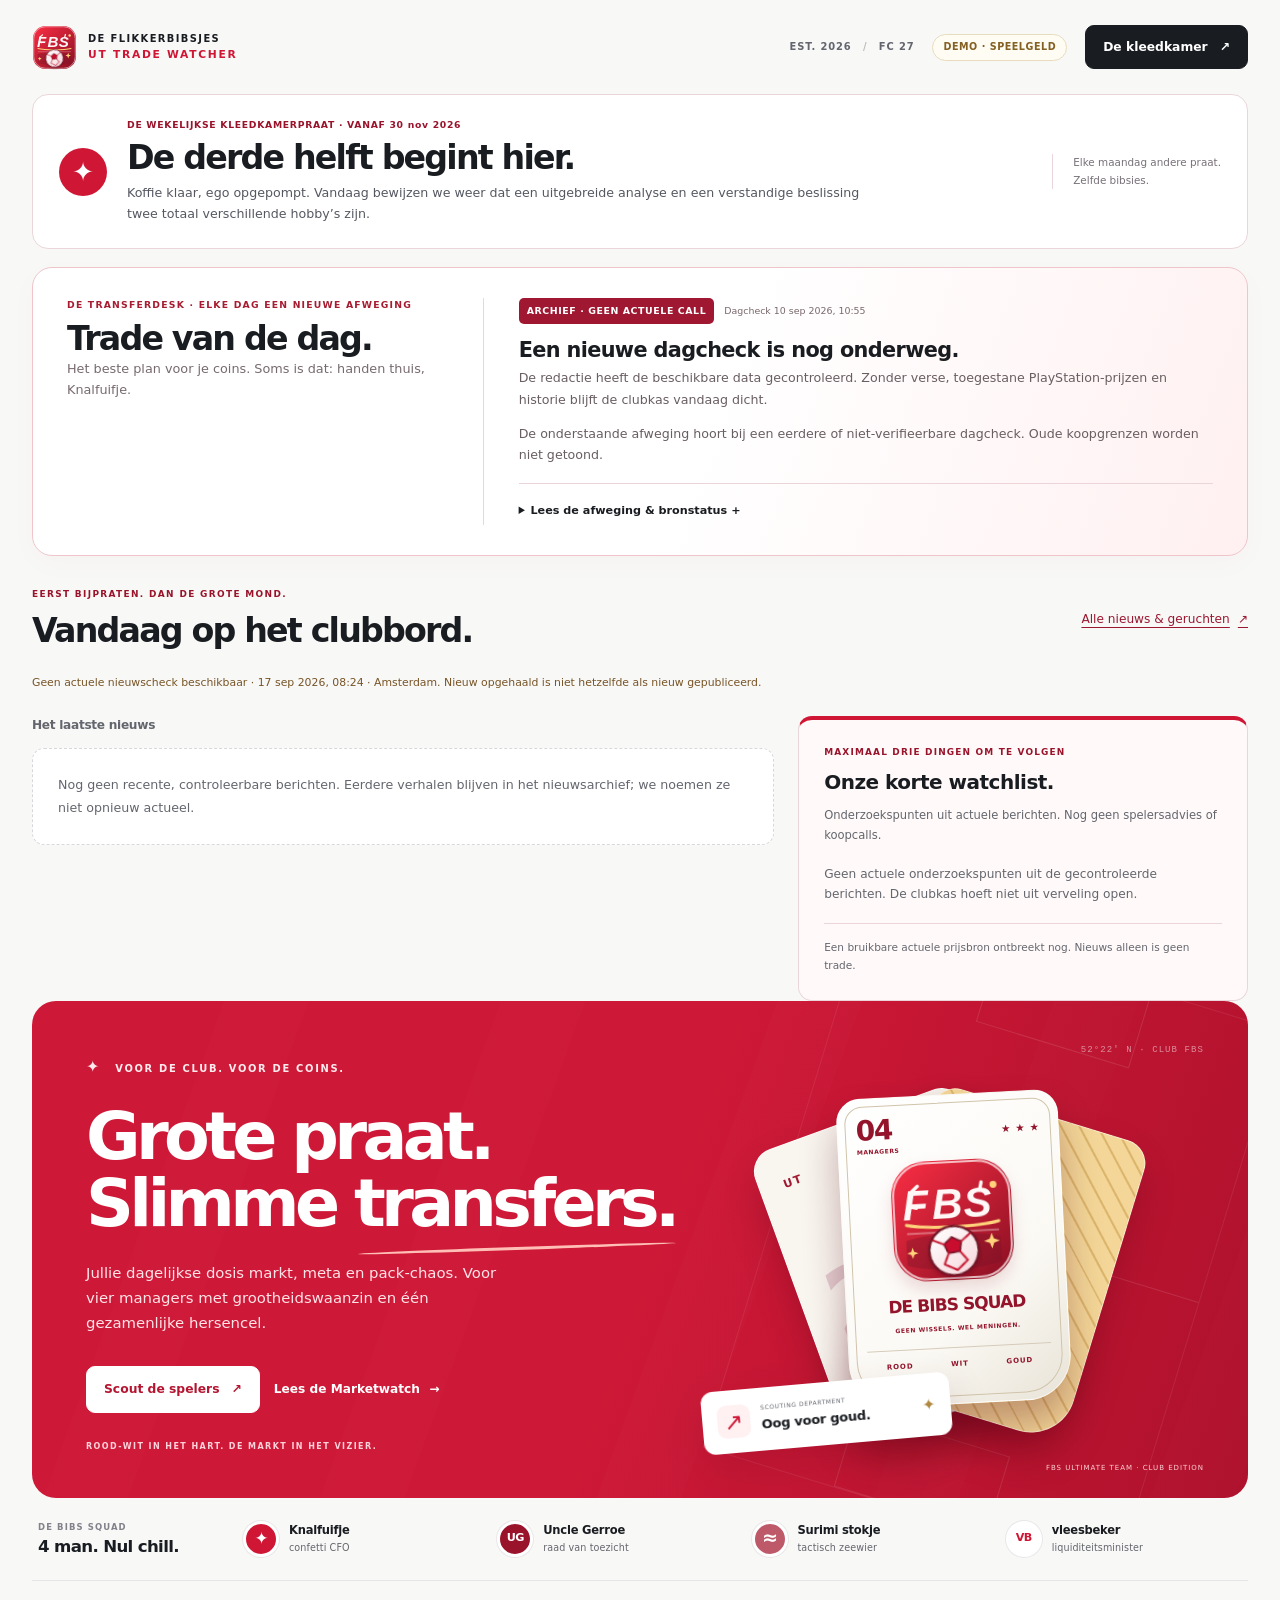
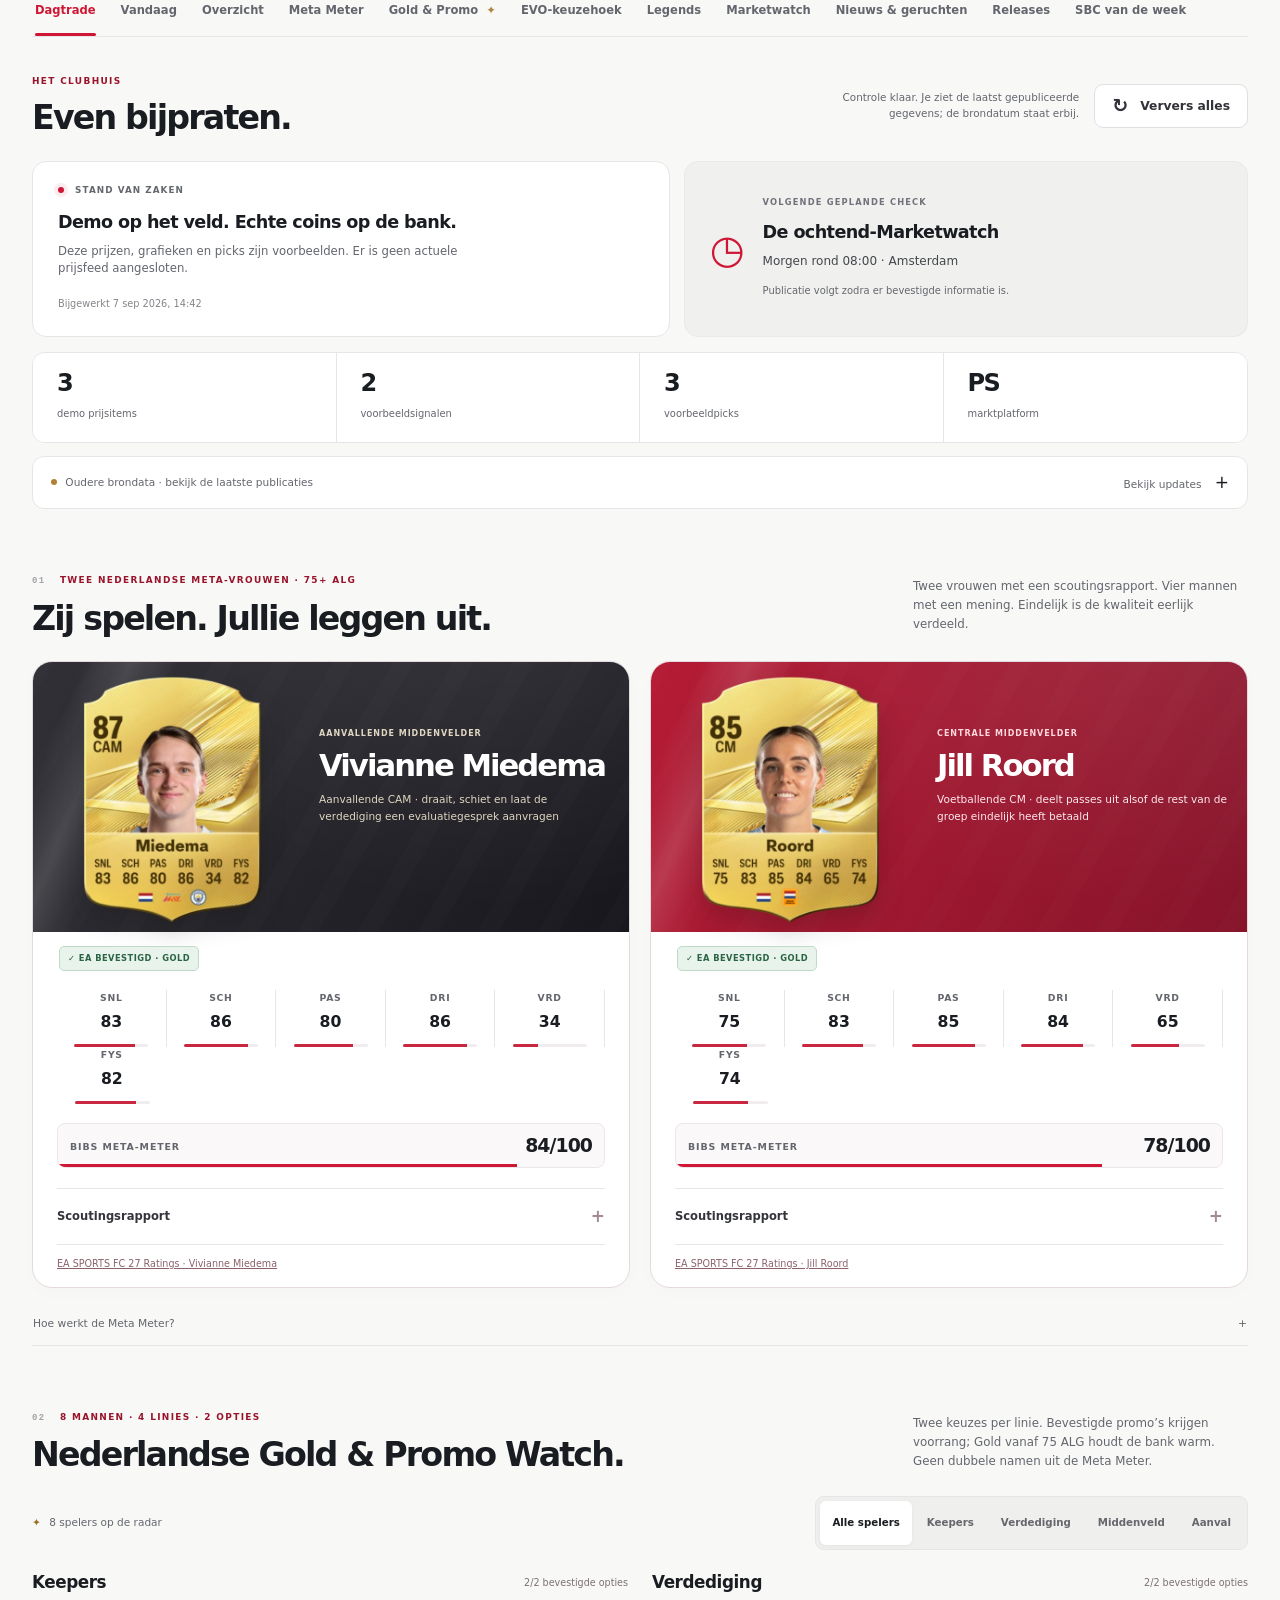
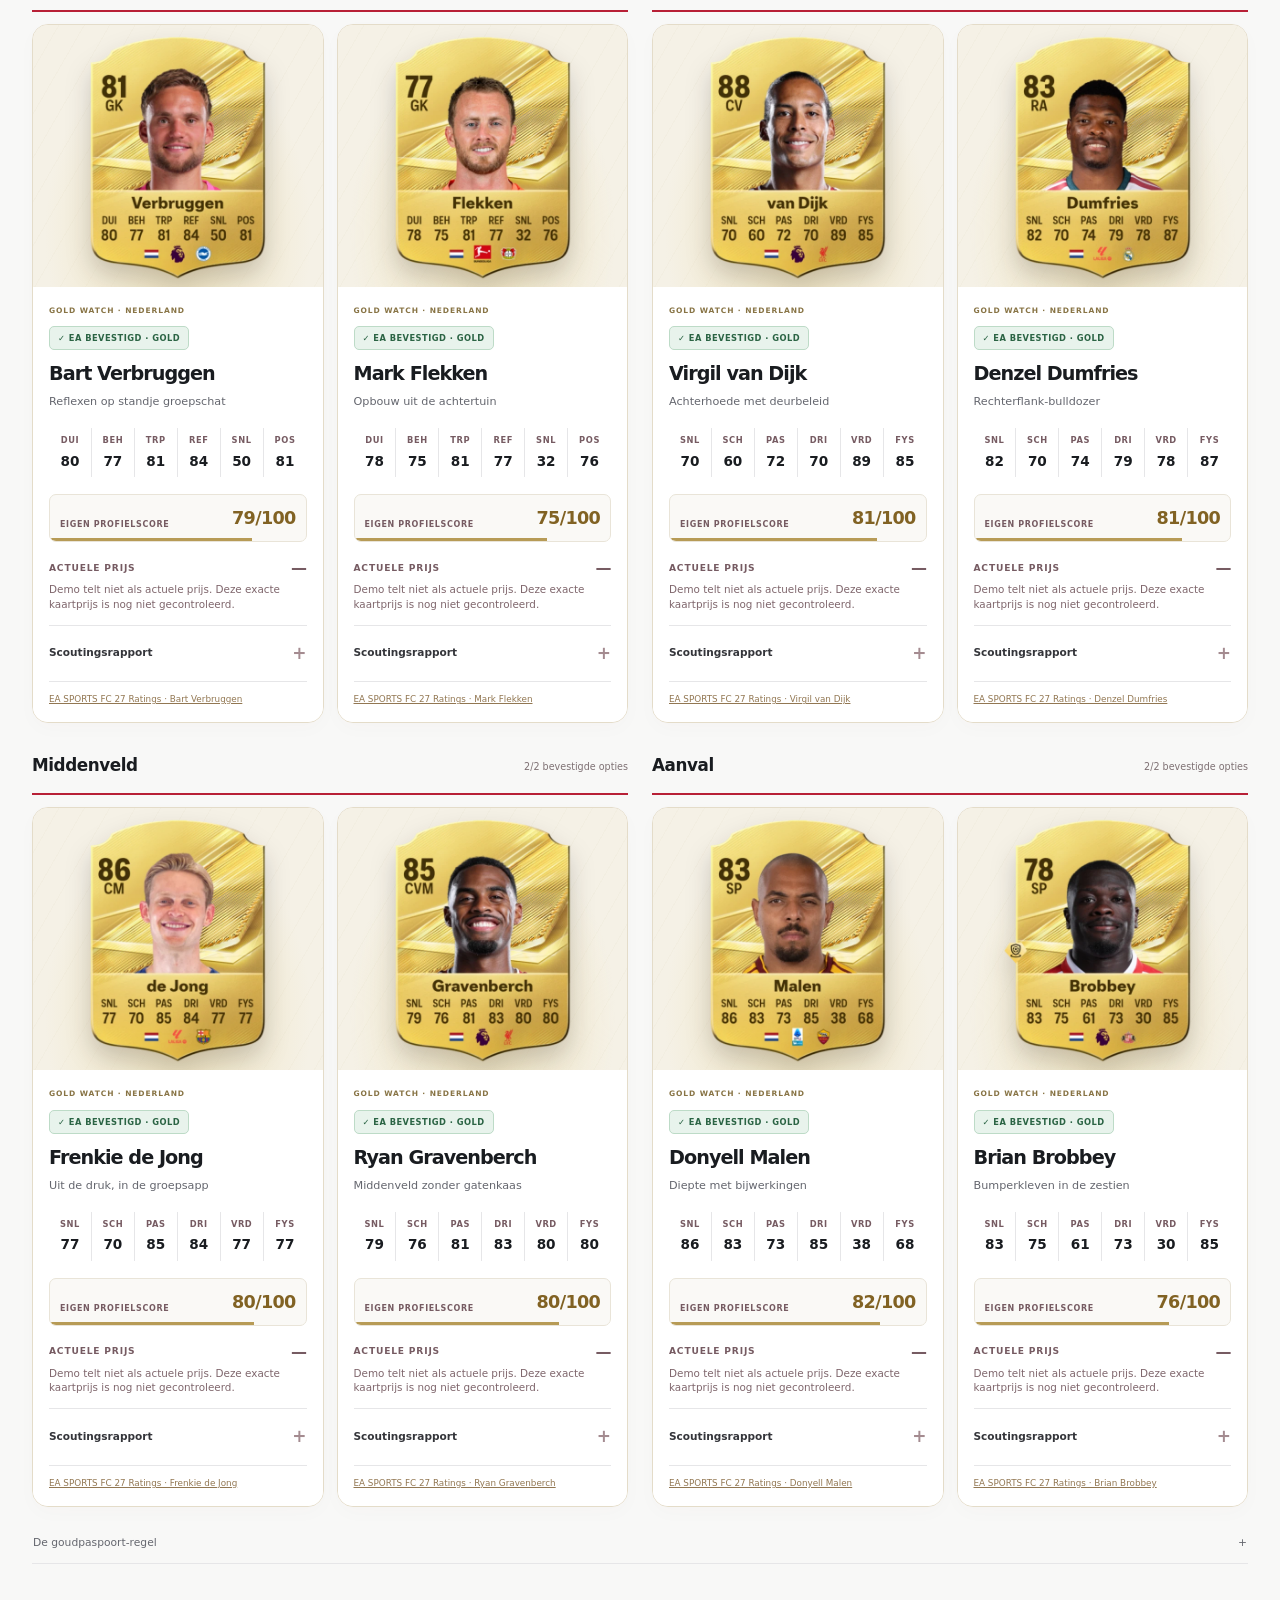
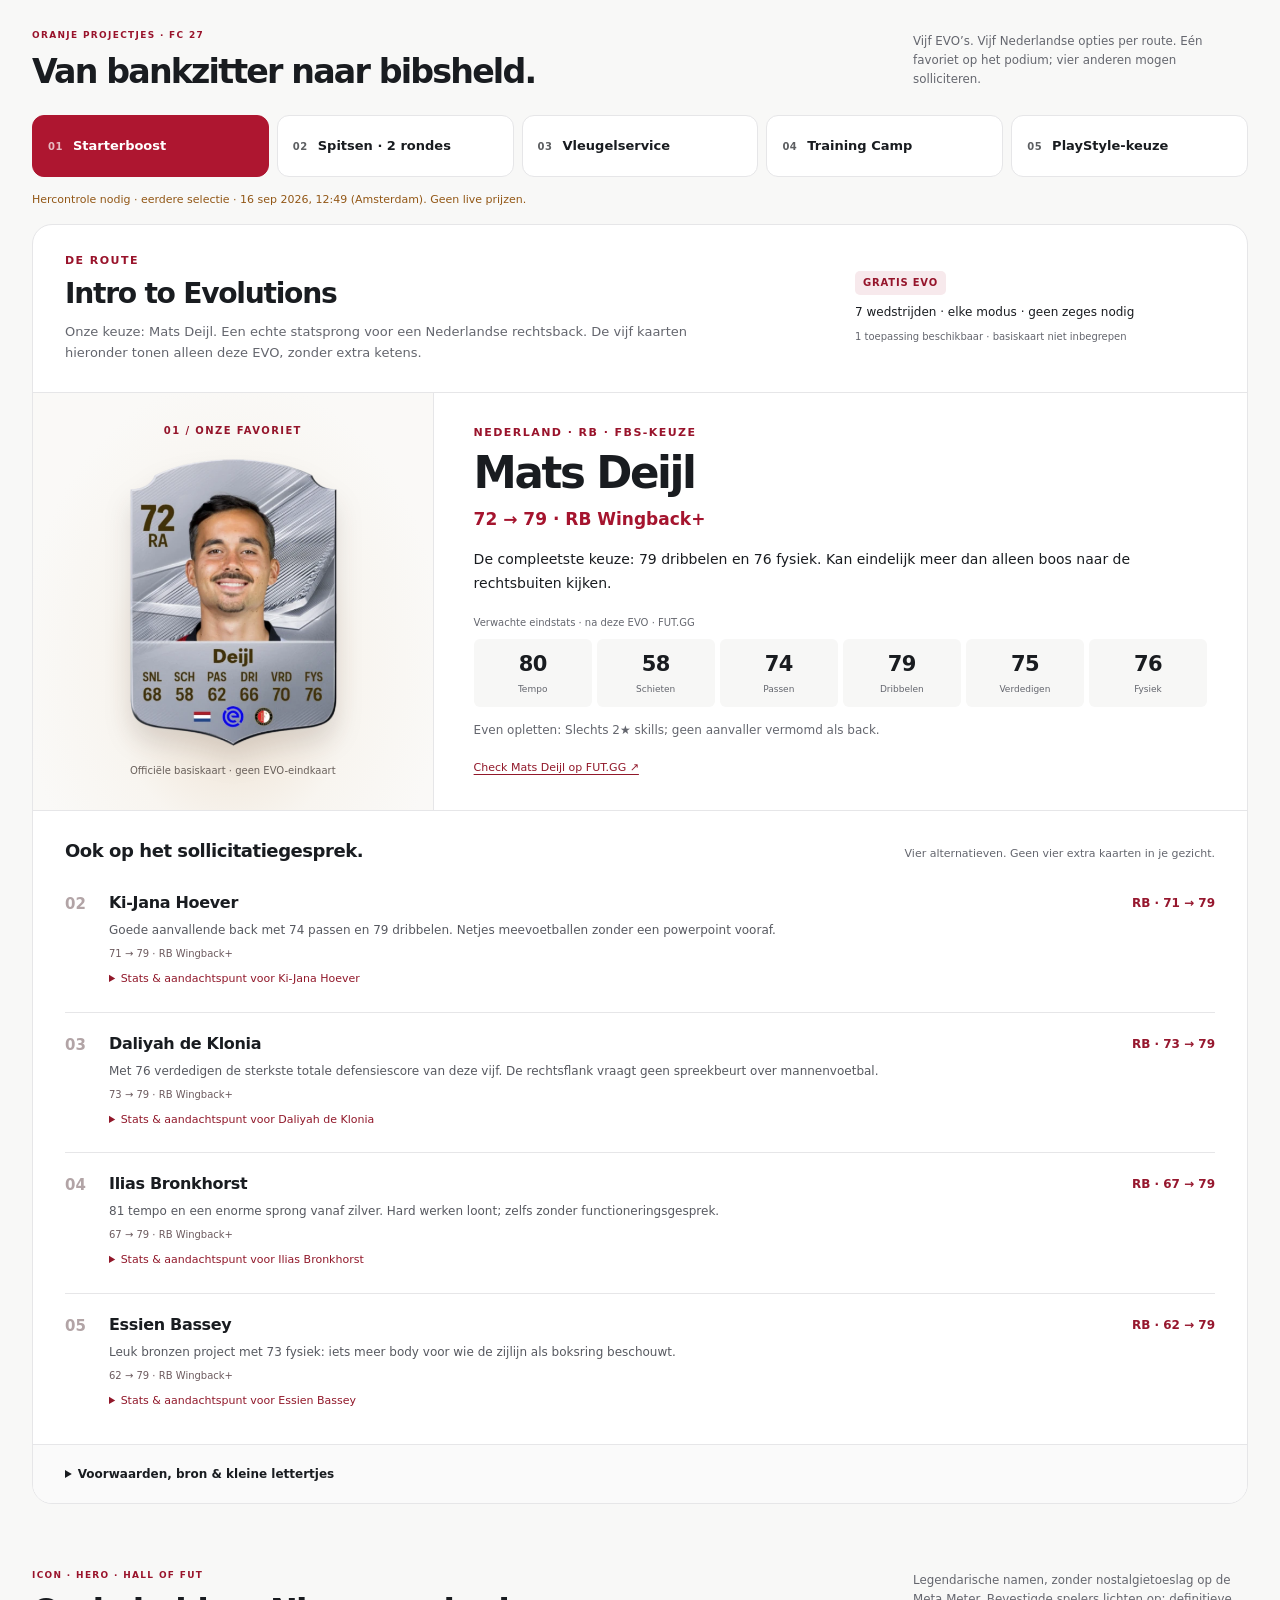
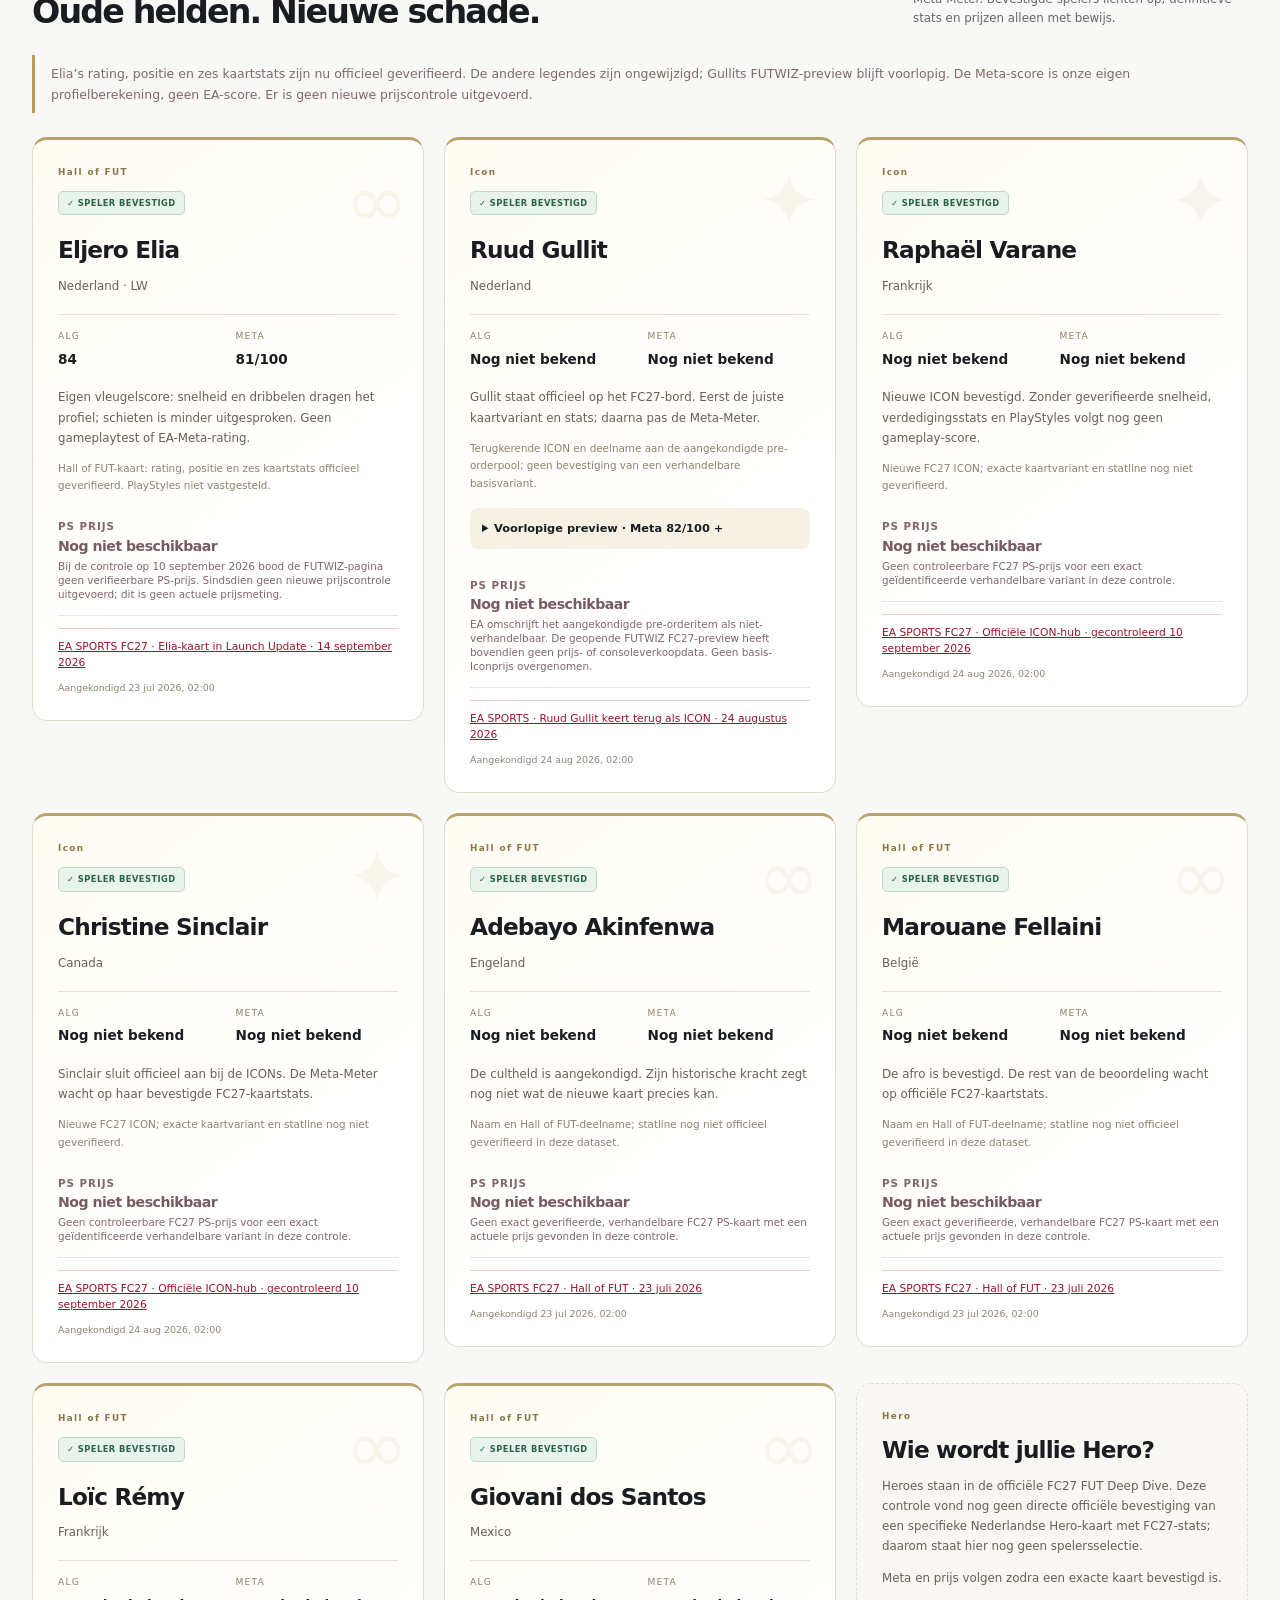
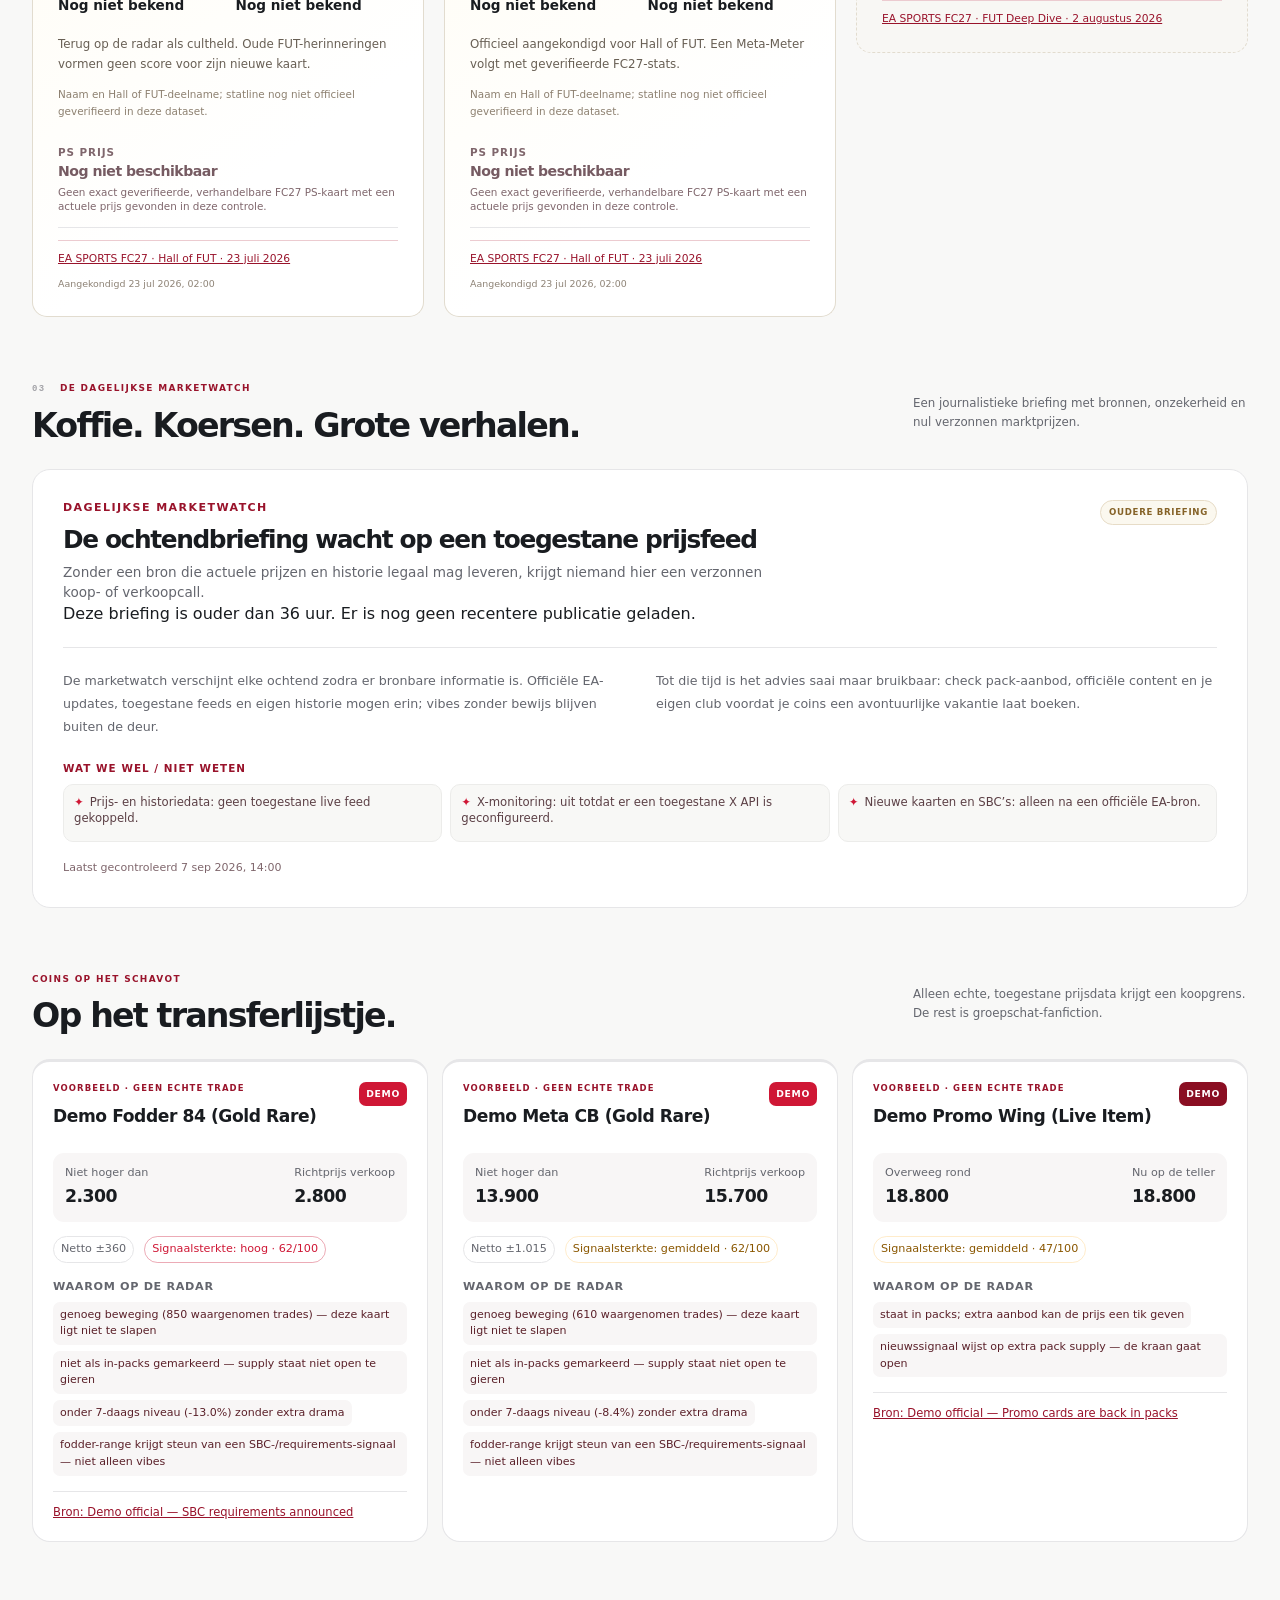
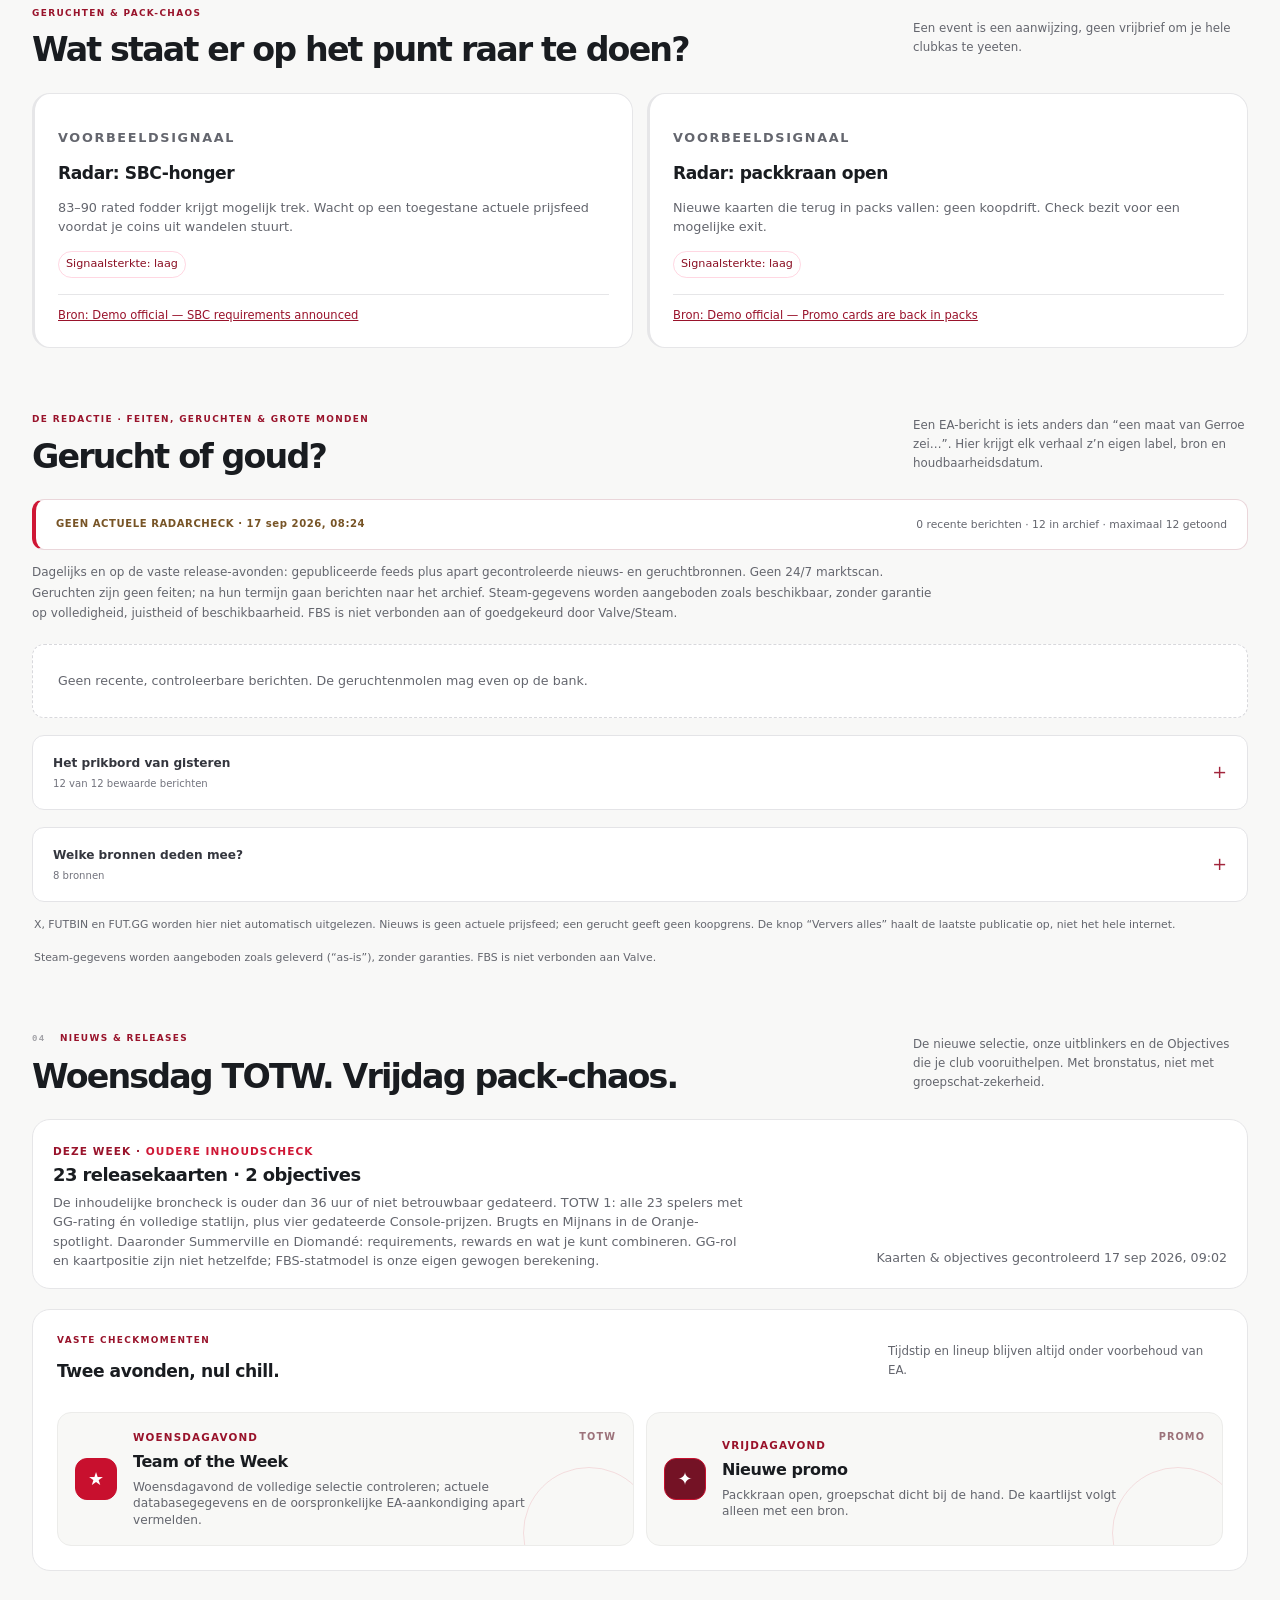
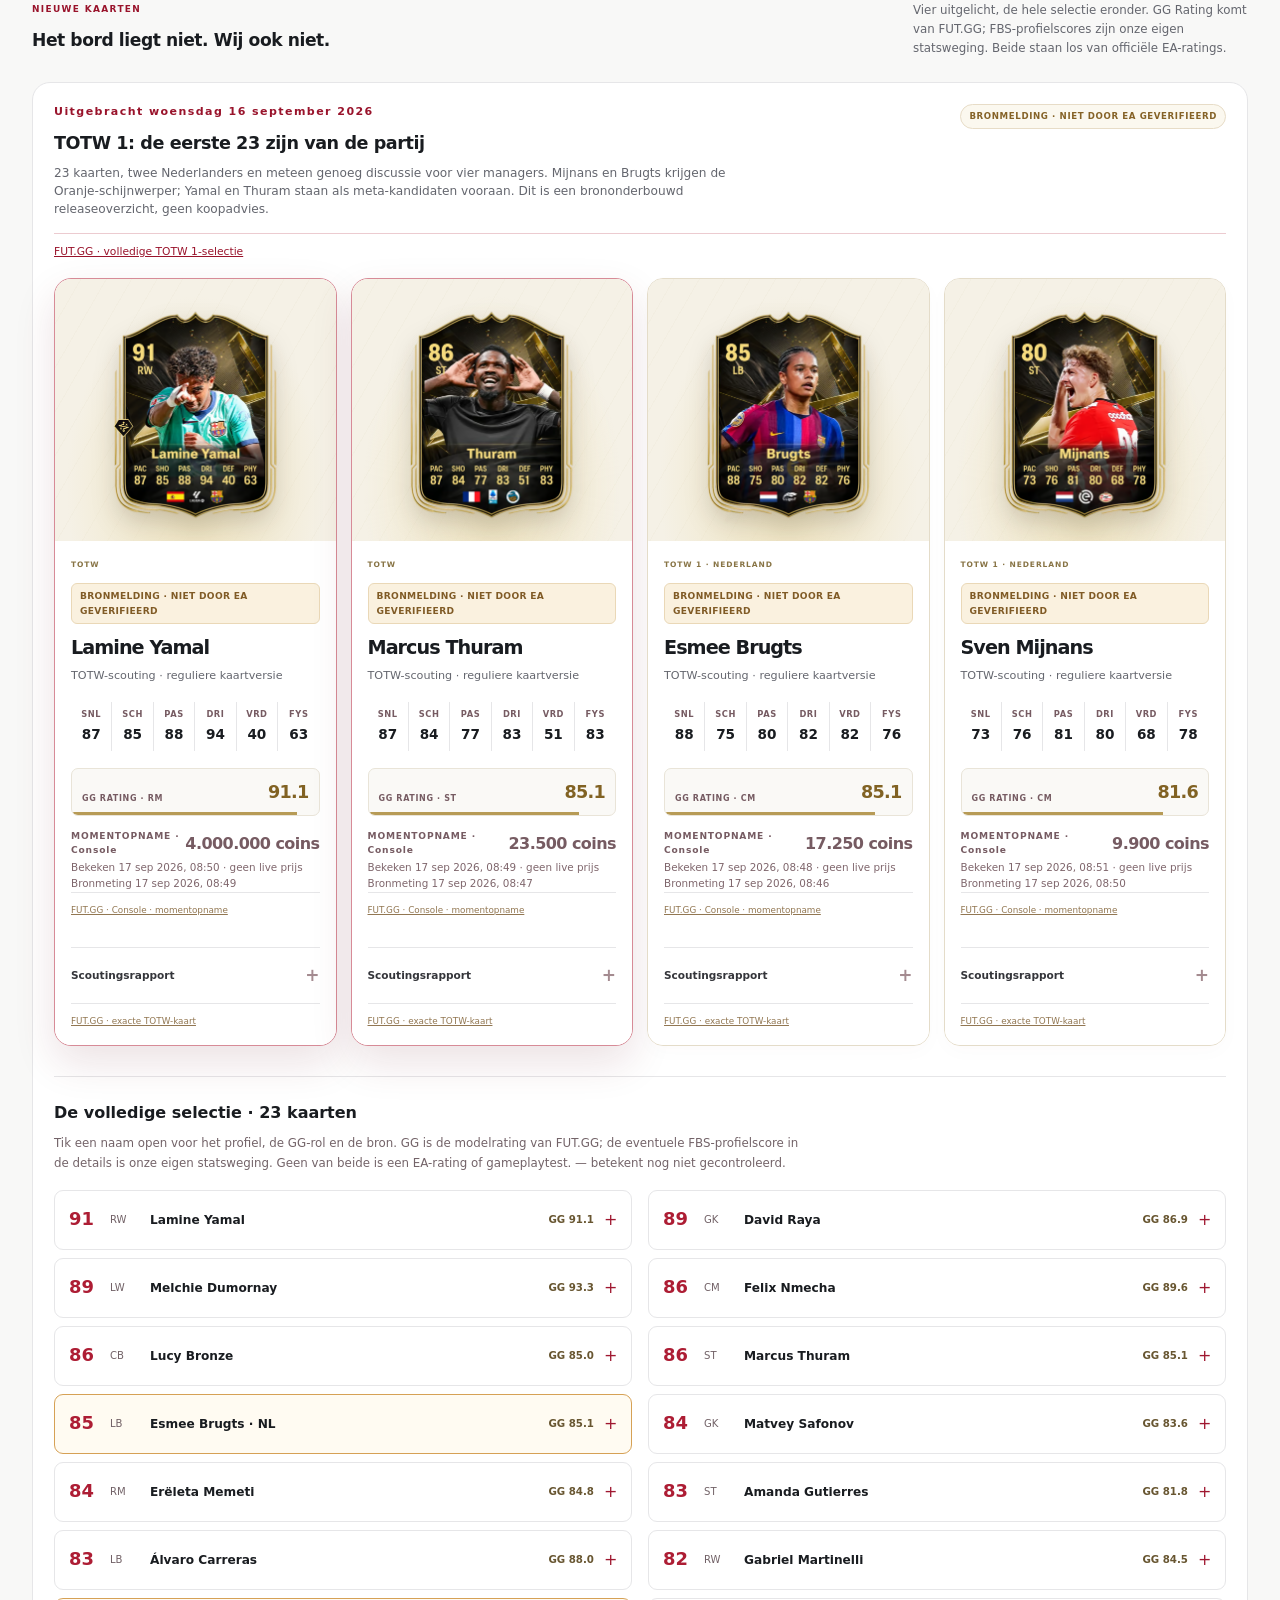
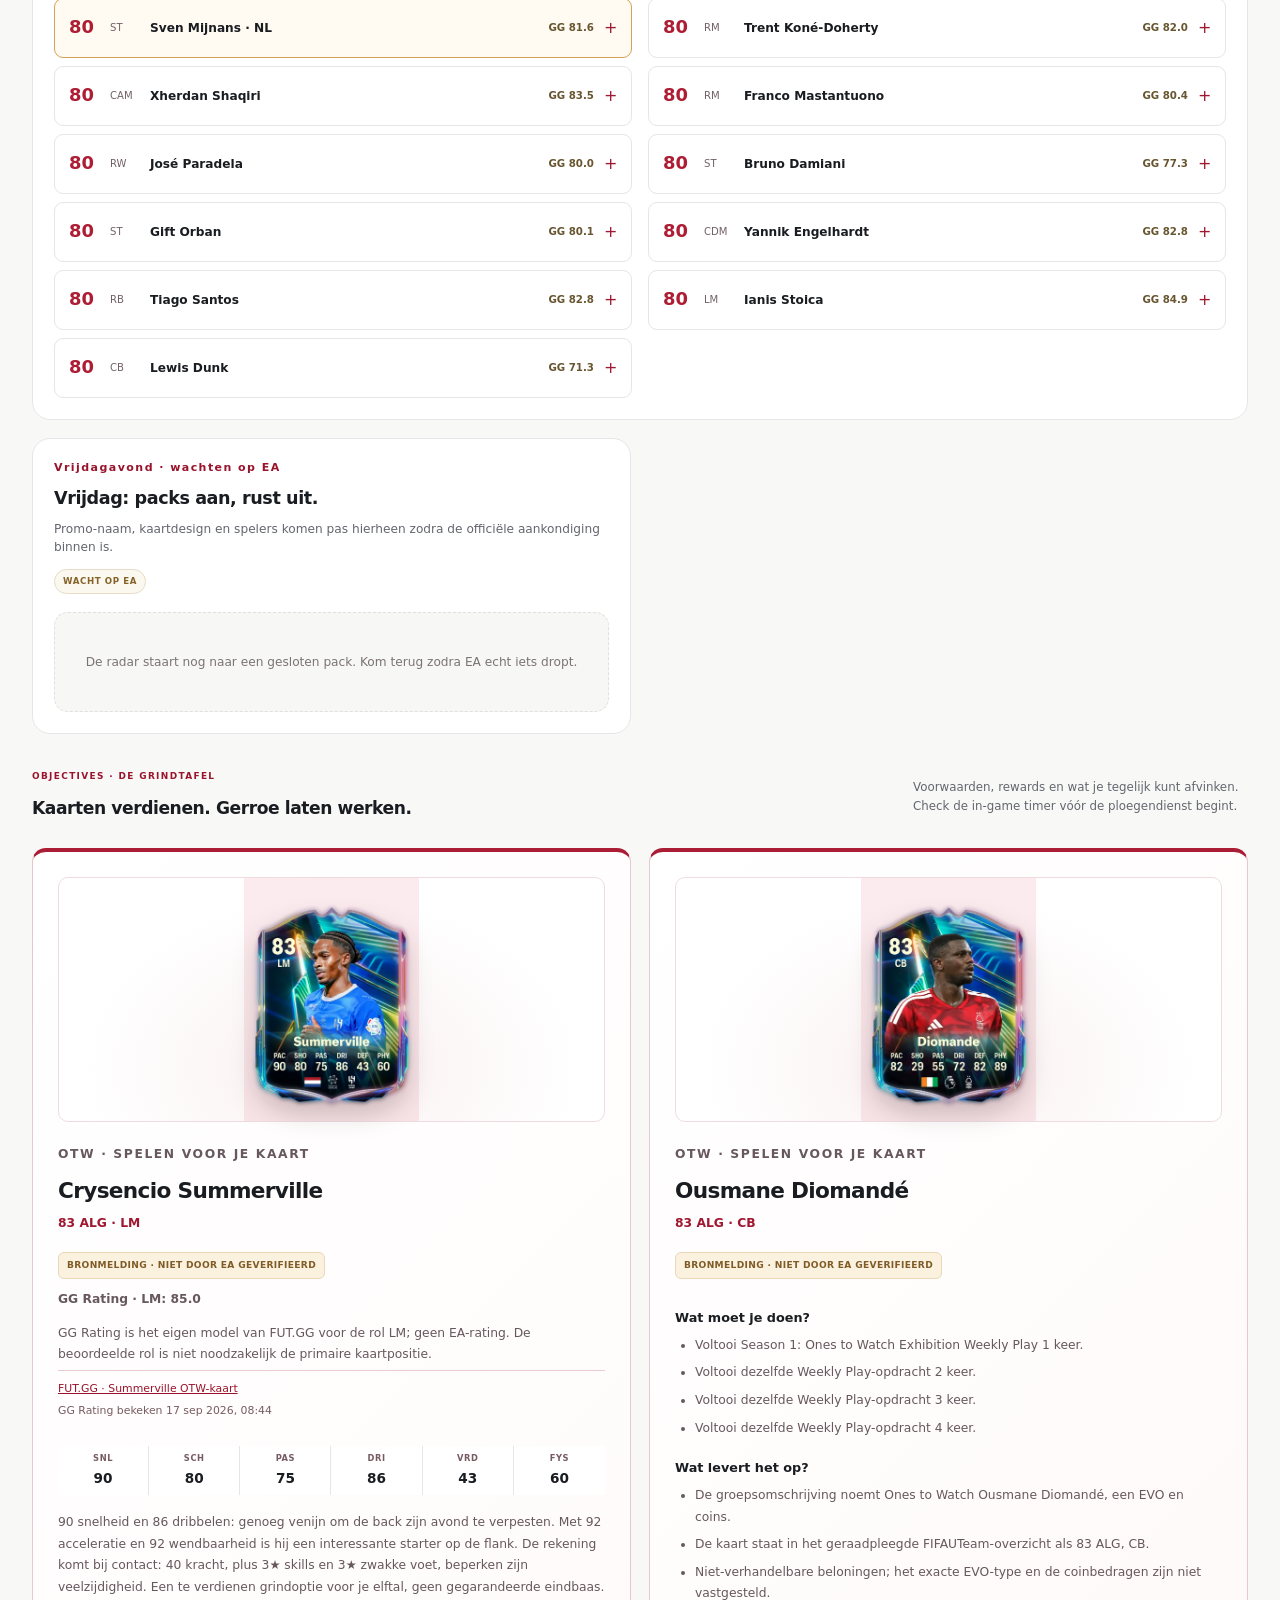
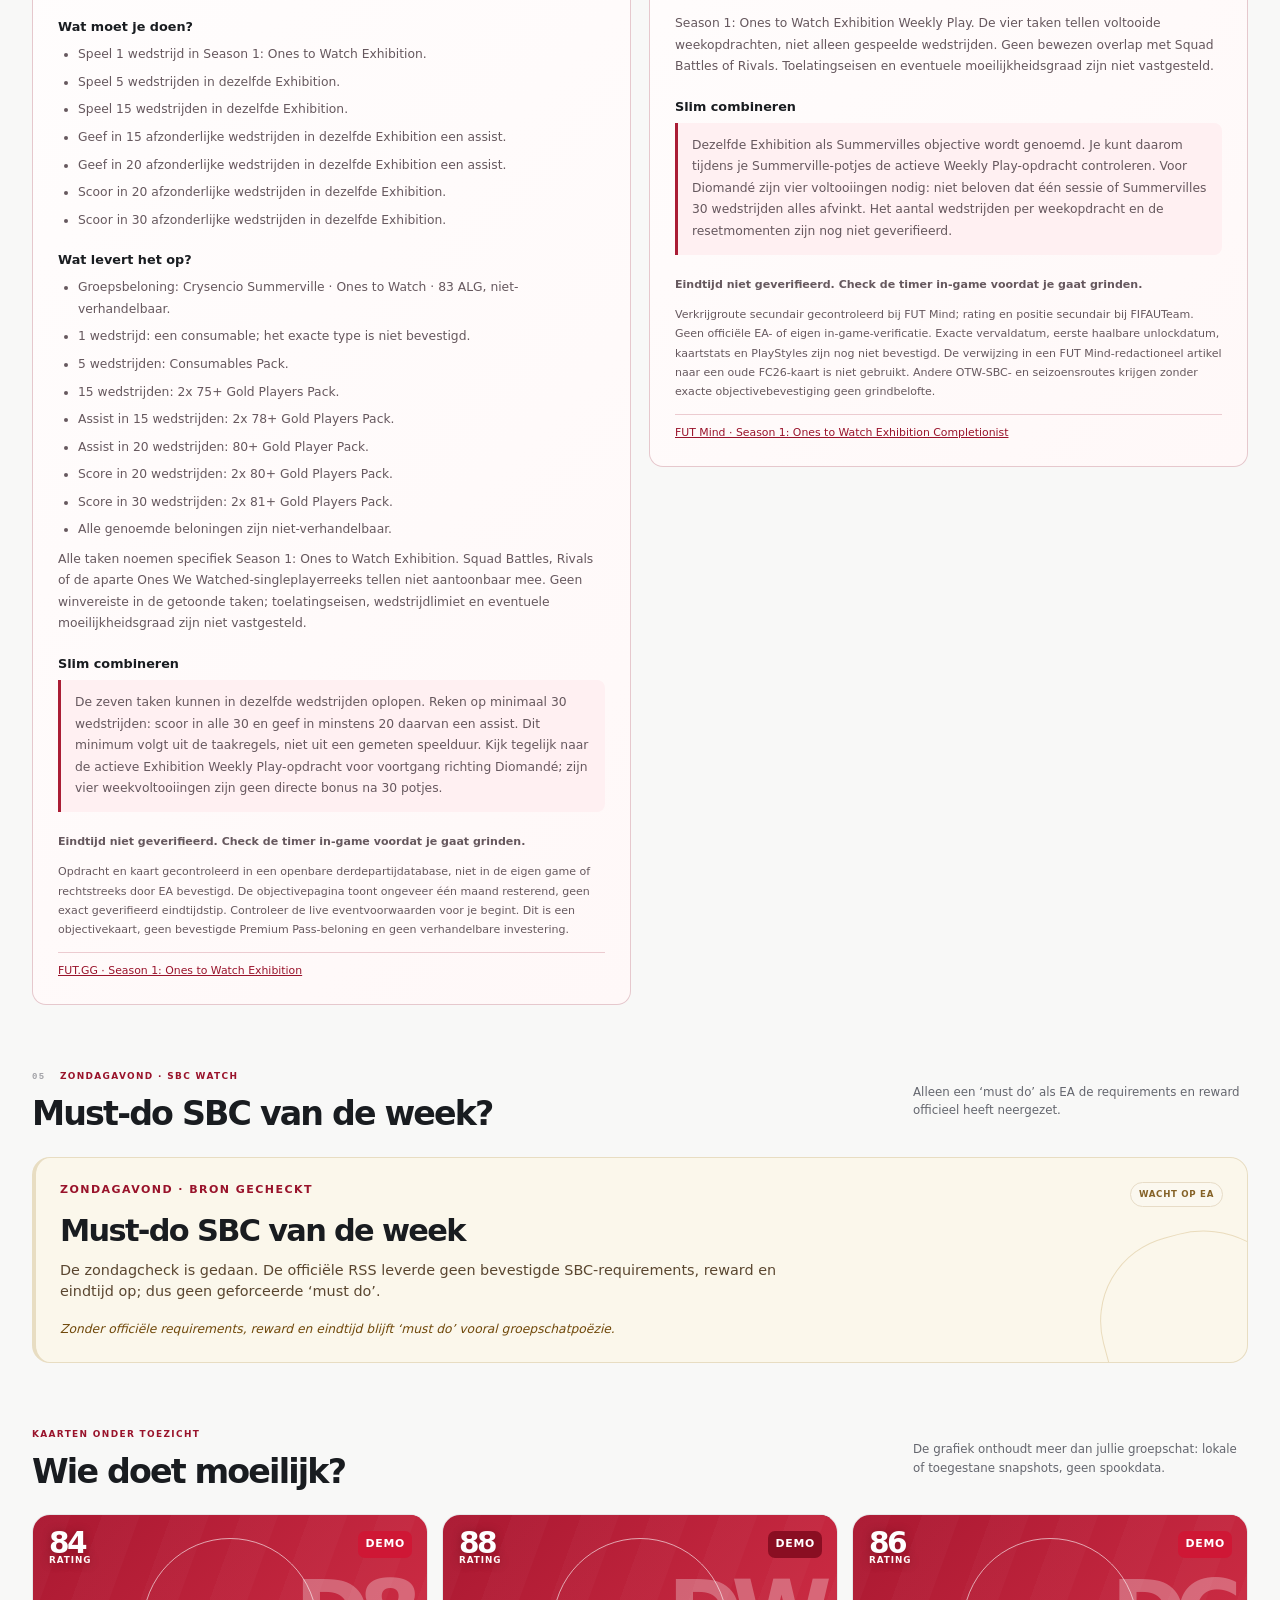
<file: index.html>
<!doctype html>
<html lang="nl">
  <head>
    <meta charset="utf-8">
    <meta name="viewport" content="width=device-width, initial-scale=1">
    <meta name="description" content="de flikkerbibsjes UT Trade watcher: een transparante, dagelijkse UT-watchlist voor prijs- en event-signalen.">
    <meta name="theme-color" content="#8f101b">
    <title>de flikkerbibsjes UT Trade watcher</title>
    <link rel="icon" href="favicon.svg" type="image/svg+xml">
    <link rel="stylesheet" href="styles.css">
    <link rel="stylesheet" href="dashboard.css?v=release-card-art-1">
    <link rel="stylesheet" href="radar.css?v=bibs-briefing-1">
    <link rel="stylesheet" href="evolutions.css?v=evo-lab-1">
  </head>
  <body data-page="dashboard">
    <a class="skip-link" href="#club-dashboard">Direct naar het dashboard</a>
    <main class="shell">
      <header class="topbar">
        <a class="brand" href="./" aria-label="de flikkerbibsjes UT Trade watcher startpagina">
          <img class="brand-logo" src="logo.svg" width="42" height="42" alt="">
          <span class="brand-copy"><span>DE FLIKKERBIBSJES</span><strong>UT TRADE WATCHER</strong></span>
        </a>
        <div class="topbar-actions">
          <span class="club-edition">EST. 2026 <span aria-hidden="true">/</span> FC 27</span>
          <span id="mode-badge" class="badge">Laden…</span>
          <a class="button button-discord" href="discord.html">De kleedkamer <span aria-hidden="true">↗</span></a>
        </div>
      </header>

      <aside class="bibs-welcome" aria-labelledby="bibs-welcome-title">
        <span class="bibs-welcome-mark" aria-hidden="true">✦</span>
        <div><p id="bibs-welcome-label" class="kicker">DE WEKELIJKSE KLEEDKAMERPRAAT</p><h2 id="bibs-welcome-title">Welkom terug, bibsies.</h2><p id="bibs-welcome-copy">Vier managers, één kleedkamer en meer praatjes dan prijzen. Schuif aan.</p></div>
        <span class="bibs-welcome-note">Elke maandag andere praat.<br>Zelfde bibsies.</span>
      </aside>

      <section id="trade-of-day" class="daily-trade section" aria-labelledby="daily-trade-title">
        <div class="daily-trade-heading"><p class="kicker">DE TRANSFERDESK · ELKE DAG EEN NIEUWE AFWEGING</p><h2 id="daily-trade-title">Trade van de dag.</h2><p>Het beste plan voor je coins. Soms is dat: handen thuis, Knalfuifje.</p></div>
        <div id="daily-trade-card" aria-live="polite"><p>De transferdesk haalt de laatste dagcheck op…</p></div>
      </section>

      <section id="today-briefing" class="section today-briefing" aria-labelledby="today-briefing-title">
        <div class="section-head"><div><p class="kicker">EERST BIJPRATEN. DAN DE GROTE MOND.</p><h2 id="today-briefing-title">Vandaag op het clubbord.</h2></div><a class="briefing-more" href="#rumour-radar">Alle nieuws &amp; geruchten <span aria-hidden="true">↗</span></a></div>
        <p id="briefing-status" class="briefing-status" role="status">De laatste gepubliceerde nieuwscheck wordt opgehaald…</p>
        <div class="briefing-columns">
          <div><h3 class="briefing-column-title">Het laatste nieuws</h3><div id="briefing-news" class="briefing-news"><p class="radar-empty">De redactie haalt de berichten op.</p></div></div>
          <aside class="briefing-watch" aria-labelledby="briefing-watch-title"><p class="kicker">MAXIMAAL DRIE DINGEN OM TE VOLGEN</p><h3 id="briefing-watch-title">Onze korte watchlist.</h3><p class="briefing-watch-intro">Onderzoekspunten uit actuele berichten. Nog geen spelersadvies of koopcalls.</p><ol id="briefing-watchlist" class="briefing-watchlist"><li>We wachten op controleerbare berichten.</li></ol><p class="briefing-watch-note">Een bruikbare actuele prijsbron ontbreekt nog. Nieuws alleen is geen trade.</p></aside>
        </div>
      </section>

      <section class="hero" aria-labelledby="page-title">
        <div class="hero-copy">
          <p class="kicker hero-kicker"><span aria-hidden="true">✦</span> VOOR DE CLUB. VOOR DE COINS.</p>
          <h1 id="page-title">Grote praat.<br>Slimme <em>transfers.</em></h1>
          <p class="hero-text">Jullie dagelijkse dosis markt, meta en pack-chaos. Voor vier managers met grootheidswaanzin en één gezamenlijke hersencel.</p>
          <div class="hero-actions">
            <a class="button hero-primary" href="#meta-watch">Scout de spelers <span aria-hidden="true">↗</span></a>
            <a class="hero-link" href="#marketwatch">Lees de Marketwatch <span aria-hidden="true">→</span></a>
          </div>
          <p class="hero-footnote">ROOD-WIT IN HET HART. DE MARKT IN HET VIZIER.</p>
        </div>
        <div class="hero-art" aria-hidden="true">
          <div class="pitch-lines"><i></i><b></b></div>
          <span class="hero-coordinate">52°22′ N · CLUB FBS</span>
          <div class="card-deck">
            <div class="collectible collectible-back"><span>UT</span><b>27</b></div>
            <div class="collectible collectible-middle"><span>CLUB LEGENDS</span><b>✦</b></div>
            <div class="collectible collectible-front">
              <div class="collectible-top"><span>04<small>MANAGERS</small></span><span>★ ★ ★</span></div>
              <img src="logo.svg" alt="" width="156" height="156">
              <strong>DE BIBS SQUAD</strong><span class="collectible-sub">GEEN WISSELS. WEL MENINGEN.</span>
              <div class="collectible-bottom"><span>ROOD</span><span>WIT</span><span>GOUD</span></div>
            </div>
          </div>
          <div class="floating-ticket"><span class="ticket-icon">↗</span><div><small>SCOUTING DEPARTMENT</small><strong>Oog voor goud.</strong></div><span>✦</span></div>
          <span class="hero-art-caption">FBS ULTIMATE TEAM · CLUB EDITION</span>
        </div>
      </section>

      <section class="crew-section" aria-labelledby="crew-title">
        <div class="crew-heading">
          <p class="kicker">DE BIBS SQUAD</p>
          <h2 id="crew-title">4 man. Nul chill.</h2>
        </div>
        <ul class="crew-list" role="list">
          <li class="crew-member"><span class="crew-avatar crew-avatar--spark" aria-hidden="true">✦</span><span><strong>Knalfuifje</strong><small>confetti CFO</small></span></li>
          <li class="crew-member"><span class="crew-avatar" aria-hidden="true">UG</span><span><strong>Uncle Gerroe</strong><small>raad van toezicht</small></span></li>
          <li class="crew-member"><span class="crew-avatar crew-avatar--wave" aria-hidden="true">≈</span><span><strong>Surimi stokje</strong><small>tactisch zeewier</small></span></li>
          <li class="crew-member"><span class="crew-avatar crew-avatar--cup" aria-hidden="true">VB</span><span><strong>vleesbeker</strong><small>liquiditeitsminister</small></span></li>
        </ul>
      </section>

      <nav class="section-nav" aria-label="Dashboardonderdelen">
        <a class="is-active" href="#trade-of-day" aria-current="location">Dagtrade</a>
        <a href="#today-briefing">Vandaag</a>
        <a href="#club-dashboard">Overzicht</a>
        <a href="#meta-watch">Meta Meter</a>
        <a href="#dutch-gold">Gold &amp; Promo <span aria-hidden="true">✦</span></a>
        <a href="#evo-lab">EVO-keuzehoek</a>
        <a href="#legends-watch">Legends</a>
        <a href="#marketwatch">Marketwatch</a>
        <a href="#rumour-radar">Nieuws &amp; geruchten</a>
        <a href="#release-radar">Releases</a>
        <a href="#sbc-week">SBC van de week</a>
      </nav>

      <section id="club-dashboard" class="section update-hub" aria-labelledby="dashboard-title">
        <div class="section-head">
          <div><p class="kicker">HET CLUBHUIS</p><h2 id="dashboard-title">Even bijpraten.</h2></div>
          <div class="refresh-controls"><span id="refresh-feedback" role="status">Automatisch elke 5 min.</span><button id="refresh-button" class="button button-secondary" type="button">Ververs alles</button></div>
        </div>
        <div class="update-overview">
          <aside class="status-card" aria-label="Marktstatus">
            <p class="panel-label"><span class="pulse" aria-hidden="true"></span> STAND VAN ZAKEN</p>
            <h3 id="status-title">De radar warmt op</h3>
            <p id="status-detail">De laatste gepubliceerde gegevens worden opgehaald.</p>
            <span id="updated-at" class="updated-at">Data laden…</span>
          </aside>
          <aside class="next-check-card" aria-label="Volgende geplande broncheck">
            <span class="next-check-icon" aria-hidden="true">◷</span>
            <div><p class="kicker">VOLGENDE GEPLANDE CHECK</p><h3 id="next-check">Marketwatch</h3><p id="next-check-time">Dagelijks rond 08:00 · Amsterdam</p><small>Publicatie volgt zodra er bevestigde informatie is.</small></div>
          </aside>
        </div>
        <section id="metrics" class="metrics" aria-label="Overzicht"></section>
        <details class="updates-details">
          <summary><span><span class="status-dot" aria-hidden="true"></span> <span id="update-summary">Bronstatus laden…</span></span><span>Bekijk updates <b aria-hidden="true">+</b></span></summary>
          <div id="updates-grid" class="updates-grid"></div>
          <p class="updates-explanation">Verversen haalt de laatste publicatie op. Nieuws en prijsgegevens kunnen ouder zijn; hieronder zie je de brondata per onderdeel.</p>
        </details>
      </section>

      <section id="meta-watch" class="section meta-watch-section" aria-labelledby="meta-watch-title">
        <div class="section-head">
          <div><p class="kicker"><span class="section-number">01</span> TWEE NEDERLANDSE META-VROUWEN · 75+ ALG</p><h2 id="meta-watch-title">Zij spelen. Jullie leggen uit.</h2></div>
          <p>Twee vrouwen met een scoutingsrapport. Vier mannen met een mening. Eindelijk is de kwaliteit eerlijk verdeeld.</p>
        </div>
        <div id="meta-watch-grid" class="football-card-grid" aria-live="polite"></div>
        <details class="method-disclosure"><summary>Hoe werkt de Meta Meter? <span aria-hidden="true">+</span></summary><aside id="meta-watch-method" class="meta-method" hidden></aside></details>
      </section>

      <section id="dutch-gold" class="section dutch-gold-section" aria-labelledby="dutch-gold-title">
        <div class="section-head">
          <div><p class="kicker"><span class="section-number">02</span> 8 MANNEN · 4 LINIES · 2 OPTIES</p><h2 id="dutch-gold-title">Nederlandse Gold &amp; Promo Watch.</h2></div>
          <p>Twee keuzes per linie. Bevestigde promo’s krijgen voorrang; Gold vanaf 75 ALG houdt de bank warm. Geen dubbele namen uit de Meta Meter.</p>
        </div>
        <div class="gold-toolbar"><p><span class="gold-star" aria-hidden="true">✦</span> <span id="gold-count">De scouts zijn onderweg…</span></p><div class="filter-group" role="group" aria-label="Filter Gold en Promo Watch op linie"><button type="button" class="filter-button is-active" data-position="all" aria-pressed="true">Alle spelers</button><button type="button" class="filter-button" data-position="goalkeeper" aria-pressed="false">Keepers</button><button type="button" class="filter-button" data-position="defense" aria-pressed="false">Verdediging</button><button type="button" class="filter-button" data-position="midfield" aria-pressed="false">Middenveld</button><button type="button" class="filter-button" data-position="attack" aria-pressed="false">Aanval</button></div></div>
        <div id="dutch-gold-grid" class="dutch-gold-grid" aria-live="polite"></div>
        <p id="gold-filter-empty" class="empty" hidden>Geen spelers op deze positie in de huidige Gold Watch. De scout is nog niet klaar met z’n broodje.</p>
        <details class="method-disclosure"><summary>De goudpaspoort-regel <span aria-hidden="true">+</span></summary><aside id="dutch-gold-rule" class="release-rule" hidden></aside></details>
      </section>

      <section id="evo-lab" class="section evo-section" aria-labelledby="evo-title">
        <div class="section-head"><div><p class="kicker">ORANJE PROJECTJES · FC 27</p><h2 id="evo-title">Van bankzitter naar bibsheld.</h2></div><p>Vijf EVO’s. Vijf Nederlandse opties per route. Eén favoriet op het podium; vier anderen mogen solliciteren.</p></div>
        <div id="evo-controls" class="evo-controls" role="group" aria-label="Kies een EVO"></div>
        <p id="evo-status" class="evo-status" role="status">De EVO-scout haalt zijn shortlist op…</p>
        <div id="evo-panel" class="evo-panel" aria-label="Geselecteerde EVO"><p class="evo-loading">Even de trainingshesjes zoeken. De vijf routes worden geladen.</p></div>
        <noscript><p>Schakel JavaScript in voor de vijf EVO-shortlists, kaartvoorbeelden en bronlinks.</p></noscript>
      </section>

      <section id="legends-watch" class="section legends-section" aria-labelledby="legends-title">
        <div class="section-head"><div><p class="kicker">ICON · HERO · HALL OF FUT</p><h2 id="legends-title">Oude helden. Nieuwe schade.</h2></div><p>Legendarische namen, zonder nostalgietoeslag op de Meta Meter. Bevestigde spelers lichten op; definitieve stats en prijzen alleen met bewijs.</p></div>
        <p id="legends-notice" class="legend-notice"></p>
        <div id="legends-grid" class="legends-grid" aria-live="polite"></div>
      </section>

      <section id="marketwatch" class="section marketwatch-section" aria-labelledby="marketwatch-title">
        <div class="section-head">
          <div>
            <p class="kicker"><span class="section-number">03</span> DE DAGELIJKSE MARKETWATCH</p>
            <h2 id="marketwatch-title">Koffie. Koersen. Grote verhalen.</h2>
          </div>
          <p>Een journalistieke briefing met bronnen, onzekerheid en nul verzonnen marktprijzen.</p>
        </div>
        <div id="marketwatch-card" class="marketwatch-card" aria-live="polite"></div>
      </section>

      <section id="picks" class="section" aria-labelledby="picks-title">
        <div class="section-head">
          <div>
            <p class="kicker">COINS OP HET SCHAVOT</p>
            <h2 id="picks-title">Op het transferlijstje.</h2>
          </div>
          <p>Alleen echte, toegestane prijsdata krijgt een koopgrens. De rest is groepschat-fanfiction.</p>
        </div>
        <div id="picks-grid" class="pick-grid"></div>
      </section>

      <section class="section" aria-labelledby="watch-title">
        <div class="section-head">
          <div>
            <p class="kicker">GERUCHTEN &amp; PACK-CHAOS</p>
            <h2 id="watch-title">Wat staat er op het punt raar te doen?</h2>
          </div>
          <p>Een event is een aanwijzing, geen vrijbrief om je hele clubkas te yeeten.</p>
        </div>
        <div id="watch-grid" class="watch-grid"></div>
      </section>

      <section id="rumour-radar" class="section rumour-radar" aria-labelledby="rumour-radar-title">
        <div class="section-head">
          <div><p class="kicker">DE REDACTIE · FEITEN, GERUCHTEN &amp; GROTE MONDEN</p><h2 id="rumour-radar-title">Gerucht of goud?</h2></div>
          <p>Een EA-bericht is iets anders dan “een maat van Gerroe zei…”. Hier krijgt elk verhaal z’n eigen label, bron en houdbaarheidsdatum.</p>
        </div>
        <div class="radar-overview"><p id="radar-status" class="radar-status" role="status">De laatste gepubliceerde radar ophalen…</p><p id="radar-count" class="radar-count"></p></div>
        <p id="radar-notice" class="radar-notice">Geplande controles van toegestane bronnen; geen continue of volledige internetmonitor.</p>
        <div id="radar-grid" class="radar-grid"><p class="radar-empty">De bronnen liggen op de redactietafel. Nog geen actueel signaal geladen.</p></div>
        <details id="radar-archive" class="radar-archive" hidden>
          <summary><span>Het prikbord van gisteren<small id="radar-archive-count">Archief · geen actuele signalen</small></span></summary>
          <div id="radar-archive-grid" class="radar-grid"></div>
        </details>
        <details class="radar-sources">
          <summary><span>Welke bronnen deden mee?<small id="radar-source-count">Bronstatus laden…</small></span></summary>
          <p id="radar-editorial-note" class="radar-editorial-note">De hercontrolegrens is onze controletermijn, niet een deadline van EA.</p>
          <div id="radar-sources-grid" class="radar-source-grid"></div>
        </details>
        <p class="radar-limit-note">X, FUTBIN en FUT.GG worden hier niet automatisch uitgelezen. Nieuws is geen actuele prijsfeed; een gerucht geeft geen koopgrens. De knop “Ververs alles” haalt de laatste publicatie op, niet het hele internet.</p>
        <p class="radar-limit-note">Steam-gegevens worden aangeboden zoals geleverd (“as-is”), zonder garanties. FBS is niet verbonden aan Valve.</p>
      </section>

      <section id="release-radar" class="section release-radar-section" aria-labelledby="release-radar-title">
        <div class="section-head">
          <div>
            <p class="kicker"><span class="section-number">04</span> NIEUWS &amp; RELEASES</p>
            <h2 id="release-radar-title">Woensdag TOTW. Vrijdag pack-chaos.</h2>
          </div>
          <p>De nieuwe selectie, onze uitblinkers en de Objectives die je club vooruithelpen. Met bronstatus, niet met groepschat-zekerheid.</p>
        </div>
        <aside class="release-status" aria-live="polite">
          <div>
            <p class="panel-label">DEZE WEEK · <span id="news-mode">PLANNER · BRONNEN NODIG</span></p>
            <strong id="news-status-title">De radar staat aan</strong>
            <p id="news-status-detail">Kaarten, Objectives en hun bronstatus worden geladen.</p>
          </div>
          <span id="news-updated" class="updated-at">Release-radar laden…</span>
        </aside>
        <div class="release-calendar" aria-labelledby="calendar-title">
          <div class="section-head">
            <div>
              <p class="kicker">VASTE CHECKMOMENTEN</p>
              <h3 id="calendar-title">Twee avonden, nul chill.</h3>
            </div>
            <p>Tijdstip en lineup blijven altijd onder voorbehoud van EA.</p>
          </div>
          <div id="release-schedule" class="release-schedule" aria-live="polite"></div>
        </div>
        <div class="section-head release-board-heading">
          <div>
            <p class="kicker">NIEUWE KAARTEN</p>
            <h3 id="release-board-title">Het bord liegt niet. Wij ook niet.</h3>
          </div>
          <p>Vier uitgelicht, de hele selectie eronder. GG Rating komt van FUT.GG; FBS-profielscores zijn onze eigen statsweging. Beide staan los van officiële EA-ratings.</p>
        </div>
        <div id="release-board" class="release-board" aria-live="polite"></div>
        <div class="section-head objectives-heading">
          <div>
            <p class="kicker">OBJECTIVES · DE GRINDTAFEL</p>
            <h3 id="objectives-title">Kaarten verdienen. Gerroe laten werken.</h3>
          </div>
          <p>Voorwaarden, rewards en wat je tegelijk kunt afvinken. Check de in-game timer vóór de ploegendienst begint.</p>
        </div>
        <div id="objectives-board" class="objectives-board" aria-labelledby="objectives-title" aria-live="polite"></div>
      </section>

      <section id="sbc-week" class="section sbc-week-section" aria-labelledby="sbc-week-title">
        <div class="section-head">
          <div>
            <p class="kicker"><span class="section-number">05</span> ZONDAGAVOND · SBC WATCH</p>
            <h2 id="sbc-week-title">Must-do SBC van de week?</h2>
          </div>
          <p>Alleen een ‘must do’ als EA de requirements en reward officieel heeft neergezet.</p>
        </div>
        <div id="sbc-week-card" class="sbc-week-card" aria-live="polite"></div>
      </section>

      <section class="section" aria-labelledby="cards-title">
        <div class="section-head">
          <div>
            <p class="kicker">KAARTEN ONDER TOEZICHT</p>
            <h2 id="cards-title">Wie doet moeilijk?</h2>
          </div>
          <p>De grafiek onthoudt meer dan jullie groepschat: lokale of toegestane snapshots, geen spookdata.</p>
        </div>
        <div id="cards-grid" class="cards-grid"></div>
      </section>

      <section id="warnings-section" class="warnings" aria-labelledby="warnings-title" hidden>
        <p class="kicker">REALITEITSCHECK</p>
        <h2 id="warnings-title">Voor je al gaat juichen</h2>
        <ul id="warnings-list"></ul>
      </section>

      <section class="how-it-works" aria-labelledby="method-title">
        <div>
          <p class="kicker">DE SAUS</p>
          <h2 id="method-title">Geen toverspiegel.</h2>
        </div>
        <ol>
          <li><span>01</span><p><strong>Meet</strong> prijs, 24u/7d-trend en liquiditeit. Geen kristallen bol.</p></li>
          <li><span>02</span><p><strong>Check</strong> pack supply, SBC’s en officiële events. De chaos heeft context nodig.</p></li>
          <li><span>03</span><p><strong>Reken</strong> tax, marge en risico. Eerst cijfers, dan bravoure.</p></li>
        </ol>
      </section>

      <aside class="club-banner"><div><p class="kicker">DE DERDE HELFT</p><h2>Analyse klaar?<br>Nu de onzin nog.</h2><p>Knalfuifje, Uncle Gerroe, Surimi stokje en vleesbeker.<br>De echte nabespreking is in de kleedkamer.</p></div><a href="discord.html" class="button">Naar de Discord <span aria-hidden="true">↗</span></a></aside>
      <footer>
        <a href="./" class="footer-brand"><img src="logo.svg" width="32" height="32" alt="FBS"><span>UT TRADE WATCHER<br><small>Een kleine club. Een veel te grote mond.</small></span></a>
        <p>Eigen analyses, bronlinks en duidelijk gemarkeerde demo’s.<br>Geen garantie op winst. Wel op een nabespreking.</p>
        <button type="button" id="motion-toggle" class="motion-toggle" aria-pressed="false">Animaties pauzeren</button>
      </footer>
    </main>
    <noscript><p class="shell">Schakel JavaScript in om de spelerskaarten en gepubliceerde updates te bekijken.</p></noscript>
    <script src="refresh.js?v=evo-lab-1" defer></script>
    <script src="card-art.js?v=release-card-art-1" defer></script>
    <script src="app.js?v=bibs-briefing-1" defer></script>
    <script src="watch.js?v=daily-squad-1" defer></script>
    <script src="radar.js?v=release-objectives-1" defer></script>
    <script src="news.js?v=release-card-art-1" defer></script>
    <script src="evolutions.js?v=evo-lab-1" defer></script>
    <script src="motion.js?v=evo-lab-1" defer></script>
  </body>
</html>
</file>
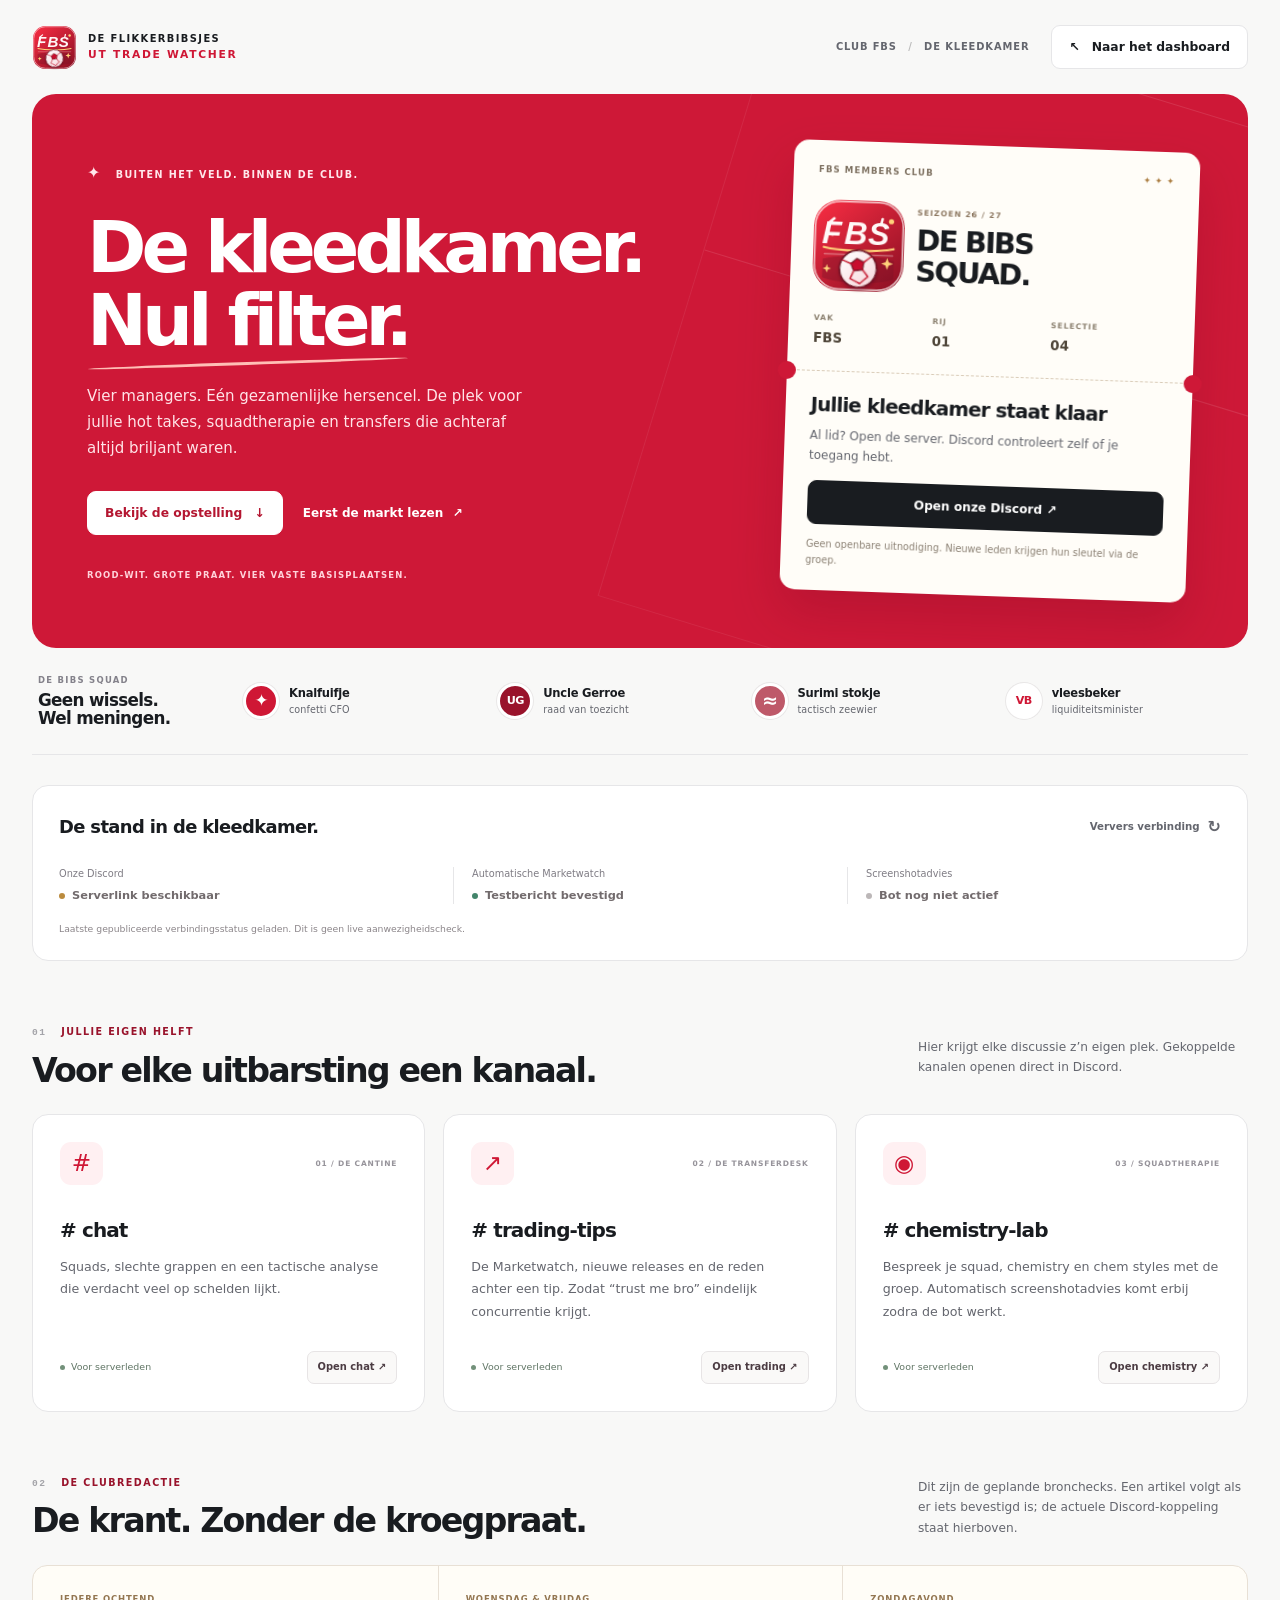
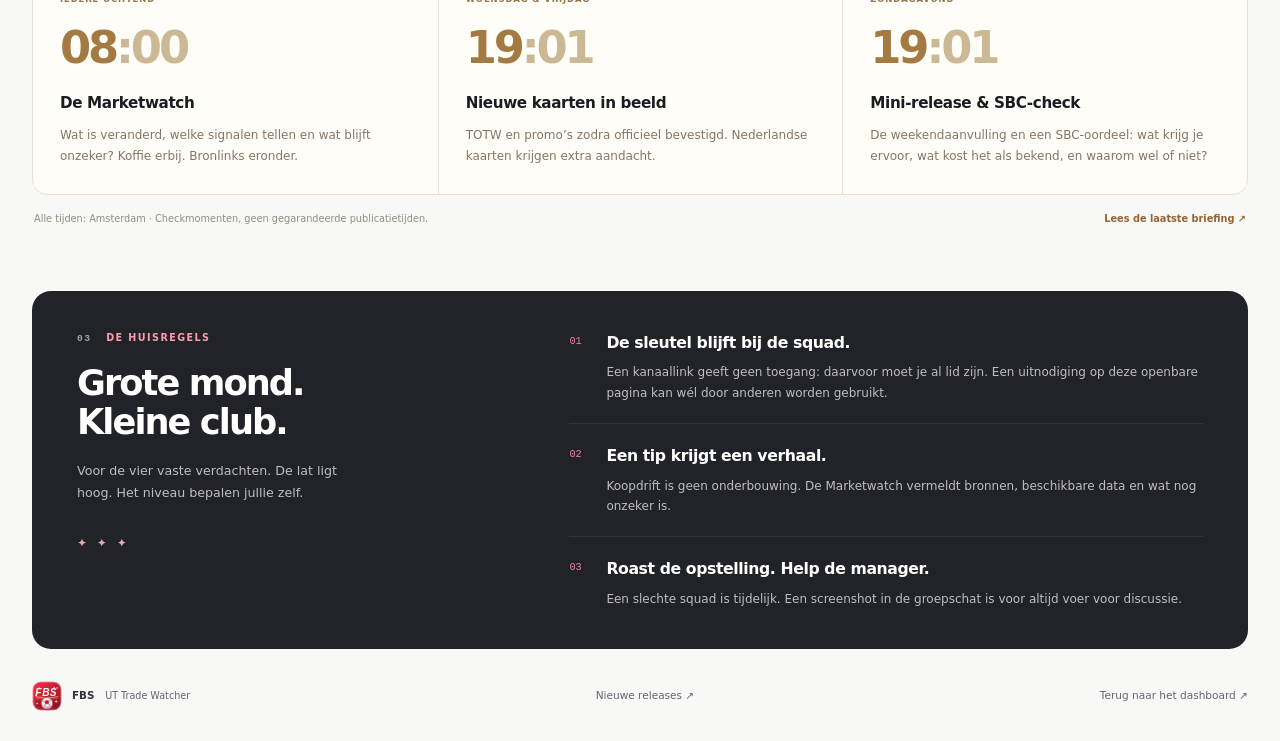
<file: discord.html>
<!doctype html>
<html lang="nl">
  <head>
    <meta charset="utf-8">
    <meta name="viewport" content="width=device-width, initial-scale=1">
    <meta name="description" content="De private Discord-hub van de flikkerbibsjes UT Trade watcher.">
    <meta name="theme-color" content="#cf1735">
    <title>De kleedkamer · FBS UT Trade Watcher</title>
    <link rel="icon" href="favicon.svg" type="image/svg+xml">
    <link rel="stylesheet" href="styles.css">
    <link rel="stylesheet" href="dashboard.css">
    <link rel="stylesheet" href="discord-page.css?v=club-connect-2">
  </head>
  <body data-page="discord">
    <a class="skip-link" href="#discord-title">Direct naar de kleedkamer</a>
    <main class="shell">
      <header class="topbar">
        <a class="brand" href="./" aria-label="de flikkerbibsjes UT Trade watcher startpagina">
          <img class="brand-logo" src="logo.svg" width="42" height="42" alt="">
          <span class="brand-copy"><span>DE FLIKKERBIBSJES</span><strong>UT TRADE WATCHER</strong></span>
        </a>
        <div class="topbar-actions">
          <span class="club-edition">CLUB FBS <span aria-hidden="true">/</span> DE KLEEDKAMER</span>
          <a class="button button-secondary" href="./"><span aria-hidden="true">↖</span> Naar het dashboard</a>
        </div>
      </header>

      <section class="discord-hero" aria-labelledby="discord-title">
        <div class="locker-pitch" aria-hidden="true"><span></span></div>
        <div class="discord-hero-copy">
          <p class="kicker"><span aria-hidden="true">✦</span> BUITEN HET VELD. BINNEN DE CLUB.</p>
          <h1 id="discord-title">De kleedkamer.<br><em>Nul filter.</em></h1>
          <p class="discord-copy">Vier managers. Eén gezamenlijke hersencel. De plek voor jullie hot takes, squadtherapie en transfers die achteraf altijd briljant waren.</p>
          <div class="locker-actions">
            <a class="button locker-primary" href="#channels">Bekijk de opstelling <span aria-hidden="true">↓</span></a>
            <a class="locker-text-link" href="./#marketwatch">Eerst de markt lezen <span aria-hidden="true">↗</span></a>
          </div>
          <p class="locker-footnote">ROOD-WIT. GROTE PRAAT. VIER VASTE BASISPLAATSEN.</p>
        </div>
        <aside class="join-panel" aria-live="polite">
          <div class="membership-top"><p class="panel-label">FBS MEMBERS CLUB</p><span aria-hidden="true">✦ ✦ ✦</span></div>
          <div class="membership-identity"><img class="discord-hero-logo" src="logo.svg" width="112" height="112" alt="Speels FBS-monogram met voetbal"><div><span>SEIZOEN 26 / 27</span><b>DE BIBS<br>SQUAD.</b></div></div>
          <div class="membership-seat"><span>VAK <b>FBS</b></span><span>RIJ <b>01</b></span><span>SELECTIE <b>04</b></span></div>
          <div class="membership-invite">
            <strong id="join-title">De kleedkamer wordt verbonden</strong>
            <p id="join-detail">De laatste verbindingsstatus wordt opgehaald.</p>
            <a id="join-discord" class="button button-discord" target="_blank" rel="noopener noreferrer" aria-disabled="true">Open onze Discord <span aria-hidden="true">↗</span></a>
            <a id="join-invite" class="membership-invite-link" target="_blank" rel="noopener noreferrer" hidden>Nog geen lid? Gebruik de uitnodiging ↗</a>
            <span id="join-status" class="join-status">Uitnodigingen delen we binnen de groep.</span>
          </div>
        </aside>
      </section>

      <section class="crew-section" aria-labelledby="discord-crew-title">
        <div class="crew-heading">
          <p class="kicker">DE BIBS SQUAD</p>
          <h2 id="discord-crew-title">Geen wissels.<br> Wel meningen.</h2>
        </div>
        <ul class="crew-list" role="list">
          <li class="crew-member"><span class="crew-avatar crew-avatar--spark" aria-hidden="true">✦</span><span><strong>Knalfuifje</strong><small>confetti CFO</small></span></li>
          <li class="crew-member"><span class="crew-avatar" aria-hidden="true">UG</span><span><strong>Uncle Gerroe</strong><small>raad van toezicht</small></span></li>
          <li class="crew-member"><span class="crew-avatar crew-avatar--wave" aria-hidden="true">≈</span><span><strong>Surimi stokje</strong><small>tactisch zeewier</small></span></li>
          <li class="crew-member"><span class="crew-avatar crew-avatar--cup" aria-hidden="true">VB</span><span><strong>vleesbeker</strong><small>liquiditeitsminister</small></span></li>
        </ul>
      </section>

      <section class="connection-panel" aria-labelledby="connection-title">
        <div class="connection-panel-heading"><h2 id="connection-title">De stand in de kleedkamer.</h2><button id="connection-refresh" type="button">Ververs verbinding <span aria-hidden="true">↻</span></button></div>
        <dl class="connection-states">
          <div><dt>Onze Discord</dt><dd id="server-connection" data-state="pending">Link nog niet gekoppeld</dd></div>
          <div><dt>Automatische Marketwatch</dt><dd id="trading-connection" data-state="pending">Nog niet gekoppeld</dd></div>
          <div><dt>Screenshotadvies</dt><dd id="chemistry-connection" data-state="pending">Bot nog niet actief</dd></div>
        </dl>
        <p id="connection-feedback" class="connection-feedback" role="status">Verbinding controleren…</p>
      </section>

      <section id="channels" class="section" aria-labelledby="channels-title">
        <div class="section-head">
          <div>
            <p class="kicker"><span class="section-number">01</span> JULLIE EIGEN HELFT</p>
            <h2 id="channels-title">Voor elke uitbarsting een kanaal.</h2>
          </div>
          <p id="channels-detail">Hier krijgt elke discussie z’n eigen plek. Gekoppelde kanalen openen direct in Discord.</p>
        </div>
        <div class="channel-grid">
          <article class="channel-card">
            <div class="channel-card-top"><div class="channel-icon" aria-hidden="true">#</div><span>01 / DE CANTINE</span></div>
            <h3># chat</h3>
            <p>Squads, slechte grappen en een tactische analyse die verdacht veel op schelden lijkt.</p>
            <div class="channel-card-bottom"><span id="chat-status" class="channel-status channel-status--pending">Kanaallink volgt</span><a id="chat-link" class="channel-open" target="_blank" rel="noopener noreferrer" hidden>Open chat <span aria-hidden="true">↗</span></a></div>
          </article>
          <article class="channel-card">
            <div class="channel-card-top"><div class="channel-icon" aria-hidden="true">↗</div><span>02 / DE TRANSFERDESK</span></div>
            <h3># trading-tips</h3>
            <p>De Marketwatch, nieuwe releases en de reden achter een tip. Zodat “trust me bro” eindelijk concurrentie krijgt.</p>
            <div class="channel-card-bottom"><span id="trading-status" class="channel-status channel-status--pending">Kanaallink volgt</span><a id="trading-link" class="channel-open" target="_blank" rel="noopener noreferrer" hidden>Open trading <span aria-hidden="true">↗</span></a></div>
          </article>
          <article class="channel-card">
            <div class="channel-card-top"><div class="channel-icon" aria-hidden="true">◉</div><span>03 / SQUADTHERAPIE</span></div>
            <h3># chemistry-lab</h3>
            <p id="chemistry-description">Bespreek je squad, chemistry en chem styles met de groep. Automatisch screenshotadvies komt erbij zodra de bot werkt.</p>
            <div class="channel-card-bottom"><span id="chemistry-status" class="channel-status channel-status--pending">Kanaallink volgt</span><a id="chemistry-link" class="channel-open" target="_blank" rel="noopener noreferrer" hidden>Open chemistry <span aria-hidden="true">↗</span></a></div>
          </article>
        </div>
      </section>

      <section class="locker-journal section" aria-labelledby="journal-title">
        <div class="section-head"><div><p class="kicker"><span class="section-number">02</span> DE CLUBREDACTIE</p><h2 id="journal-title">De krant. Zonder de kroegpraat.</h2></div><p>Dit zijn de geplande bronchecks. Een artikel volgt als er iets bevestigd is; de actuele Discord-koppeling staat hierboven.</p></div>
        <div class="journal-schedule">
          <article><p class="journal-day">IEDERE OCHTEND</p><strong class="journal-time">08<span>:00</span></strong><h3>De Marketwatch</h3><p>Wat is veranderd, welke signalen tellen en wat blijft onzeker? Koffie erbij. Bronlinks eronder.</p></article>
          <article><p class="journal-day">WOENSDAG &amp; VRIJDAG</p><strong class="journal-time">19<span>:01</span></strong><h3>Nieuwe kaarten in beeld</h3><p>TOTW en promo’s zodra officieel bevestigd. Nederlandse kaarten krijgen extra aandacht.</p></article>
          <article><p class="journal-day">ZONDAGAVOND</p><strong class="journal-time">19<span>:01</span></strong><h3>Mini-release &amp; SBC-check</h3><p>De weekendaanvulling en een SBC-oordeel: wat krijg je ervoor, wat kost het als bekend, en waarom wel of niet?</p></article>
        </div>
        <div class="journal-note"><span>Alle tijden: Amsterdam · Checkmomenten, geen gegarandeerde publicatietijden.</span><a href="./#marketwatch">Lees de laatste briefing <span aria-hidden="true">↗</span></a></div>
      </section>

      <section class="locker-house-rules section" aria-labelledby="privacy-title">
        <div class="locker-rule-intro">
          <p class="kicker"><span class="section-number">03</span> DE HUISREGELS</p>
          <h2 id="privacy-title">Grote mond.<br>Kleine club.</h2>
          <p>Voor de vier vaste verdachten. De lat ligt hoog. Het niveau bepalen jullie zelf.</p>
          <span class="locker-rule-stars" aria-hidden="true">✦ ✦ ✦</span>
        </div>
        <ol class="locker-rules">
          <li><span aria-hidden="true">01</span><div><h3>De sleutel blijft bij de squad.</h3><p>Een kanaallink geeft geen toegang: daarvoor moet je al lid zijn. Een uitnodiging op deze openbare pagina kan wél door anderen worden gebruikt.</p></div></li>
          <li><span aria-hidden="true">02</span><div><h3>Een tip krijgt een verhaal.</h3><p>Koopdrift is geen onderbouwing. De Marketwatch vermeldt bronnen, beschikbare data en wat nog onzeker is.</p></div></li>
          <li><span aria-hidden="true">03</span><div><h3>Roast de opstelling. Help de manager.</h3><p>Een slechte squad is tijdelijk. Een screenshot in de groepschat is voor altijd voer voor discussie.</p></div></li>
        </ol>
      </section>

      <footer>
        <a class="locker-footer-brand" href="./"><img src="logo.svg" width="30" height="30" alt=""><span>FBS <small>UT Trade Watcher</small></span></a>
        <a class="locker-back-link" href="./#release-radar">Nieuwe releases <span aria-hidden="true">↗</span></a>
        <a class="locker-back-link" href="./">Terug naar het dashboard <span aria-hidden="true">↗</span></a>
      </footer>
    </main>
    <script src="discord.js?v=club-connect-1" defer></script>
  </body>
</html>
</file>
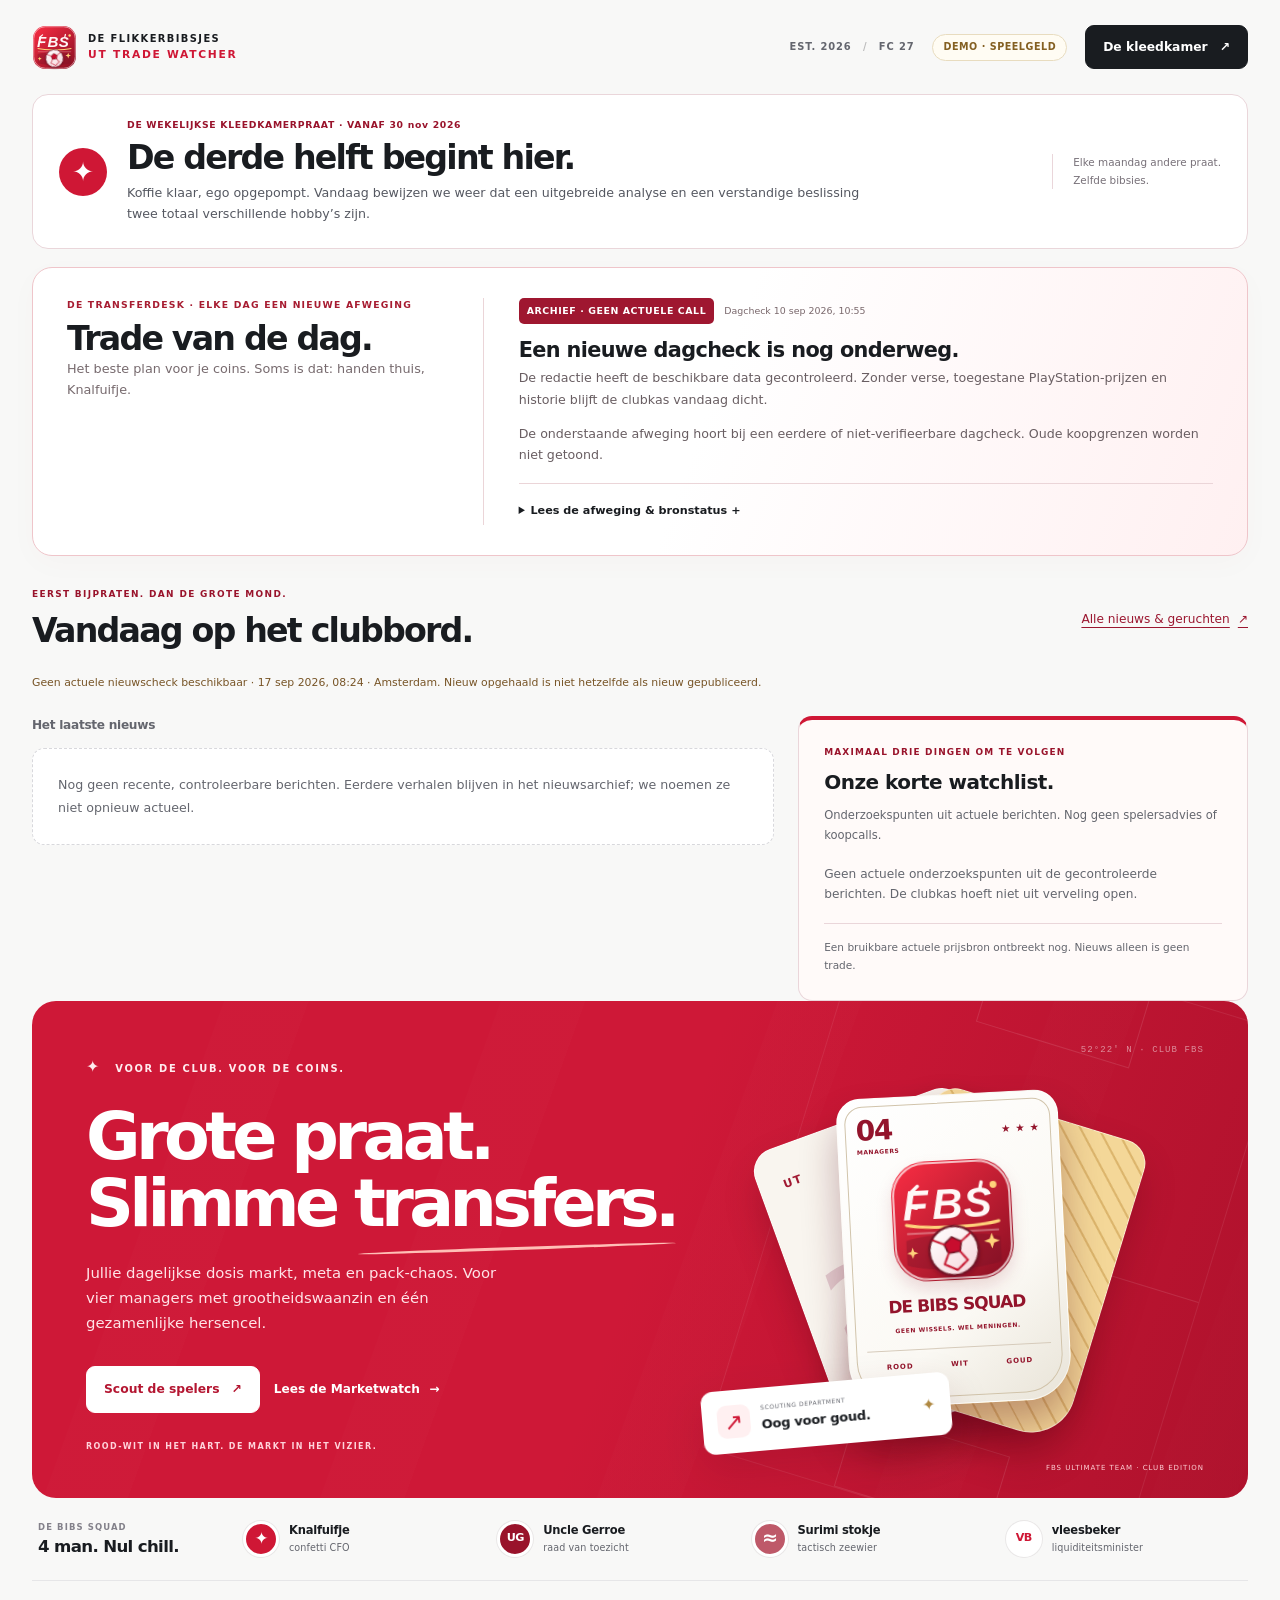
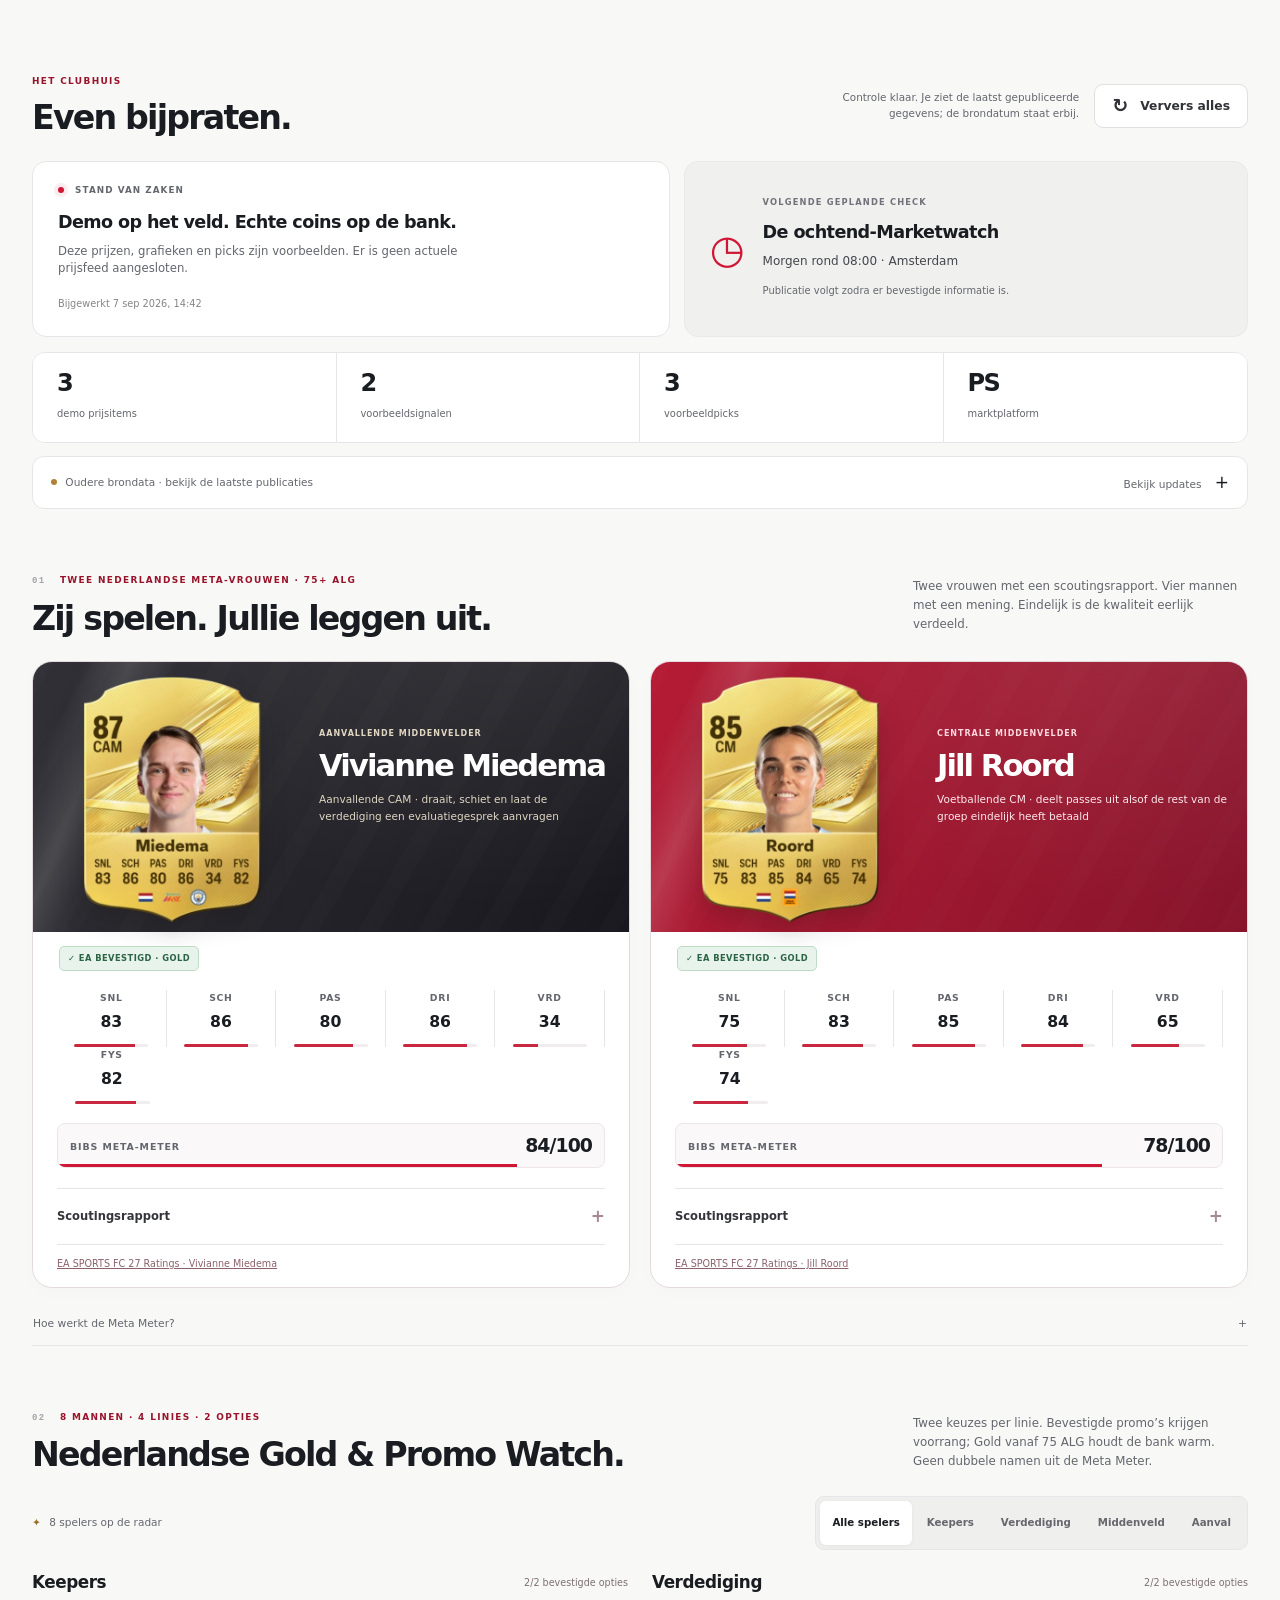
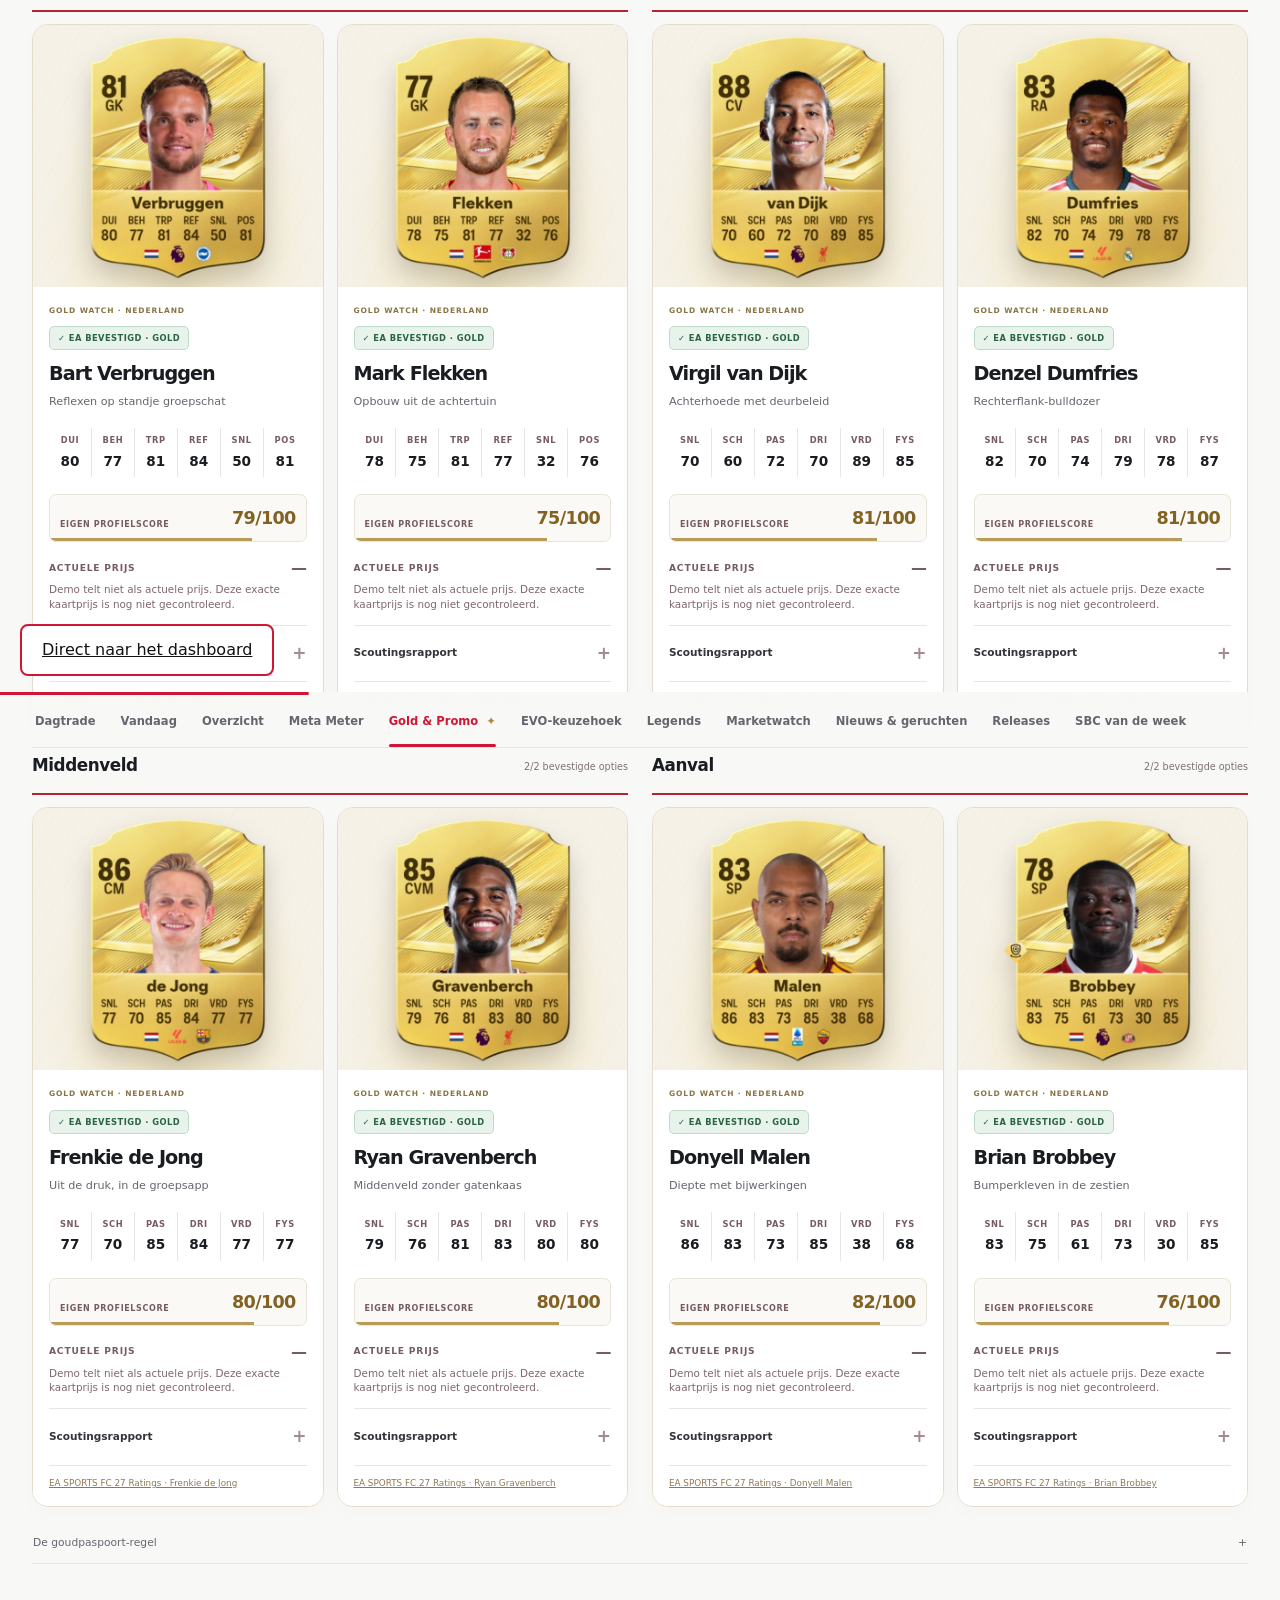
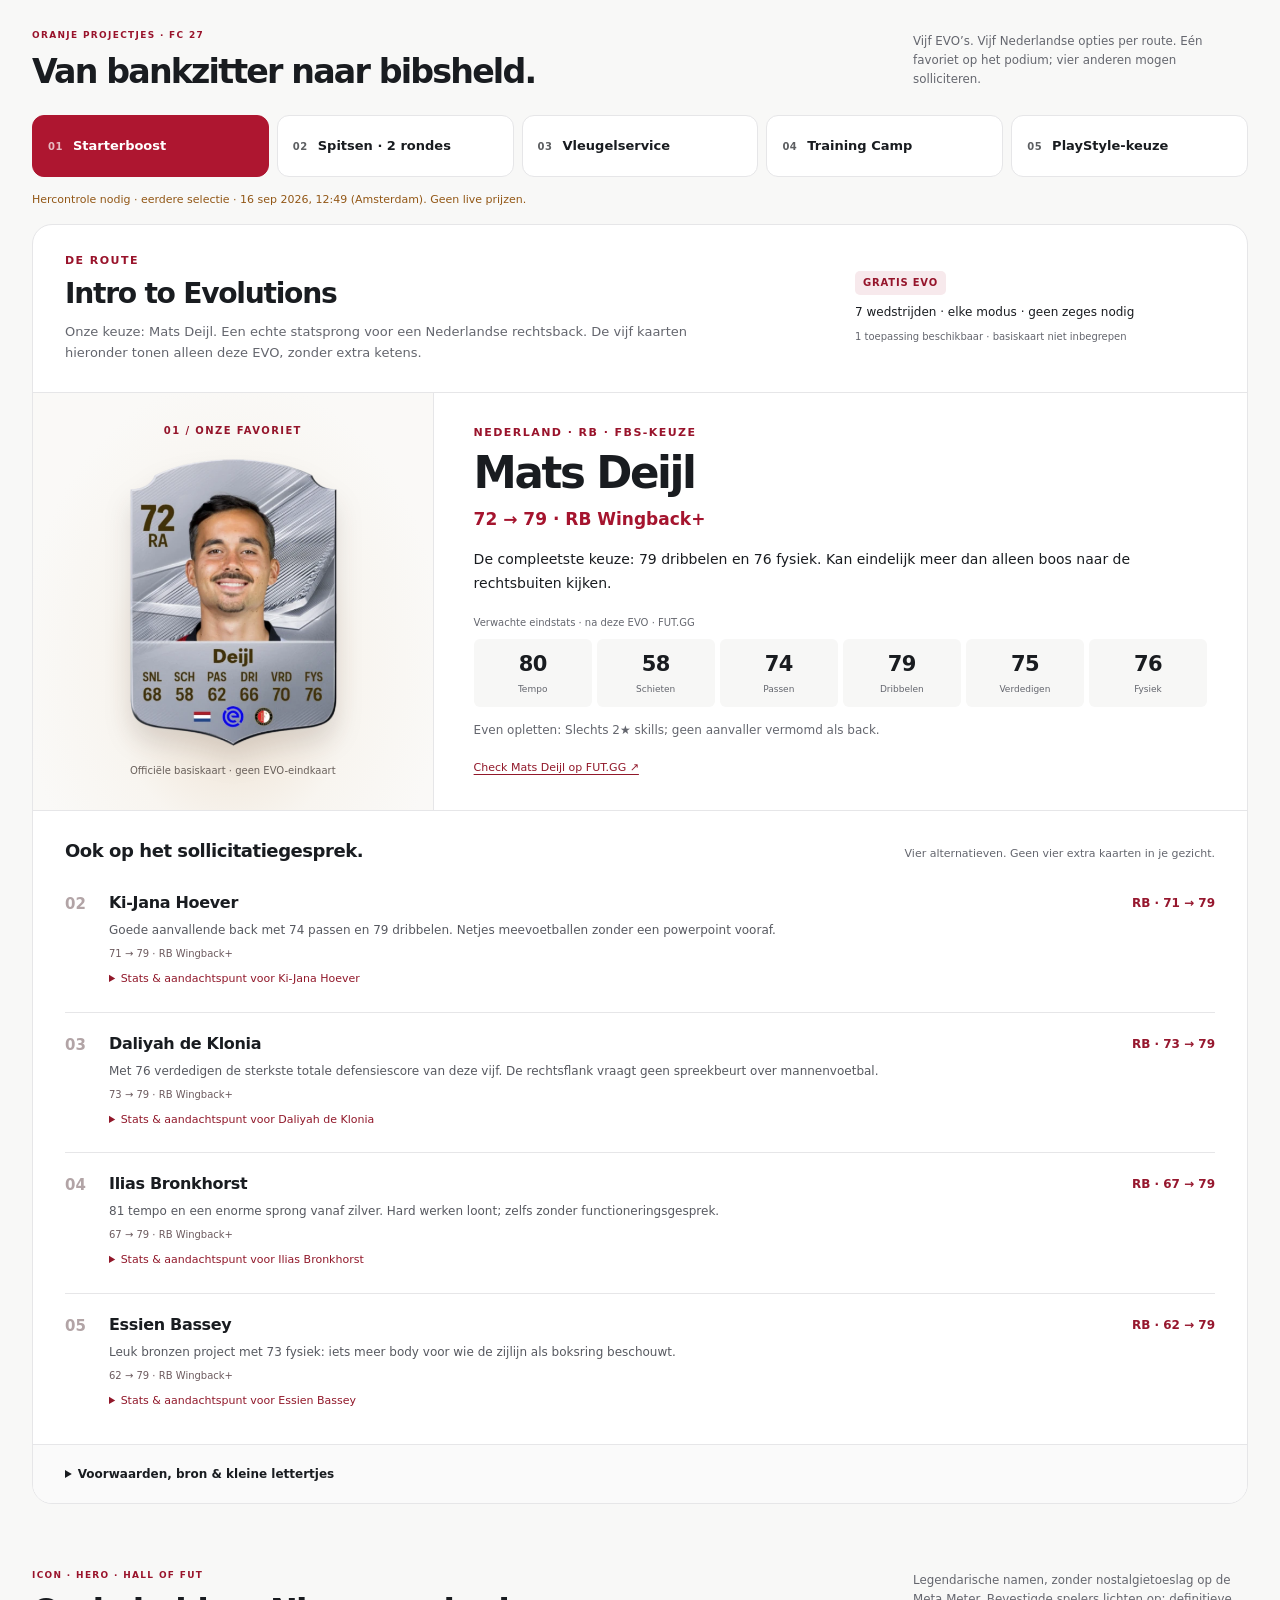
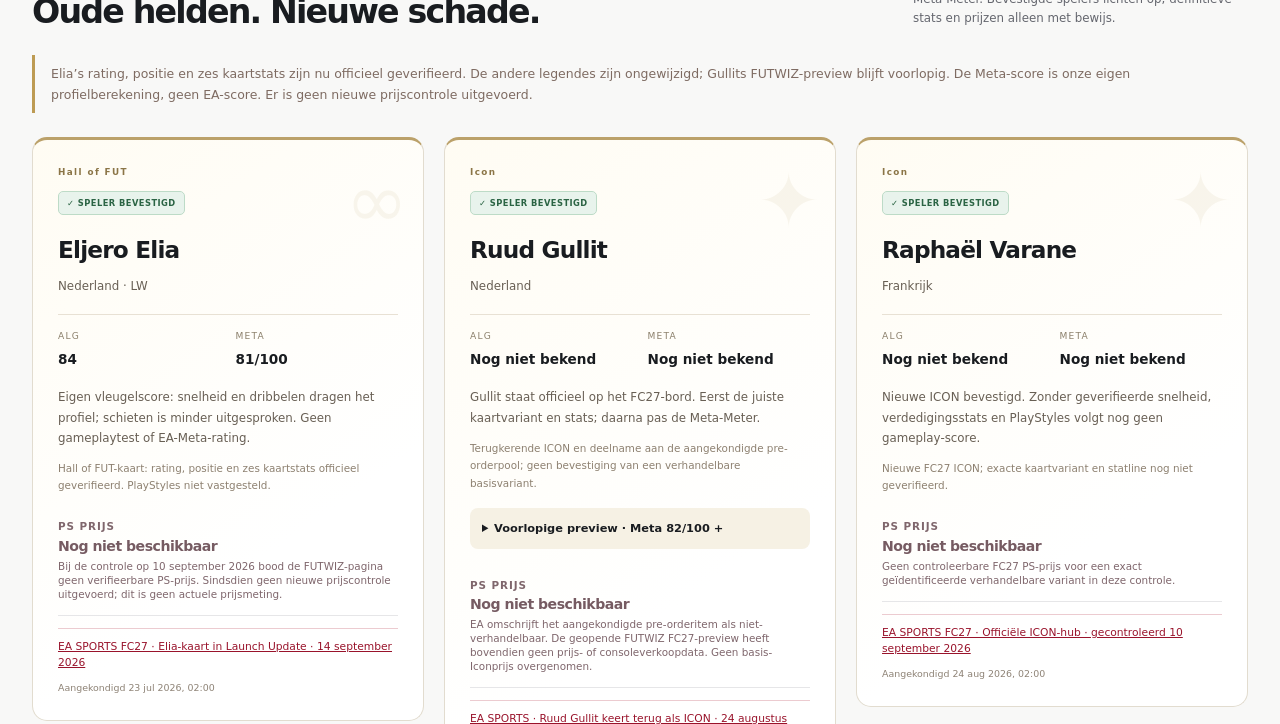
<file: news.html>
<!doctype html>
<html lang="nl">
  <head>
    <meta charset="utf-8">
    <meta name="viewport" content="width=device-width, initial-scale=1">
    <meta http-equiv="refresh" content="0; url=./#release-radar">
    <meta name="robots" content="noindex">
    <title>Nieuws is verhuisd · de flikkerbibsjes UT Trade watcher</title>
    <link rel="icon" href="favicon.svg" type="image/svg+xml">
  </head>
  <body data-page="legacy-news">
    <main>
      <p>De Release Radar woont nu op het <a href="./#release-radar">dashboard</a>.</p>
    </main>
  </body>
</html>
</file>
<file: styles.css>
:root {
  --ink: #241218;
  --muted: #6d565d;
  --canvas: #fff8f8;
  --surface: #ffffff;
  --surface-2: #fff0f2;
  --line: #e7c1c8;
  --lime: #c8102e;
  --cyan: #741225;
  --rose: #8a0e22;
  --amber: #8a5700;
  --violet: #7a2133;
  --card-dark: #ffffff;
  --radius: 18px;
}

* { box-sizing: border-box; }
html { scroll-behavior: smooth; }
body {
  min-width: 320px;
  margin: 0;
  color: var(--ink);
  background:
    radial-gradient(900px 480px at 87% -20%, #f6ccd2 0%, transparent 65%),
    radial-gradient(760px 500px at -10% 16%, #ffe2e5 0%, transparent 65%),
    radial-gradient(540px 470px at 52% 66%, rgba(200, 16, 46, .08) 0%, transparent 67%),
    var(--canvas);
  font: 16px/1.5 Inter, ui-sans-serif, system-ui, -apple-system, BlinkMacSystemFont, "Segoe UI", sans-serif;
}
a { color: inherit; }
button, a { font: inherit; }
.shell { width: min(1160px, calc(100% - 40px)); margin: 0 auto; }
.topbar { display: flex; align-items: center; justify-content: space-between; gap: 16px; padding: 26px 0; }
.brand { display: inline-flex; align-items: center; gap: 11px; color: var(--ink); text-decoration: none; }
.brand-logo { display: block; flex: 0 0 auto; width: 42px; height: 42px; filter: drop-shadow(0 6px 12px rgba(200,16,46,.18)); }
.brand-copy { display: grid; gap: 3px; font-size: .67rem; font-weight: 800; letter-spacing: .11em; line-height: 1; }
.brand strong { color: var(--lime); font-size: .72rem; font-weight: 850; letter-spacing: .12em; }
.topbar-actions { display: flex; align-items: center; gap: 10px; }
.badge { display: inline-flex; align-items: center; min-height: 31px; padding: 5px 10px; border: 1px solid var(--line); border-radius: 999px; color: var(--muted); background: rgba(255,255,255,.82); font-size: .73rem; font-weight: 750; letter-spacing: .055em; text-transform: uppercase; }
.badge.live { border-color: var(--lime); color: var(--lime); }
.badge.demo { border-color: #a95d6b; color: var(--cyan); }
.button { display: inline-flex; align-items: center; justify-content: center; min-height: 42px; padding: 9px 15px; border: 1px solid var(--lime); border-radius: 10px; color: #fff; background: var(--lime); cursor: pointer; font-size: .85rem; font-weight: 800; text-decoration: none; transition: transform .15s ease, background .15s ease; }
.button:hover { transform: translateY(-1px); background: #e52b48; }
.button:focus-visible, a:focus-visible { outline: 3px solid var(--cyan); outline-offset: 3px; }
.button:disabled { cursor: wait; opacity: .65; }
.button-secondary { min-height: 31px; padding: 5px 12px; border-color: var(--line); color: var(--cyan); background: #fff; }
.button-secondary:hover { background: var(--surface-2); }
.button-discord { min-height: 31px; padding: 5px 12px; border-color: var(--cyan); color: #fff; background: var(--cyan); }
.button-discord:hover { background: #9a1530; }

.hero { display: grid; grid-template-columns: minmax(0, 1.45fr) minmax(280px, .55fr); gap: clamp(28px, 7vw, 100px); align-items: end; padding: clamp(50px, 9vw, 110px) 0 72px; }
.kicker { margin: 0 0 9px; color: var(--cyan); font-size: .69rem; font-weight: 800; letter-spacing: .13em; }
h1, h2, h3, p { margin-top: 0; }
h1 { max-width: 680px; margin-bottom: 22px; font-size: clamp(3.1rem, 7.2vw, 6.45rem); letter-spacing: -.075em; line-height: .89; }
h1 em { color: var(--lime); font-family: Georgia, serif; font-weight: 400; }
h2 { margin-bottom: 0; font-size: clamp(1.55rem, 3vw, 2.25rem); letter-spacing: -.055em; line-height: 1; }
h3 { margin-bottom: 3px; font-size: 1.07rem; letter-spacing: -.025em; }
.hero-text { max-width: 555px; margin-bottom: 25px; color: var(--muted); font-size: clamp(1rem, 1.6vw, 1.15rem); }
.hero-actions { display: flex; flex-wrap: wrap; align-items: center; gap: 14px; }
.updated-at { color: var(--muted); font-size: .79rem; }
.signal-panel { position: relative; overflow: hidden; min-height: 245px; padding: 25px; border: 1px solid #cf808d; border-radius: var(--radius); background: linear-gradient(150deg, #fff, #fff1f3); box-shadow: 0 22px 75px rgba(102,18,34,.12); }
.signal-panel::after { position: absolute; top: -100px; right: -70px; width: 210px; height: 210px; border: 1px solid rgba(200,16,46,.27); border-radius: 50%; content: ""; }
.pulse { display: inline-block; width: 9px; height: 9px; margin: 3px 8px 0 0; border-radius: 50%; background: var(--lime); box-shadow: 0 0 0 6px rgba(200,16,46,.12); }
.panel-label { display: inline; color: var(--cyan); font-size: .68rem; font-weight: 800; letter-spacing: .12em; }
.signal-panel strong { display: block; max-width: 235px; margin-top: 27px; font-size: 1.4rem; letter-spacing: -.035em; line-height: 1.05; }
.signal-panel > p:not(.panel-label) { max-width: 245px; margin: 11px 0 0; color: var(--muted); font-size: .86rem; }
.panel-rule { width: 100%; margin: 22px 0 12px; border-top: 1px solid rgba(116,18,37,.16); }
.microcopy { color: #7c6167; font-size: .72rem; }

.crew-section { display: grid; grid-template-columns: minmax(170px, .72fr) minmax(0, 2.28fr); align-items: center; gap: 24px; margin: -24px 0 76px; padding: 18px 20px; border: 1px solid #dfa3ac; border-left: 8px solid var(--lime); border-radius: var(--radius); background: linear-gradient(110deg, #fff, #fff0f2); box-shadow: 0 18px 40px rgba(102,18,34,.08); }
.crew-heading .kicker { margin-bottom: 4px; }.crew-heading h2 { font-size: clamp(1.25rem, 2.2vw, 1.65rem); }
.crew-list { display: grid; grid-template-columns: repeat(4, minmax(0, 1fr)); gap: 9px; margin: 0; padding: 0; list-style: none; }
.crew-member { display: flex; align-items: center; gap: 9px; min-width: 0; padding: 9px; border: 1px solid #eccbd0; border-radius: 12px; background: rgba(255,255,255,.82); }
.crew-member > span:last-child { display: grid; min-width: 0; gap: 1px; }.crew-member strong { overflow: hidden; color: var(--ink); font-size: .73rem; letter-spacing: -.02em; text-overflow: ellipsis; white-space: nowrap; }.crew-member small { color: var(--muted); font-size: .6rem; }
.crew-avatar { display: grid; flex: 0 0 auto; width: 34px; height: 34px; place-items: center; border: 1px solid #d78b97; border-radius: 50%; color: #fff; background: var(--cyan); font-size: .7rem; font-weight: 900; letter-spacing: -.06em; }.crew-avatar--spark { color: #fff; background: var(--lime); font-size: 1.05rem; }.crew-avatar--wave { background: #be5969; font-size: 1.2rem; }.crew-avatar--cup { color: var(--lime); background: #fff; }

.metrics { display: grid; grid-template-columns: repeat(4, 1fr); gap: 1px; overflow: hidden; margin-bottom: 76px; border: 1px solid var(--line); border-radius: var(--radius); background: var(--line); box-shadow: 0 20px 54px rgba(102,18,34,.1); }
.metric { min-height: 116px; padding: 21px; background: linear-gradient(145deg, #fff, #fff3f4); }
.metric .value { display: block; margin-bottom: 7px; color: var(--lime); font-size: 1.95rem; font-weight: 800; letter-spacing: -.065em; line-height: 1; }
.metric .label { color: var(--muted); font-size: .77rem; }
.section { margin-top: 78px; }
.section-head { display: flex; align-items: end; justify-content: space-between; gap: 30px; margin-bottom: 20px; }
.section-head > p { max-width: 365px; margin: 0; color: var(--muted); font-size: .84rem; text-align: right; }
.pick-grid, .watch-grid, .cards-grid { display: grid; gap: 14px; }
.pick-grid { grid-template-columns: repeat(3, minmax(0, 1fr)); }
.watch-grid { grid-template-columns: repeat(2, minmax(0, 1fr)); }
.cards-grid { grid-template-columns: repeat(3, minmax(0, 1fr)); }
.pick, .watch, .card, .empty { border: 1px solid var(--line); border-radius: var(--radius); background: linear-gradient(145deg, #fff, #fff2f3); }
.pick, .watch, .card { min-width: 0; padding: 20px; }
.pick { position: relative; overflow: hidden; border-top: 5px solid var(--lime); box-shadow: 0 18px 44px rgba(102,18,34,.1); transition: transform .18s ease, border-color .18s ease; }
.pick::after { position: absolute; top: -70px; right: -58px; width: 150px; height: 150px; border: 1px solid rgba(200,16,46,.18); border-radius: 50%; content: ""; }
.pick:hover, .watch:hover { transform: translateY(-3px); }
.pick.sell { border-top-color: var(--rose); }
.pick-top, .card-top, .price-row, .card-meta { display: flex; align-items: flex-start; justify-content: space-between; gap: 10px; }
.action { flex: 0 0 auto; padding: 5px 7px; border-radius: 7px; color: #fff; background: var(--lime); font-size: .68rem; font-weight: 850; letter-spacing: .07em; }
.action.sell { color: #fff; background: var(--rose); }
.price-row { margin: 21px 0 14px; padding: 12px; border-radius: 11px; background: #fff; }
.price-row span, .card-label { display: block; color: var(--muted); font-size: .7rem; }
.price-row strong { display: block; margin-top: 2px; font-size: 1.08rem; letter-spacing: -.03em; }
.confidence, .chip { display: inline-flex; align-items: center; min-height: 25px; padding: 4px 7px; border: 1px solid var(--line); border-radius: 999px; color: var(--muted); font-size: .7rem; }
.confidence.high { border-color: rgba(200,16,46,.35); color: var(--lime); }
.confidence.medium { border-color: rgba(255,201,107,.35); color: var(--amber); }
.confidence.low { border-color: rgba(255,142,171,.35); color: var(--rose); }
.reason-title { margin: 16px 0 6px; color: var(--muted); font-size: .7rem; font-weight: 800; letter-spacing: .06em; text-transform: uppercase; }
.reason-list { display: flex; flex-wrap: wrap; gap: 6px; margin: 0; padding: 0; list-style: none; }
.reason-list li { padding: 5px 7px; border-radius: 7px; background: #fff0f2; color: #5a2029; font-size: .73rem; }
.reason-list.risk li { background: #ffe0e4; color: #6d1221; }
.evidence { display: block; margin-top: 15px; padding-top: 12px; border-top: 1px solid var(--line); color: var(--cyan); font-size: .72rem; overflow-wrap: anywhere; }
.watch { border-left: 5px solid var(--cyan); box-shadow: 0 18px 44px rgba(102,18,34,.08); transition: transform .18s ease; }
.watch p { margin: 11px 0 14px; color: var(--muted); }
.watch .confidence { margin-bottom: 1px; }
.marketwatch-section { scroll-margin-top: 24px; }.marketwatch-card { min-height: 260px; }.marketwatch-article { position: relative; overflow: hidden; padding: 26px; border: 1px solid #d6919d; border-left: 8px solid var(--lime); border-radius: var(--radius); background: radial-gradient(circle at 91% 11%, rgba(255,255,255,.92), transparent 25%), linear-gradient(135deg, #fff, #fff0f2); box-shadow: 0 20px 54px rgba(102,18,34,.1); }.marketwatch-article::after { position: absolute; right: -62px; bottom: -74px; width: 210px; height: 210px; border: 1px solid rgba(200,16,46,.18); border-radius: 49% 51% 45% 55%; content: ""; transform: rotate(21deg); }.marketwatch-article > * { position: relative; z-index: 1; }.marketwatch-article__head { display: flex; align-items: flex-start; justify-content: space-between; gap: 18px; }.marketwatch-article__head h3 { max-width: 650px; margin-bottom: 7px; font-size: clamp(1.35rem, 2.5vw, 1.9rem); letter-spacing: -.055em; }.marketwatch-status, .sbc-card__status { flex: 0 0 auto; padding: 5px 8px; border: 1px solid #d69ca6; border-radius: 999px; color: var(--cyan); background: rgba(255,255,255,.86); font-size: .62rem; font-weight: 850; letter-spacing: .08em; }.marketwatch-article__summary { max-width: 720px; margin: 0; color: #553940; font-size: .95rem; line-height: 1.48; }.marketwatch-article__prose { display: grid; grid-template-columns: repeat(2, minmax(0, 1fr)); gap: 18px; max-width: 870px; margin-top: 21px; }.marketwatch-article__prose p { margin: 0; color: var(--muted); font-size: .84rem; line-height: 1.52; }.marketwatch-article__label, .sbc-card__label { margin: 22px 0 8px; color: var(--cyan); font-size: .65rem; font-weight: 850; letter-spacing: .1em; }.marketwatch-article__signals, .sbc-card__reasons { display: grid; grid-template-columns: repeat(3, minmax(0, 1fr)); gap: 8px; max-width: 960px; margin: 0; padding: 0; list-style: none; }.marketwatch-article__signals li, .sbc-card__reasons li { min-height: 58px; padding: 10px; border: 1px solid #eccbd0; border-radius: 10px; color: #5c4046; background: rgba(255,255,255,.74); font-size: .73rem; line-height: 1.34; }.marketwatch-article__signals li::before, .sbc-card__reasons li::before { margin-right: 6px; color: var(--lime); content: "✦"; }.marketwatch-article__sources { display: flex; flex-wrap: wrap; gap: 9px; margin-top: 16px; }.marketwatch-source { padding: 5px 8px; border: 1px solid #dfb0b8; border-radius: 999px; color: var(--cyan); background: rgba(255,255,255,.75); font-size: .68rem; overflow-wrap: anywhere; }.marketwatch-article__updated { margin: 18px 0 0; color: #7f666c; font-size: .69rem; }
.card { position: relative; overflow: hidden; }
.card.recommended::before { position: absolute; top: 0; right: 0; width: 62px; height: 3px; background: var(--lime); content: ""; }
.card.sell::before { background: var(--rose); }
.current-price { margin: 22px 0 2px; font-size: 2rem; font-weight: 800; letter-spacing: -.075em; line-height: 1; }
.changes { display: grid; grid-template-columns: 1fr 1fr; gap: 8px; margin: 17px 0; }
.change { padding: 9px; border-radius: 10px; background: #fff; }
.change span { display: block; color: var(--muted); font-size: .68rem; }
.change strong { font-size: .9rem; }
.positive { color: var(--lime); }.negative { color: var(--rose); }.flat { color: var(--muted); }
.history-head { display: flex; justify-content: space-between; margin-bottom: 5px; color: var(--muted); font-size: .69rem; }
.sparkline { display: block; width: 100%; height: 56px; overflow: visible; }
.sparkline path { fill: none; stroke: var(--cyan); stroke-linecap: round; stroke-linejoin: round; stroke-width: 2.5; }
.sparkline circle { fill: var(--lime); }
.card-meta { align-items: center; flex-wrap: wrap; justify-content: flex-start; margin-top: 14px; }
.tag-list { display: flex; flex-wrap: wrap; gap: 6px; margin-top: 9px; }
.empty { grid-column: 1 / -1; padding: 28px; color: var(--muted); text-align: center; }

.scout-card { padding: 0; border-color: #d9929d; background: var(--card-dark); box-shadow: 0 22px 54px rgba(102,18,34,.14); transition: transform .2s ease, box-shadow .2s ease; }
.scout-card:hover { transform: translateY(-5px); box-shadow: 0 31px 70px rgba(102,18,34,.22); }
.scout-visual { position: relative; min-height: 168px; overflow: hidden; isolation: isolate; border-bottom: 1px solid #d9929d; background: radial-gradient(circle at 72% 15%, rgba(255,255,255,.75), transparent 34%), radial-gradient(circle at 21% 102%, rgba(255,255,255,.28), transparent 48%), linear-gradient(90deg, #8c0d1a 0 31%, #fff8f8 31% 39%, #c8102e 39% 100%); }
.scout-visual::after { position: absolute; z-index: -1; inset: 13px; border: 1px solid rgba(255,255,255,.5); border-radius: 40% 60% 48% 52%; content: ""; transform: rotate(-16deg); }
.scout-orbit { position: absolute; top: 23px; left: 50%; z-index: -1; width: 175px; height: 175px; border: 1px solid rgba(255,255,255,.6); border-radius: 50%; transform: translateX(-50%); }
.scout-silhouette { position: absolute; bottom: -22px; left: 50%; width: 104px; height: 128px; border: 2px solid rgba(255,255,255,.7); border-radius: 50% 50% 23% 23%; background: linear-gradient(180deg, rgba(255,255,255,.5), rgba(116,18,37,.2)); box-shadow: 0 -19px 0 -7px rgba(255,255,255,.38); transform: translateX(-50%); }
.scout-initials { position: absolute; right: 17px; bottom: -14px; color: rgba(255,255,255,.29); font-size: 5.7rem; font-weight: 900; letter-spacing: -.13em; line-height: 1; }
.scout-rating { position: absolute; top: 15px; left: 16px; display: grid; gap: 0; color: #fff; line-height: .9; text-shadow: 0 1px 10px rgba(64,0,10,.38); }.scout-rating strong { font-size: 1.85rem; letter-spacing: -.09em; }.scout-rating span { color: #fff8f8; font-size: .55rem; font-weight: 800; letter-spacing: .11em; }
.scout-action { position: absolute; top: 16px; right: 15px; }.scout-content { padding: 18px 20px 20px; background: linear-gradient(160deg, #fff, #fff0f2); }.scout-title { display: flex; align-items: baseline; justify-content: space-between; gap: 10px; }.scout-title h3 { max-width: 200px; }
.scout-card .current-price { margin-top: 20px; }.scout-card .history { padding-top: 3px; }.scout-card .changes { margin-bottom: 15px; }

.meta-watch-section { position: relative; }.football-card-grid { display: grid; grid-template-columns: repeat(2, minmax(0, 1fr)); gap: 20px; }
.football-card { --card-accent: var(--lime); --card-accent-soft: rgba(200,16,46,.16); position: relative; isolation: isolate; min-height: 526px; overflow: hidden; padding: 24px; border: 1px solid #bc6875; border-color: color-mix(in srgb, var(--card-accent) 62%, #e7c1c8); clip-path: polygon(8% 0, 92% 0, 100% 7%, 100% 93%, 92% 100%, 8% 100%, 0 93%, 0 7%); background: radial-gradient(circle at 50% 27%, var(--card-accent-soft), transparent 35%), linear-gradient(145deg, #fff, #ffe7ea 72%); box-shadow: 0 26px 68px rgba(102,18,34,.16); transition: transform .22s ease, filter .22s ease; }
.football-card::before { position: absolute; z-index: -1; inset: 8px; border: 1px solid rgba(200,16,46,.42); border-color: color-mix(in srgb, var(--card-accent) 52%, transparent); clip-path: polygon(8% 0, 92% 0, 100% 7%, 100% 93%, 92% 100%, 8% 100%, 0 93%, 0 7%); content: ""; }.football-card::after { position: absolute; z-index: -2; inset: 0; opacity: .36; background: repeating-radial-gradient(ellipse at 49% 48%, transparent 0 22px, rgba(200,16,46,.13) 23px 24px, transparent 25px 45px); content: ""; }
.football-card:hover { filter: saturate(1.14); transform: translateY(-7px) rotate(-.35deg); }.football-card--elite { --card-accent: var(--cyan); --card-accent-soft: rgba(116,18,37,.16); background: radial-gradient(circle at 50% 27%, var(--card-accent-soft), transparent 35%), linear-gradient(145deg, #fff, #f8e4e7 72%); }.football-card--starter { --card-accent: var(--lime); --card-accent-soft: rgba(200,16,46,.16); }
.football-card__shine { position: absolute; z-index: -1; top: -125px; left: -42px; width: 90px; height: 720px; background: linear-gradient(90deg, transparent, rgba(255,255,255,.13), transparent); transform: rotate(22deg); transition: transform .65s ease; }.football-card:hover .football-card__shine { transform: translateX(500px) rotate(22deg); }
.football-card__head { display: flex; align-items: start; justify-content: space-between; }.football-card__rating { display: grid; color: var(--ink); line-height: .85; }.football-card__rating strong { color: var(--card-accent); font-size: 2.55rem; letter-spacing: -.12em; }.football-card__rating span { margin-top: 7px; color: #5e454c; font-size: .72rem; font-weight: 800; letter-spacing: .12em; }
.flag { display: inline-block; width: 31px; height: 22px; border: 1px solid rgba(255,255,255,.42); box-shadow: 0 3px 10px rgba(0,0,0,.21); }.flag--nl { background: linear-gradient(to bottom, #ae1c28 0 33.33%, #f8f8f8 33.33% 66.66%, #21468b 66.66%); }
.football-card__identity { position: relative; min-height: 143px; padding: 31px 0 10px; text-align: center; }.football-card__monogram { position: absolute; top: -10px; left: 50%; z-index: -1; color: rgba(200,16,46,.15); color: color-mix(in srgb, var(--card-accent) 16%, transparent); font-size: 8.5rem; font-weight: 950; letter-spacing: -.18em; line-height: .9; transform: translateX(-51%); }.football-card__eyebrow { margin: 0 0 6px; color: var(--card-accent); font-size: .66rem; font-weight: 850; letter-spacing: .13em; }.football-card__identity h3 { margin-bottom: 6px; font-size: clamp(1.5rem, 3vw, 2.08rem); letter-spacing: -.07em; }.football-card__role { margin: 0; color: #5e454c; font-size: .8rem; }
.football-card__stats { display: grid; grid-template-columns: repeat(5, 1fr); gap: 7px; margin: 11px 0 17px; }.football-card__stat { position: relative; min-height: 57px; overflow: hidden; padding: 8px 6px; border: 1px solid #e6bdc5; border-radius: 9px; background: rgba(255,255,255,.82); text-align: center; }.football-card__stat::after { position: absolute; right: 0; bottom: 0; left: 0; height: calc(var(--stat) * 1%); opacity: .25; background: linear-gradient(0deg, var(--card-accent), transparent); content: ""; }.football-card__stat dt, .football-card__stat dd { position: relative; z-index: 1; margin: 0; }.football-card__stat dt { color: #765b62; font-size: .58rem; font-weight: 850; letter-spacing: .08em; }.football-card__stat dd { margin-top: 5px; color: var(--ink); font-size: .98rem; font-weight: 850; }
.football-card__index { display: flex; align-items: end; justify-content: space-between; padding: 11px 13px; border: 1px solid rgba(200,16,46,.36); border-color: color-mix(in srgb, var(--card-accent) 36%, transparent); border-radius: 11px; background: rgba(255,255,255,.84); }.football-card__index span { color: #765b62; font-size: .62rem; font-weight: 800; letter-spacing: .095em; }.football-card__index strong { color: var(--card-accent); font-size: 1.18rem; letter-spacing: -.05em; line-height: 1; }
.football-card__playstyles { margin-top: 16px; }.football-card__playstyles .football-card__note-title { margin-bottom: 7px; }.football-card__playstyle-list { display: flex; flex-wrap: wrap; gap: 6px; }.playstyle-chip { display: inline-flex; align-items: center; min-height: 25px; padding: 4px 8px; border: 1px solid #d9a5ae; border-radius: 999px; background: rgba(255,255,255,.76); color: #5c353d; font-size: .68rem; font-weight: 800; line-height: 1; }.playstyle-chip::before { margin-right: 5px; color: var(--card-accent); content: "✦"; }.playstyle-chip--plus { border-color: color-mix(in srgb, var(--card-accent) 62%, #d9a5ae); background: color-mix(in srgb, var(--card-accent) 13%, #fff); color: #422128; }.playstyle-chip--plus::before { content: "★"; }
.football-card__notes { margin-top: 17px; }.football-card__note-title { margin: 0 0 6px; color: #422128; font-size: .65rem; font-weight: 800; letter-spacing: .09em; text-transform: uppercase; }.football-card__note-title--risk { margin-top: 13px; color: var(--rose); }.football-card__list { display: grid; gap: 5px; margin: 0; padding: 0; list-style: none; }.football-card__list li { padding-left: 13px; color: #4f343a; font-size: .74rem; line-height: 1.36; position: relative; }.football-card__list li::before { position: absolute; left: 0; color: var(--card-accent); content: "•"; }.football-card__list--risk li::before { color: var(--rose); }.football-card__meta-note { margin: 17px 0 0; color: #6d565d; font-size: .69rem; font-style: italic; }.meta-source { display: block; margin-top: 13px; padding-top: 11px; border-top: 1px solid #eccbd0; color: var(--cyan); font-size: .68rem; overflow-wrap: anywhere; }
.meta-method { display: grid; gap: 5px; margin-top: 20px; padding: 18px 20px; border: 1px solid #d99da7; border-radius: 14px; background: #fff0f2; }.meta-method p { margin: 0; color: #54353c; font-size: .8rem; }.meta-method-note { color: #765b62 !important; font-size: .72rem !important; }.meta-method-updated { color: var(--cyan) !important; font-size: .72rem !important; }
.warnings { margin-top: 72px; padding: 22px; border: 1px solid rgba(255,201,107,.48); border-radius: var(--radius); background: rgba(83,61,22,.26); }
.warnings h2 { margin-bottom: 14px; }.warnings ul { display: grid; gap: 8px; margin: 0; padding-left: 20px; color: #ffe2aa; }
.how-it-works { display: grid; grid-template-columns: .7fr 1.3fr; gap: 60px; margin-top: 90px; padding: 37px 0; border-top: 1px solid var(--line); border-bottom: 1px solid var(--line); }
.how-it-works ol { display: grid; gap: 16px; margin: 0; padding: 0; list-style: none; }.how-it-works li { display: grid; grid-template-columns: 47px 1fr; gap: 12px; }.how-it-works li span { color: var(--lime); font-size: .72rem; font-weight: 800; }.how-it-works li p { margin: 0; color: var(--muted); }.how-it-works li strong { color: var(--ink); }
footer { display: flex; justify-content: space-between; gap: 24px; padding: 30px 0 40px; color: var(--muted); font-size: .72rem; } footer p { margin: 0; }

.discord-hero { display: grid; grid-template-columns: minmax(0, 1.12fr) minmax(270px, .88fr); gap: clamp(28px, 7vw, 96px); align-items: center; padding: clamp(52px, 9vw, 112px) 0 68px; }
.discord-hero-copy { min-width: 0; }
.discord-hero-title { display: flex; align-items: flex-start; gap: clamp(13px, 2vw, 22px); }
.discord-hero-logo { flex: 0 0 auto; width: clamp(74px, 10vw, 112px); height: clamp(74px, 10vw, 112px); filter: drop-shadow(0 12px 22px rgba(200,16,46,.2)); }
.discord-hero h1 { max-width: 690px; }.discord-hero h1 em { color: var(--lime); }
.discord-copy { max-width: 590px; margin-bottom: 27px; color: var(--muted); font-size: clamp(1rem, 1.7vw, 1.16rem); }
.join-panel { position: relative; overflow: hidden; min-height: 320px; padding: 28px; border: 1px solid #d5808d; border-radius: var(--radius); background: linear-gradient(145deg, #fff, #ffe8eb); box-shadow: 0 22px 75px rgba(102,18,34,.14); }
.join-panel::after { position: absolute; right: -42px; bottom: -58px; width: 196px; height: 196px; border: 1px solid rgba(200,16,46,.25); border-radius: 46% 54% 55% 45%; content: ""; transform: rotate(24deg); }
.join-panel > * { position: relative; z-index: 1; }.join-panel .panel-label { display: block; }.join-panel strong { display: block; max-width: 270px; margin: 23px 0 10px; font-size: 1.55rem; letter-spacing: -.045em; line-height: 1.02; }
.join-panel p:not(.panel-label) { max-width: 280px; color: var(--muted); font-size: .88rem; }.join-panel .button { margin-top: 14px; }
.join-panel .button[aria-disabled="true"] { cursor: not-allowed; border-color: var(--line); color: var(--muted); background: #fff; pointer-events: none; }
.join-status { display: block; max-width: 260px; margin-top: 15px; color: #765b62; font-size: .75rem; }
.channel-grid { display: grid; grid-template-columns: repeat(3, minmax(0, 1fr)); gap: 14px; }
.channel-card { min-height: 230px; padding: 22px; border: 1px solid var(--line); border-radius: var(--radius); background: linear-gradient(145deg, #fff, #fff0f2); }
.channel-icon { display: grid; width: 43px; height: 43px; place-items: center; margin-bottom: 26px; border: 1px solid #d68b96; border-radius: 13px; background: #ffe2e5; color: var(--lime); font-size: 1.25rem; }
.channel-card h2 { margin-bottom: 10px; font-size: 1.35rem; }.channel-card p { margin: 0; color: var(--muted); font-size: .87rem; }
.channel-card .chip { margin-top: 17px; border-color: #d99da7; color: var(--cyan); }
.privacy-grid { display: grid; grid-template-columns: .9fr 1.1fr; gap: 14px; }
.privacy-card { padding: 25px; border: 1px solid var(--line); border-radius: var(--radius); background: #fff; }.privacy-card p { margin: 12px 0 0; color: var(--muted); }
.privacy-card ul { display: grid; gap: 10px; margin: 17px 0 0; padding: 0; list-style: none; }.privacy-card li { padding-left: 20px; color: #4f343a; font-size: .86rem; position: relative; }.privacy-card li::before { position: absolute; left: 0; color: var(--lime); content: "✓"; }
.discord-steps { counter-reset: discord-steps; display: grid; gap: 11px; margin: 18px 0 0; padding: 0; list-style: none; }.discord-steps li { counter-increment: discord-steps; display: grid; grid-template-columns: 31px 1fr; gap: 10px; align-items: start; color: var(--muted); font-size: .86rem; }.discord-steps li::before { display: grid; width: 25px; height: 25px; place-items: center; border-radius: 50%; background: #ffe1e4; color: var(--lime); content: counter(discord-steps); font-size: .7rem; font-weight: 800; }

.news-hero { display: grid; grid-template-columns: minmax(0, 1.35fr) minmax(280px, .65fr); gap: clamp(28px, 7vw, 100px); align-items: end; padding: clamp(50px, 9vw, 104px) 0 56px; }.news-hero h1 { max-width: 760px; }.news-hero-copy .hero-text { max-width: 610px; }
.release-brief { position: relative; min-height: 250px; overflow: hidden; padding: 26px; border: 1px solid #d58e99; border-radius: var(--radius); background: radial-gradient(circle at 92% 12%, rgba(255,255,255,.8), transparent 30%), linear-gradient(145deg, #fff, #fff0f2); box-shadow: 0 22px 70px rgba(102,18,34,.13); }.release-brief::after { position: absolute; right: -58px; bottom: -78px; width: 200px; height: 200px; border: 1px solid rgba(200,16,46,.26); border-radius: 47% 53% 44% 56%; content: ""; transform: rotate(-18deg); }.release-brief > * { position: relative; z-index: 1; }.release-brief .panel-label { display: block; }.release-brief strong { display: block; max-width: 260px; margin: 27px 0 11px; font-size: 1.45rem; letter-spacing: -.045em; line-height: 1.03; }.release-brief p:not(.panel-label) { max-width: 290px; margin-bottom: 0; color: var(--muted); font-size: .86rem; }
.release-calendar { margin: -12px 0 76px; padding: 22px; border: 1px solid #dfa3ac; border-left: 8px solid var(--lime); border-radius: var(--radius); background: linear-gradient(112deg, #fff, #fff0f2); box-shadow: 0 18px 42px rgba(102,18,34,.08); }.release-calendar .section-head { margin-bottom: 16px; }.release-schedule { display: grid; grid-template-columns: repeat(2, minmax(0, 1fr)); gap: 12px; }.schedule-card { position: relative; display: grid; grid-template-columns: 45px minmax(0, 1fr) auto; align-items: center; gap: 13px; min-height: 132px; overflow: hidden; padding: 17px; border: 1px solid #e7c1c8; border-radius: 14px; background: rgba(255,255,255,.86); }.schedule-card::after { position: absolute; right: -22px; bottom: -54px; width: 130px; height: 130px; border: 1px solid rgba(200,16,46,.12); border-radius: 50%; content: ""; }.schedule-mark { display: grid; width: 42px; height: 42px; place-items: center; border: 1px solid #c8102e; border-radius: 12px; color: #fff; background: #c8102e; font-size: 1.12rem; box-shadow: 0 8px 17px rgba(200,16,46,.17); }.schedule-card--promo .schedule-mark { color: #fff; background: #741225; }.schedule-copy { position: relative; z-index: 1; min-width: 0; }.schedule-day { margin-bottom: 4px; color: var(--cyan); font-size: .65rem; font-weight: 850; letter-spacing: .11em; text-transform: uppercase; }.schedule-copy h3 { margin-bottom: 5px; font-size: 1rem; }.schedule-copy p:last-child { margin-bottom: 0; color: var(--muted); font-size: .76rem; line-height: 1.36; }.schedule-kind { position: relative; z-index: 1; align-self: start; color: #9c727a; font-size: .61rem; font-weight: 850; letter-spacing: .11em; }
.release-radar-section { scroll-margin-top: 24px; }
.release-status { display: flex; align-items: flex-end; justify-content: space-between; gap: 24px; margin: 0 0 20px; padding: 18px 20px; border: 1px solid #dfa3ac; border-left: 7px solid var(--lime); border-radius: var(--radius); background: linear-gradient(110deg, #fff, #fff0f2); box-shadow: 0 15px 34px rgba(102,18,34,.08); }
.release-status .panel-label { margin: 0 0 6px; color: var(--cyan); font-size: .66rem; font-weight: 850; letter-spacing: .1em; }
.release-status .panel-label span { color: var(--lime); }
.release-status strong { display: block; margin-bottom: 4px; font-size: 1.12rem; letter-spacing: -.03em; }
.release-status p:not(.panel-label) { max-width: 690px; margin: 0; color: var(--muted); font-size: .8rem; }
.release-status .updated-at { flex: 0 0 auto; padding-bottom: 2px; text-align: right; }
.release-radar-section .release-calendar { margin: 0 0 30px; }
.release-board-heading { margin-top: 0; }
.release-board { display: grid; gap: 18px; }.release-lane { padding: 21px; border: 1px solid var(--line); border-radius: var(--radius); background: linear-gradient(145deg, #fff, #fff1f3); box-shadow: 0 18px 44px rgba(102,18,34,.08); }.release-lane--totw { border-top: 5px solid var(--lime); }.release-lane--promo { border-top: 5px solid var(--cyan); }.release-lane__head { display: flex; align-items: flex-start; justify-content: space-between; gap: 18px; }.release-lane__head h3 { max-width: 570px; margin-bottom: 8px; font-size: 1.35rem; }.release-lane__intro { max-width: 680px; margin: 0; color: var(--muted); font-size: .84rem; }.release-state { flex: 0 0 auto; padding: 5px 8px; border: 1px solid #dbafb6; border-radius: 999px; color: var(--cyan); background: #fff; font-size: .63rem; font-weight: 850; letter-spacing: .07em; }.release-lane > .release-source { margin-top: 14px; }.release-card-grid { display: grid; grid-template-columns: repeat(3, minmax(0, 1fr)); gap: 14px; margin-top: 18px; }
.release-card { --release-accent: #c8102e; --release-soft: rgba(200,16,46,.15); position: relative; overflow: hidden; min-width: 0; border: 1px solid #d78b97; border-radius: 17px; background: #fff; box-shadow: 0 17px 42px rgba(102,18,34,.12); transition: transform .2s ease, box-shadow .2s ease; }.release-card:hover { box-shadow: 0 27px 60px rgba(102,18,34,.18); transform: translateY(-5px) rotate(-.3deg); }.release-card--dutch { --release-accent: #aa7615; --release-soft: rgba(194,139,27,.23); border-color: #d8b563; background: #fffdf7; box-shadow: 0 22px 56px rgba(170,118,21,.2); }.release-card__visual { position: relative; min-height: 162px; overflow: hidden; isolation: isolate; padding: 17px; color: #fff; background: radial-gradient(circle at 80% 18%, rgba(255,255,255,.45), transparent 27%), linear-gradient(120deg, #7e0d1a, var(--release-accent) 62%, #e13a51); }.release-card--dutch .release-card__visual { color: #3e2a03; background: radial-gradient(circle at 80% 18%, rgba(255,255,255,.8), transparent 28%), linear-gradient(120deg, #855e10, #f4ce6b 54%, #fff1bd); }.release-card__visual::before { position: absolute; z-index: -1; inset: 12px; border: 1px solid rgba(255,255,255,.55); border-radius: 43% 57% 53% 47%; content: ""; transform: rotate(-14deg); }.release-card__halo { position: absolute; z-index: -1; top: 16px; left: 50%; width: 180px; height: 180px; border: 1px solid rgba(255,255,255,.58); border-radius: 50%; transform: translateX(-50%); }.release-card__monogram { position: absolute; right: 14px; bottom: -17px; color: rgba(255,255,255,.24); font-size: 5.9rem; font-weight: 950; letter-spacing: -.16em; line-height: 1; }.release-card--dutch .release-card__monogram { color: rgba(96,66,5,.2); }.release-card__rating { position: relative; z-index: 1; display: grid; line-height: .87; text-shadow: 0 1px 10px rgba(71,0,10,.24); }.release-card--dutch .release-card__rating { text-shadow: 0 1px 10px rgba(255,255,255,.42); }.release-card__rating strong { font-size: 2rem; letter-spacing: -.1em; }.release-card__rating span { margin-top: 5px; font-size: .61rem; font-weight: 850; letter-spacing: .11em; }.release-card__type { position: absolute; right: 15px; top: 17px; max-width: 130px; color: rgba(255,255,255,.92); font-size: .57rem; font-weight: 850; letter-spacing: .1em; text-align: right; }.release-card--dutch .release-card__type { color: rgba(62,42,3,.8); }.release-card__visual .flag { position: absolute; z-index: 1; right: 16px; bottom: 17px; }.release-card__spotlight { position: absolute; z-index: 1; left: 17px; bottom: 16px; padding: 4px 6px; border: 1px solid rgba(62,42,3,.36); border-radius: 6px; color: #4b3302; background: rgba(255,255,255,.55); font-size: .56rem; font-weight: 900; letter-spacing: .09em; }.release-card__content { padding: 18px; background: linear-gradient(150deg, #fff, #fff2f3); }.release-card--dutch .release-card__content { background: linear-gradient(150deg, #fffefb, #fff6dc); }.release-card__eyebrow { margin-bottom: 5px; color: var(--release-accent); font-size: .62rem; font-weight: 850; letter-spacing: .11em; }.release-card__content h3 { margin-bottom: 5px; font-size: 1.35rem; letter-spacing: -.05em; }.release-card__role { margin-bottom: 13px; color: var(--muted); font-size: .79rem; }.release-card__stats { display: grid; grid-template-columns: repeat(5, 1fr); gap: 6px; margin: 0 0 14px; }.release-card__stat { position: relative; min-height: 49px; overflow: hidden; padding: 6px 4px; border: 1px solid #e9c6cc; border-radius: 8px; background: rgba(255,255,255,.8); text-align: center; }.release-card__stat::after { position: absolute; right: 0; bottom: 0; left: 0; height: calc(var(--stat) * 1%); opacity: .24; background: linear-gradient(0deg, var(--release-accent), transparent); content: ""; }.release-card__stat dt, .release-card__stat dd { position: relative; z-index: 1; margin: 0; }.release-card__stat dt { color: #765b62; font-size: .52rem; font-weight: 850; letter-spacing: .07em; }.release-card__stat dd { margin-top: 4px; font-size: .85rem; font-weight: 900; }.meta-meter { display: flex; align-items: end; justify-content: space-between; gap: 9px; padding: 10px 11px; border: 1px solid color-mix(in srgb, var(--release-accent) 38%, #e7c1c8); border-radius: 10px; background: rgba(255,255,255,.8); }.meta-meter span { color: #765b62; font-size: .58rem; font-weight: 850; letter-spacing: .08em; }.meta-meter strong { color: var(--release-accent); font-size: 1.1rem; letter-spacing: -.04em; }.release-card__meta { margin: 13px 0 0; color: #4f343a; font-size: .77rem; line-height: 1.42; }.release-card__basis, .release-card__note { margin: 10px 0 0; color: #765b62; font-size: .68rem; line-height: 1.4; }.release-card__note { color: #785600; font-style: italic; }.release-source { display: block; margin-top: 12px; padding-top: 10px; border-top: 1px solid #eccbd0; color: var(--cyan); font-size: .67rem; overflow-wrap: anywhere; }.release-empty { display: grid; min-height: 148px; place-items: center; padding: 25px; border: 1px dashed #dbafb6; border-radius: 14px; color: #765b62; background: rgba(255,255,255,.6); font-size: .83rem; text-align: center; }.release-card-grid .release-empty { grid-column: 1 / -1; }
.dutch-gold-section { position: relative; }.dutch-gold-grid { display: grid; grid-template-columns: repeat(3, minmax(0, 1fr)); gap: 16px; }.dutch-gold-grid .release-card { grid-column: span 2; }.release-rule { display: grid; gap: 5px; margin-top: 18px; padding: 17px 19px; border: 1px solid #d7b464; border-radius: 14px; background: linear-gradient(105deg, #fffdf5, #fff2c7); }.release-rule strong { color: #825c0a; font-size: .65rem; letter-spacing: .1em; }.release-rule p { margin: 0; color: #654b16; font-size: .78rem; }.release-rules { display: grid; grid-template-columns: .72fr 1.28fr; gap: 58px; margin-top: 88px; padding: 36px 0; border-top: 1px solid var(--line); border-bottom: 1px solid var(--line); }.release-rules ol { display: grid; gap: 16px; margin: 0; padding: 0; list-style: none; }.release-rules li { display: grid; grid-template-columns: 47px 1fr; gap: 12px; }.release-rules li span { color: var(--lime); font-size: .72rem; font-weight: 800; }.release-rules li p { margin: 0; color: var(--muted); }.release-rules li strong { color: var(--ink); }
.release-price { display: grid; gap: 2px; margin-top: 9px; padding: 10px 11px; border: 1px dashed #d9b0b7; border-radius: 10px; background: rgba(255,255,255,.56); }
.release-price__label { color: #765b62; font-size: .57rem; font-weight: 850; letter-spacing: .09em; }
.release-price strong { color: #765b62; font-size: 1rem; letter-spacing: -.035em; }
.release-price small { color: #7f666c; font-size: .65rem; line-height: 1.35; }
.release-price--live { border-style: solid; border-color: color-mix(in srgb, var(--release-accent) 38%, #e7c1c8); background: rgba(255,255,255,.86); }
.release-price--live strong { color: var(--release-accent); font-size: 1.18rem; }
.sbc-week-section { scroll-margin-top: 24px; }.sbc-week-card { min-height: 190px; }.sbc-card { position: relative; overflow: hidden; padding: 24px; border: 1px solid #d7ac69; border-left: 8px solid #aa7615; border-radius: var(--radius); background: radial-gradient(circle at 91% 9%, rgba(255,255,255,.88), transparent 27%), linear-gradient(135deg, #fffdf5, #fff3cf); box-shadow: 0 19px 49px rgba(115,80,13,.12); }.sbc-card--confirmed { border-left-color: var(--lime); background: radial-gradient(circle at 91% 9%, rgba(255,255,255,.88), transparent 27%), linear-gradient(135deg, #fff, #fff0f2); }.sbc-card::after { position: absolute; right: -54px; bottom: -67px; width: 196px; height: 196px; border: 1px solid rgba(170,118,21,.22); border-radius: 47% 53% 55% 45%; content: ""; transform: rotate(-15deg); }.sbc-card > * { position: relative; z-index: 1; }.sbc-card__head { display: flex; align-items: flex-start; justify-content: space-between; gap: 18px; }.sbc-card__head h3 { max-width: 680px; margin-bottom: 7px; font-size: clamp(1.35rem, 2.5vw, 1.9rem); letter-spacing: -.055em; }.sbc-card__summary { max-width: 770px; margin: 0; color: #5a4630; font-size: .9rem; line-height: 1.48; }.sbc-card__risk { margin: 17px 0 0; color: #70490b; font-size: .77rem; font-style: italic; }.sbc-card .release-source { max-width: max-content; margin-top: 15px; padding: 6px 9px; border: 1px solid #dfc78c; border-radius: 999px; background: rgba(255,255,255,.64); }
.dutch-gold-grid { grid-template-columns: repeat(2, minmax(0, 1fr)); }
.dutch-gold-grid .release-card { grid-column: auto; }

@media (max-width: 850px) { .hero, .discord-hero { grid-template-columns: 1fr; }.signal-panel { max-width: 430px; }.crew-section { grid-template-columns: 1fr; margin-top: -12px; }.pick-grid, .cards-grid { grid-template-columns: repeat(2, minmax(0, 1fr)); }.football-card-grid { grid-template-columns: repeat(2, minmax(0, 1fr)); }.channel-grid { grid-template-columns: 1fr; }.privacy-grid, .how-it-works { grid-template-columns: 1fr; gap: 25px; } }
@media (max-width: 620px) { .shell { width: min(100% - 24px, 1160px); }.topbar { padding: 17px 0; }.badge { display: none; }.hero, .discord-hero { padding: 52px 0 50px; }.discord-hero-title { align-items: center; }.discord-hero-logo { width: 74px; height: 74px; }.crew-section { margin-bottom: 55px; }.crew-list { grid-template-columns: repeat(2, minmax(0, 1fr)); }.metrics { grid-template-columns: repeat(2, 1fr); margin-bottom: 55px; }.metric { min-height: 92px; padding: 16px; }.section { margin-top: 55px; }.section-head { align-items: flex-start; flex-direction: column; gap: 13px; }.section-head > p { text-align: left; }.pick-grid, .watch-grid, .cards-grid { grid-template-columns: 1fr; }.marketwatch-article__head, .sbc-card__head { align-items: flex-start; flex-direction: column; }.marketwatch-article__prose, .marketwatch-article__signals, .sbc-card__reasons { grid-template-columns: 1fr; }.football-card-grid { grid-auto-columns: minmax(282px, 84vw); grid-auto-flow: column; grid-template-columns: none; overflow-x: auto; padding: 2px 3px 14px; scroll-snap-type: x mandatory; }.football-card { min-height: 510px; scroll-snap-align: start; }.how-it-works { margin-top: 64px; }.topbar-actions { gap: 7px; }.topbar-actions .button-discord { font-size: .77rem; } footer { align-items: flex-start; flex-direction: column; gap: 8px; } }
@media (max-width: 620px) { .release-status { align-items: flex-start; flex-direction: column; gap: 11px; }.release-status .updated-at { text-align: left; } }
@media (max-width: 850px) { .news-hero { grid-template-columns: 1fr; }.release-brief { max-width: 430px; }.release-card-grid, .dutch-gold-grid { grid-template-columns: repeat(2, minmax(0, 1fr)); }.release-rules { grid-template-columns: 1fr; gap: 25px; } }
@media (max-width: 620px) { .news-hero { padding: 52px 0 42px; }.release-calendar { margin-bottom: 55px; padding: 18px; }.release-schedule, .release-card-grid, .dutch-gold-grid { grid-template-columns: 1fr; }.dutch-gold-grid .release-card { grid-column: span 1; }.schedule-card { grid-template-columns: 42px minmax(0, 1fr); }.schedule-kind { display: none; }.release-lane { padding: 17px; }.release-lane__head { align-items: flex-start; flex-direction: column; gap: 9px; }.release-state { align-self: flex-start; }.release-rules { margin-top: 62px; }.release-card__content h3 { font-size: 1.48rem; } }
@media (prefers-reduced-motion: reduce) { *, *::before, *::after { scroll-behavior: auto !important; transition-duration: .01ms !important; animation-duration: .01ms !important; } }
</file>
<file: dashboard.css>
/* FBS club edition: local assets, no font service or animation dependency. */
body[data-page="dashboard"] {
  --ink: #191c20;
  --muted: #64666e;
  --canvas: #f8f8f7;
  --line: #e6e6e8;
  --lime: #cf1735;
  --cyan: #99132b;
  --radius: 18px;
  background: var(--canvas);
  -webkit-font-smoothing: antialiased;
}
[hidden] { display: none !important; }
body[data-page="dashboard"] .shell { width: min(1240px, calc(100% - 64px)); }
body[data-page="dashboard"] .topbar { min-height: 94px; padding: 21px 0; }
body[data-page="dashboard"] .brand-logo { width: 45px; height: 45px; filter: none; }
body[data-page="dashboard"] .brand-copy { font-size: .62rem; letter-spacing: .14em; gap: 6px; }
body[data-page="dashboard"] .brand strong { font-size: .67rem; letter-spacing: .16em; }
body[data-page="dashboard"] .topbar-actions { gap: 18px; }
.club-edition { font-size: .62rem; letter-spacing: .09em; font-weight: 750; color: var(--muted); }
.club-edition span { padding: 0 7px; color: #bbb; }
body[data-page="dashboard"] .button { gap: 12px; border-radius: 9px; min-height: 44px; padding: 10px 17px; font-size: .77rem; transition: transform .2s, background .2s, box-shadow .2s; }
body[data-page="dashboard"] .button:hover { transform: translateY(-2px); box-shadow: 0 5px 14px #231b2012; }
body[data-page="dashboard"] .button:active { transform: translateY(0); }
body[data-page="dashboard"] .button-discord { background: var(--ink); border-color: var(--ink); }
body[data-page="dashboard"] .badge { min-height: 27px; font-size: .6rem; border-color: var(--line); background: #fff; }
body[data-page="dashboard"] .badge.demo { color: #846022; border-color: #e8dcbf; background: #fffcf3; }
.skip-link { position: fixed; z-index: 30; top: 10px; left: 20px; padding: 12px 20px; transform: translateY(-150%); background: #fff; color: #111; border: 2px solid var(--lime); border-radius: 8px; }
.skip-link:focus { transform: translateY(0); }
body[data-page="dashboard"] :focus-visible { outline: 3px solid #1772bd; outline-offset: 4px; }

/* A football card pack, built from the existing club crest. */
body[data-page="dashboard"] .hero { position: relative; isolation: isolate; overflow: hidden; grid-template-columns: 1.12fr .88fr; align-items: center; gap: 10px; min-height: 493px; padding: 54px 54px 45px; border-radius: 24px; background: #ce1837; color: #fff; }
body[data-page="dashboard"] .hero::before { content: ""; position: absolute; inset: 0; z-index: -1; background: linear-gradient(110deg, transparent 50%, #87091f70), repeating-linear-gradient(110deg, transparent 0 180px, #ffffff03 181px 260px); }
.hero-copy { position: relative; z-index: 2; }
body[data-page="dashboard"] .hero .kicker { color: #ffebee; font-size: .62rem; letter-spacing: .17em; margin: 0 0 24px; }
.hero-kicker span { display: inline-block; font-size: 1rem; margin-right: 9px; }
body[data-page="dashboard"] .hero h1 { max-width: 700px; margin: 0 0 23px; font-size: clamp(3.1rem, 5.2vw, 4.75rem); font-weight: 850; line-height: 1.015; letter-spacing: -.07em; }
body[data-page="dashboard"] .hero h1 em { color: #fff; font-family: inherit; font-style: normal; font-weight: 850; position: relative; }
body[data-page="dashboard"] .hero h1 em::after { content: ""; display: block; position: absolute; height: 3px; border-radius: 100%; background: #ffbfb6; bottom: -8px; left: 3px; right: 0; transform: rotate(-2deg); }
body[data-page="dashboard"] .hero-text { max-width: 440px; margin-bottom: 29px; color: #ffe4e8; font-size: .93rem; line-height: 1.7; }
body[data-page="dashboard"] .hero-primary { color: #b41631; background: #fff; border-color: #fff; min-height: 47px; }
.hero-link { font-size: .76rem; font-weight: 650; color: #fff; text-decoration: none; padding: 12px 0; }
.hero-link:hover { text-decoration: underline; text-underline-offset: 5px; }
.hero-link span { margin-left: 5px; }
.hero-footnote { margin: 28px 0 0; color: #ffd3db; font-size: .5rem; font-weight: 650; letter-spacing: .18em; }
.hero-art { position: relative; height: 388px; perspective: 1000px; }
.pitch-lines { position: absolute; inset: -105px -15px -75px 65px; border: 1px solid #ffffff14; transform: rotate(17deg); }
.pitch-lines::before { content: ""; position: absolute; width: 205px; height: 205px; border: 1px solid #ffffff1c; border-radius: 50%; top: 50%; left: 50%; transform: translate(-50%, -50%); }
.pitch-lines::after { content: ""; position: absolute; top: 50%; width: 100%; border-top: 1px solid #ffffff1c; }
.pitch-lines i, .pitch-lines b { position: absolute; width: 160px; height: 80px; left: 50%; transform: translateX(-50%); border: 1px solid #ffffff1c; }
.pitch-lines i { top: 0; }.pitch-lines b { bottom: 0; }
.hero-coordinate { position: absolute; top: -15px; right: -10px; color: #ffffff83; font: 9px ui-monospace, monospace; letter-spacing: .12em; }
.card-deck { position: absolute; inset: 12px 0 30px; animation: deck-enter .9s cubic-bezier(.2,.8,.2,1) both, club-float 7s 1s ease-in-out infinite; }
.collectible { position: absolute; top: 22px; left: calc(50% - 110px); width: 222px; height: 310px; border-radius: 24px 24px 45px 45px; border: 1px solid #ffffff80; box-shadow: 0 24px 38px #50041350; overflow: hidden; }
.collectible-back { color: #a01831; background: #f9f5ef; transform: rotate(-20deg) translate(-52px, -2px); padding: 24px; }
.collectible-back span { font-size: .7rem; font-weight: 800; letter-spacing: .15em; }.collectible-back b { display: block; margin-top: 50px; font-size: 100px; letter-spacing: -.1em; color: #e3ccd0; }
.collectible-middle { color: #ffe3a4; background: repeating-linear-gradient(45deg, #dcb56c 0 2px, #f4d798 2px 16px); transform: rotate(17deg) translate(48px, 0); padding: 25px; }
.collectible-middle span { font-size: .5rem; font-weight: 800; color: #655123; }.collectible-middle b { display: block; margin-top: 65px; font-size: 120px; line-height: 1; color: #ffffff60; }
.collectible-front { display: flex; align-items: center; flex-direction: column; padding: 18px; background: linear-gradient(140deg, #fff 0%, #fbf9f4 65%, #e8e3d7 100%); color: #93142b; transform: rotate(-3deg); }
.collectible-front::before { content: ""; position: absolute; inset: 7px; border: 1px solid #d1c4ab; border-radius: 18px 18px 38px 38px; pointer-events: none; }
.collectible-front::after { content: ""; position: absolute; inset: -70% -100%; background: linear-gradient(110deg, transparent 45%, #fff9 50%, transparent 55%); transform: translateX(-60%); animation: club-shine 8s 2s ease-in-out infinite; pointer-events: none; }
.collectible-top { display: flex; justify-content: space-between; align-items: center; width: 100%; font-size: .65rem; letter-spacing: .08em; }
.collectible-top > span:first-child { font-size: 28px; font-weight: 850; line-height: 1; letter-spacing: -.05em; }.collectible-top small { display: block; font-size: 6px; margin-top: 4px; letter-spacing: .09em; }
.collectible-front img { width: 126px; height: 126px; margin: 6px 0 9px; filter: drop-shadow(0 9px 8px #8b172024); }
.collectible-front > strong { font-size: 17px; letter-spacing: -.055em; }.collectible-sub { margin-top: 5px; font-size: 6px; letter-spacing: .1em; font-weight: 750; }
.collectible-bottom { width: 100%; display: flex; justify-content: space-around; border-top: 1px solid #d6cbbb; padding-top: 11px; margin-top: 15px; font-size: 7px; letter-spacing: .12em; font-weight: 750; }
.floating-ticket { position: absolute; z-index: 3; display: flex; align-items: center; gap: 11px; left: -9px; bottom: 3px; width: 249px; padding: 14px; border: 1px solid #ffffffb0; border-radius: 12px; background: #fff; color: var(--ink); transform: rotate(-5deg); box-shadow: 0 15px 40px #56091926; animation: ticket-enter 1s .2s both; }
.ticket-icon { display: grid; place-items: center; width: 33px; height: 33px; background: #fff0f1; color: var(--lime); border-radius: 9px; font-size: 23px; }.floating-ticket small { display: block; color: var(--muted); font-size: 6px; letter-spacing: .1em; }.floating-ticket strong { font-size: 13px; letter-spacing: -.02em; }.floating-ticket > span:last-child { margin-left: auto; color: #af8841; }
.hero-art-caption { position: absolute; bottom: -26px; right: -10px; color: #ffd1d6; font-size: 7px; letter-spacing: .14em; }

body[data-page="dashboard"] .crew-section { grid-template-columns: 185px 1fr; gap: 20px; margin: 0; padding: 23px 6px; border: 0; border-bottom: 1px solid var(--line); border-radius: 0; box-shadow: none; background: transparent; }
body[data-page="dashboard"] .crew-heading h2 { font-size: 1.04rem; letter-spacing: -.04em; }
body[data-page="dashboard"] .crew-heading .kicker { font-size: .53rem; color: #83818a; letter-spacing: .13em; }
body[data-page="dashboard"] .crew-list { gap: 18px; }
body[data-page="dashboard"] .crew-member { border: 0; padding: 0; background: transparent; gap: 10px; }
body[data-page="dashboard"] .crew-member strong { font-size: .72rem; }.crew-member small { letter-spacing: .01em; }
body[data-page="dashboard"] .crew-avatar { width: 36px; height: 36px; border: 3px solid #fff; box-shadow: 0 0 0 1px #e9e7e7; }
.section-nav { position: sticky; z-index: 10; top: 0; display: flex; gap: 25px; overflow-x: auto; padding: 0 3px; margin: 0; border-bottom: 1px solid var(--line); background: #f8f8f7f5; backdrop-filter: blur(14px); scrollbar-width: thin; }
.section-nav a { position: relative; flex: 0 0 auto; padding: 21px 0 17px; color: var(--muted); font-size: .72rem; text-decoration: none; font-weight: 650; white-space: nowrap; }
.section-nav a::after { content: ""; position: absolute; bottom: 0; left: 0; width: 100%; height: 3px; border-radius: 3px; background: var(--lime); transform: scaleX(0); transform-origin: left; transition: transform .22s; }
.section-nav a:hover, .section-nav a.is-active { color: var(--lime); }.section-nav a.is-active::after { transform: scaleX(1); }.section-nav a span { color: #af8540; margin-left: 4px; }
body[data-page="dashboard"] .section { margin-top: 65px; scroll-margin-top: 85px; }
body[data-page="dashboard"] .section-head { gap: 25px; margin-bottom: 24px; align-items: center; }
body[data-page="dashboard"] h2 { font-size: clamp(1.65rem, 2.6vw, 2.15rem); line-height: 1.1; letter-spacing: -.055em; }
body[data-page="dashboard"] .section-head > p { max-width: 335px; font-size: .74rem; text-align: left; line-height: 1.6; }
body[data-page="dashboard"] .section-head .kicker { font-size: .56rem; letter-spacing: .15em; margin-bottom: 12px; }
.section-number { display: inline-block; margin-right: 10px; color: #a3a3a8; font-family: ui-monospace, monospace; }
body[data-page="dashboard"] .update-hub { margin-top: 38px; }
.refresh-controls { display: flex; align-items: center; gap: 15px; }.refresh-controls > span { color: var(--muted); font-size: .65rem; max-width: 250px; text-align: right; }
.refresh-controls .button { flex-shrink: 0; background: #fff; border-color: #dfe0e2; color: #313237; }
#refresh-button::before { content: "↻"; display: inline-block; font-size: 1.2rem; line-height: 1; }
#refresh-button:disabled::before { animation: refresh-spin 1s linear infinite; }
.update-overview { display: grid; grid-template-columns: 1.13fr 1fr; gap: 14px; margin-bottom: 15px; }
.status-card, .next-check-card { padding: 22px 25px; border: 1px solid var(--line); border-radius: 14px; background: #fff; }
.status-card .panel-label { display: block; margin: 0 0 12px; font-size: .55rem; letter-spacing: .12em; color: var(--muted); }
.status-card .pulse { width: 6px; height: 6px; margin-right: 7px; box-shadow: 0 0 0 4px #cf173514; }
.status-card h3, .next-check-card h3 { margin: 0 0 7px; font-size: 1.1rem; letter-spacing: -.035em; }
.status-card > p:not(.panel-label) { margin: 0 0 12px; font-size: .73rem; line-height: 1.5; color: var(--muted); max-width: 435px; }
.status-card .updated-at { font-size: .61rem; color: #85858b; }
.next-check-card { display: flex; gap: 18px; align-items: center; background: #f0f0ee; border-color: #e9e9e6; }
.next-check-icon { font-size: 40px; font-weight: 300; color: var(--lime); }
.next-check-card .kicker { font-size: .52rem; letter-spacing: .14em; color: #71717b; margin-bottom: 10px; }
.next-check-card p:not(.kicker) { font-size: .75rem; margin-bottom: 7px; color: #44464e; }.next-check-card small { font-size: .62rem; color: var(--muted); }
body[data-page="dashboard"] .metrics { gap: 0; margin: 0; border-color: var(--line); border-radius: 13px; box-shadow: none; background: #fff; }
body[data-page="dashboard"] .metric { background: #fff; min-height: 84px; padding: 18px 24px; border-right: 1px solid var(--line); }
body[data-page="dashboard"] .metric:last-child { border-right: 0; }
body[data-page="dashboard"] .metric .value { color: var(--ink); font-size: 1.5rem; margin-bottom: 5px; }
body[data-page="dashboard"] .metric .label { font-size: .62rem; }
.updates-details { margin-top: 13px; border: 1px solid var(--line); background: #fff; border-radius: 12px; }
summary { cursor: pointer; }
.updates-details > summary { display: flex; justify-content: space-between; align-items: center; gap: 15px; padding: 13px 18px; font-size: .66rem; color: var(--muted); list-style: none; }
summary::-webkit-details-marker { display: none; }
.updates-details summary b { margin-left: 10px; font-size: 17px; font-weight: 400; color: var(--ink); }
.status-dot { display: inline-block; width: 6px; height: 6px; margin: 0 5px 1px 0; border-radius: 50%; background: #b18135; }
.updates-grid { display: grid; grid-template-columns: repeat(4, 1fr); gap: 10px; padding: 5px 15px 0; }
.update-item { padding: 14px; border-radius: 9px; background: #f7f7f6; }.update-item h3 { font-size: .74rem; margin: 0 0 8px; }.update-item p { font-size: .66rem; color: var(--muted); margin: 0 0 6px; }.update-item time { font-size: .58rem; color: #72727b; }
.update-item[data-state="stale"] p, .update-item[data-state="error"] p { color: #956312; }
.updates-explanation { padding: 13px 18px; margin: 0; font-size: .62rem; color: var(--muted); }

/* Player reports open on demand, keeping the card grid scannable. */
body[data-page="dashboard"] .football-card-grid { gap: 20px; align-items: start; }
body[data-page="dashboard"] .football-card { min-height: 0; padding: 0; clip-path: none; border: 1px solid #e4d9dc; border-radius: 20px; background: #fff; box-shadow: 0 5px 18px #23101804; transition: transform .28s, box-shadow .28s; }
body[data-page="dashboard"] .football-card::before { inset: 0 0 auto; height: 214px; border: 0; border-radius: 0; clip-path: none; background: repeating-linear-gradient(120deg, #ffffff03 0 18px, transparent 18px 52px), linear-gradient(115deg, #b51b34, #86142b); }
body[data-page="dashboard"] .football-card--elite::before { background: repeating-linear-gradient(120deg, #ffffff03 0 18px, transparent 18px 52px), linear-gradient(115deg, #303036, #17171d); }
body[data-page="dashboard"] .football-card::after { inset: 0 0 auto; height: 214px; z-index: -1; opacity: .6; background: radial-gradient(ellipse at 80% -15%, #ffffff24, transparent 65%); }
body[data-page="dashboard"] .football-card:hover { transform: translateY(-5px); filter: none; box-shadow: 0 16px 40px #34111c12; }
body[data-page="dashboard"] .football-card__head { position: absolute; top: 23px; left: 25px; right: 25px; z-index: 2; }
body[data-page="dashboard"] .football-card__rating strong { color: #fff; font-size: 2.6rem; letter-spacing: -.09em; }
body[data-page="dashboard"] .football-card__rating span { color: #ffcdd6; font-size: .63rem; margin-top: 6px; }
body[data-page="dashboard"] .flag { width: 25px; height: 17px; box-shadow: 0 2px 5px #0002; border: 1px solid #ffffff50; }
body[data-page="dashboard"] .football-card__identity { height: 214px; min-height: 214px; padding: 85px 25px 18px; text-align: left; }
body[data-page="dashboard"] .football-card__monogram { top: 21px; left: auto; right: 13px; transform: none; font-size: 10rem; color: #ffffff09; letter-spacing: -.15em; }
body[data-page="dashboard"] .football-card__eyebrow { color: #ffd7dd; font-size: .5rem; letter-spacing: .12em; }
body[data-page="dashboard"] .football-card__identity h3 { color: #fff; font-size: 1.9rem; letter-spacing: -.065em; line-height: 1.1; margin: 8px 0; }
body[data-page="dashboard"] .football-card__role { color: #ffe8ed; font-size: .67rem; max-width: 430px; line-height: 1.45; margin-bottom: 0; }
body[data-page="dashboard"] .football-card--elite .football-card__eyebrow, body[data-page="dashboard"] .football-card--elite .football-card__role, body[data-page="dashboard"] .football-card--elite .football-card__rating span { color: #e0d6c2; }
body[data-page="dashboard"] .football-card__stats { gap: 0; margin: 19px 24px; }
body[data-page="dashboard"] .football-card__stat { border: 0; border-right: 1px solid var(--line); border-radius: 0; background: none; padding: 1px 6px 12px; }
body[data-page="dashboard"] .football-card__stat:last-child { border-right: 0; }
body[data-page="dashboard"] .football-card__stat::after { height: 3px; left: 16%; right: 16%; border-radius: 3px; opacity: 1; background: linear-gradient(to right, #c92640 calc(var(--stat) * 1%), #f1ecee 0); transform-origin: left; animation: meter-fill .8s .2s both; }
body[data-page="dashboard"] .football-card__stat dt { color: var(--muted); font-size: .58rem; }.football-card__stat dd { color: var(--ink); }
body[data-page="dashboard"] .football-card__index { position: relative; overflow: hidden; margin: 0 24px 20px; padding: 12px; border: 1px solid #ece6e8; border-radius: 8px; background: #faf8f8; }
.football-card__index::after, .meta-meter::after { position: absolute; content: ""; bottom: 0; left: 0; width: calc(var(--score, 0) * 1%); height: 3px; background: var(--lime); transform-origin: left; animation: meter-fill .8s .15s both; }
body[data-page="dashboard"] .football-card__index span { color: var(--muted); font-size: .59rem; }
body[data-page="dashboard"] .football-card__index strong { color: var(--ink); }
body[data-page="dashboard"] .football-card__playstyles { margin: 0 24px 18px; }
.player-details { border-top: 1px solid var(--line); margin: 0 24px; }
.player-details > summary { display: flex; justify-content: space-between; gap: 12px; align-items: center; list-style: none; padding: 15px 0; color: #34353a; font-size: .72rem; font-weight: 650; }
.player-details summary > span { color: #a48b90; transition: transform .2s; font-size: 17px; }.player-details[open] summary > span { transform: rotate(45deg); }
body[data-page="dashboard"] .football-card__notes { margin-top: 0; }
body[data-page="dashboard"] .football-card__list li { color: var(--muted); line-height: 1.6; font-size: .74rem; }
body[data-page="dashboard"] .football-card__meta-note { margin-bottom: 16px; }
body[data-page="dashboard"] .meta-source { margin: 0 24px; padding: 12px 0 16px; color: #8b626b; font-size: .6rem; border-color: var(--line); }
.method-disclosure { margin-top: 16px; }.method-disclosure > summary { display: flex; justify-content: space-between; max-width: 100%; gap: 10px; padding: 12px 1px; border-bottom: 1px solid var(--line); font-size: .67rem; color: var(--muted); list-style: none; }
body[data-page="dashboard"] .meta-method, body[data-page="dashboard"] .release-rule { border: 0; background: #f0f0ef; border-radius: 10px; padding: 18px; margin-top: 8px; }
body[data-page="dashboard"] .meta-method p, body[data-page="dashboard"] .release-rule p { color: var(--muted); font-size: .73rem; }
.gold-toolbar { display: flex; align-items: center; justify-content: space-between; gap: 15px; margin: -2px 0 20px; }.gold-toolbar > p { font-size: .66rem; color: var(--muted); margin: 0; }.gold-star { margin-right: 5px; color: #987124; }
.filter-group { display: flex; gap: 3px; padding: 4px; border: 1px solid var(--line); border-radius: 9px; background: #efefed; }
.filter-button { padding: 7px 12px; border: 0; border-radius: 6px; color: #66666d; background: transparent; cursor: pointer; font-size: .64rem; font-weight: 650; transition: color .2s, background .2s, box-shadow .2s; white-space: nowrap; }
.filter-button:hover { color: var(--ink); }.filter-button.is-active { background: #fff; color: var(--ink); box-shadow: 0 1px 5px #0000000c; }
body[data-page="dashboard"] .dutch-gold-grid { grid-template-columns: repeat(4, minmax(0, 1fr)); gap: 15px; align-items: start; }
body[data-page="dashboard"] .dutch-gold-grid .release-card { grid-column: auto; }
body[data-page="dashboard"] .release-card--dutch { border-color: #e4dcc9; background: #fff; box-shadow: 0 6px 20px #50360d05; border-radius: 16px; }
body[data-page="dashboard"] .release-card__visual { min-height: 157px; }
body[data-page="dashboard"] .release-card--dutch .release-card__visual { color: #58441f; background: repeating-linear-gradient(125deg, #ffffff20 0 1px, transparent 1px 18px), linear-gradient(135deg, #c3a766, #f4e7c0 60%, #dac383); }
body[data-page="dashboard"] .release-card__visual::before { border-radius: 0; transform: none; inset: 9px; border-color: #fff7; }
body[data-page="dashboard"] .release-card__halo { width: 180px; height: 180px; top: 0; left: 90%; border-color: #fff5; }
body[data-page="dashboard"] .release-card__rating strong { font-size: 2.5rem; letter-spacing: -.08em; }.release-card__monogram { font-family: ui-sans-serif, system-ui, sans-serif; }
body[data-page="dashboard"] .release-card__spotlight { padding: 0; border: 0; border-radius: 0; background: transparent; font-size: .46rem; letter-spacing: .13em; bottom: 18px; }
body[data-page="dashboard"] .release-card__content, body[data-page="dashboard"] .release-card--dutch .release-card__content { background: #fff; padding: 18px 16px 0; }
body[data-page="dashboard"] .release-card__eyebrow { font-size: .47rem; letter-spacing: .12em; color: #887445; margin-bottom: 8px; }
body[data-page="dashboard"] .release-card__content h3 { font-size: 1.2rem; }.release-card__role { font-size: .7rem; }
body[data-page="dashboard"] .release-card__stats { gap: 0; margin: 17px 0; }.release-card__stat { border: 0; border-right: 1px solid var(--line); border-radius: 0; background: #fff; }.release-card__stat:last-child { border: 0; }
body[data-page="dashboard"] .release-card__stat::after { display: none; }
body[data-page="dashboard"] .meta-meter { position: relative; overflow: hidden; background: #faf9f6; border-color: #e9e4d8; padding: 10px; border-radius: 7px; }
body[data-page="dashboard"] .meta-meter::after { background: #b79b56; }
body[data-page="dashboard"] .meta-meter span { font-size: .5rem; }.meta-meter strong { color: #816223; }
body[data-page="dashboard"] .release-price { grid-template-columns: 1fr auto; align-items: center; background: none; border: 0; border-bottom: 1px solid var(--line); border-radius: 0; padding: 14px 0; margin: 0; }
.release-price small { grid-column: 1 / -1; }
body[data-page="dashboard"] .release-card .player-details { margin: 0; border: 0; }.release-card .player-details > summary { font-size: .66rem; }
body[data-page="dashboard"] .release-card .release-source { border-color: var(--line); color: #927752; padding: 11px 0 16px; margin-top: 0; font-size: .55rem; }
body[data-page="dashboard"] .release-card:hover { transform: translateY(-5px); box-shadow: 0 13px 30px #62451412; }

body[data-page="dashboard"] .marketwatch-article { border: 1px solid var(--line); border-radius: 18px; padding: 30px; box-shadow: none; background: #fff; }
body[data-page="dashboard"] .marketwatch-article::after { display: none; }
body[data-page="dashboard"] .marketwatch-article__head h3 { color: var(--ink); font-size: 1.55rem; line-height: 1.2; max-width: 700px; }
body[data-page="dashboard"] .marketwatch-article__summary { font-size: .85rem; color: var(--muted); }
body[data-page="dashboard"] .marketwatch-article__prose { max-width: none; border-top: 1px solid var(--line); padding-top: 22px; gap: 32px; }
body[data-page="dashboard"] .marketwatch-article__prose p { font-size: .79rem; line-height: 1.8; }
body[data-page="dashboard"] .marketwatch-article__signals { max-width: none; }.marketwatch-article__signals li { background: #f8f8f6; border-color: #ececea; }
body[data-page="dashboard"] .marketwatch-status, body[data-page="dashboard"] .sbc-card__status, body[data-page="dashboard"] .release-state { font-size: .54rem; border-color: #e7dcc7; background: #fbf8ef; color: #856227; }
body[data-page="dashboard"] .pick, body[data-page="dashboard"] .watch, body[data-page="dashboard"] .scout-card { background: #fff; border-color: var(--line); box-shadow: none; }
body[data-page="dashboard"] .pick { border-top-width: 3px; }.pick::after { display: none; }
body[data-page="dashboard"] .pick .price-row, body[data-page="dashboard"] .reason-list li { background: #f8f6f6; }
body[data-page="dashboard"] .pick .kicker { font-size: .53rem; }.pick .action { font-size: .58rem; }.pick .reason-list li { font-size: .69rem; }
body[data-page="dashboard"] .watch { border-left-width: 3px; padding: 23px; }.watch p { font-size: .8rem; }
.demo-label { display: inline-block; font-size: .52rem; font-weight: 750; letter-spacing: .06em; padding: 4px 7px; color: #846022; background: #fff7e6; border: 1px solid #eadbbc; border-radius: 5px; margin-bottom: 10px; }
body[data-page="dashboard"] .scout-visual { min-height: 130px; background: repeating-linear-gradient(110deg, #ffffff06 0 35px, transparent 36px 65px), linear-gradient(135deg, #aa1831, #cd2c44); border: 0; }
body[data-page="dashboard"] .scout-visual::after, body[data-page="dashboard"] .scout-silhouette { display: none; }
body[data-page="dashboard"] .scout-content { background: #fff; }.scout-title h3 { font-size: 1rem; }
body[data-page="dashboard"] .current-price { font-size: 1.8rem; }
body[data-page="dashboard"] .change { background: #f6f6f4; }
body[data-page="dashboard"] .release-status, body[data-page="dashboard"] .release-calendar, body[data-page="dashboard"] .release-lane { background: #fff; border: 1px solid var(--line); box-shadow: none; }
body[data-page="dashboard"] .release-calendar { padding: 24px; }
body[data-page="dashboard"] .schedule-card { background: #f8f8f6; border-color: #ececea; min-height: 120px; }.schedule-mark { box-shadow: none; }
body[data-page="dashboard"] .release-board { grid-template-columns: repeat(2, minmax(0, 1fr)); }
body[data-page="dashboard"] .release-lane__head { flex-wrap: wrap; gap: 13px; }
body[data-page="dashboard"] .release-lane__head h3 { font-size: 1.1rem; }.release-lane__intro { font-size: .76rem; }
body[data-page="dashboard"] .release-empty, body[data-page="dashboard"] .empty { background: #f7f7f5; border-color: #e2dfdd; color: #7b7375; font-size: .76rem; min-height: 100px; }
body[data-page="dashboard"] .release-lane .release-card-grid { grid-template-columns: repeat(2, minmax(0, 1fr)); }
body[data-page="dashboard"] .sbc-card { box-shadow: none; border-color: #e8ddc2; border-left-width: 4px; background: #fbf7eb; }
body[data-page="dashboard"] .how-it-works { border-color: var(--line); margin-top: 65px; gap: 40px; }.how-it-works li p { font-size: .8rem; }
body[data-page="dashboard"] .warnings { background: #fff8e9; border-color: #eee1bd; }.warnings ul { color: #806222; font-size: .8rem; }
.club-banner { position: relative; overflow: hidden; display: flex; justify-content: space-between; align-items: center; gap: 30px; margin-top: 44px; padding: 35px 40px; border-radius: 18px; color: #fff; background: #232329; }
.club-banner::after { content: "FBS"; position: absolute; font-size: 190px; font-weight: 900; line-height: 1; letter-spacing: -.1em; right: 220px; bottom: -25px; color: #ffffff04; pointer-events: none; }.club-banner > * { z-index: 1; }
.club-banner .kicker { color: #fb9dae; font-size: .57rem; }.club-banner h2 { font-size: 2rem; }.club-banner p:last-child { font-size: .72rem; color: #c3bec4; margin: 15px 0 0; line-height: 1.65; }
body[data-page="dashboard"] footer { align-items: center; padding: 32px 0; font-size: .61rem; }
.footer-brand { display: flex; gap: 10px; text-decoration: none; align-items: center; font-size: .55rem; font-weight: 800; letter-spacing: .1em; color: #333239; }.footer-brand small { font-size: .6rem; color: var(--muted); font-weight: 400; letter-spacing: 0; }
.motion-toggle { border: 0; padding: 8px 0; background: transparent; color: var(--muted); cursor: pointer; text-decoration: underline; text-underline-offset: 4px; font-size: .62rem; }

@keyframes club-float { 0%,100% { transform: translateY(0) rotate(0); } 50% { transform: translateY(-9px) rotate(1deg); } }
@keyframes club-shine { 0%,20% { transform: translateX(-65%); } 45%,100% { transform: translateX(65%); } }
@keyframes deck-enter { from { opacity: 0; transform: translateY(30px) rotate(8deg); } to { opacity: 1; transform: none; } }
@keyframes ticket-enter { from { opacity: 0; transform: translateY(20px) rotate(-9deg); } to { opacity: 1; transform: rotate(-5deg); } }
@keyframes refresh-spin { to { transform: rotate(360deg); } }
@keyframes meter-fill { from { transform: scaleX(0); } to { transform: scaleX(1); } }
@keyframes reveal-card { from { opacity: .25; transform: translateY(16px); } to { opacity: 1; transform: none; } }
.is-entering { animation: reveal-card .55s cubic-bezier(.2,.65,.3,1) both; animation-delay: var(--reveal-delay, 0ms); }
.reading-progress { position: fixed; z-index: 25; top: 0; left: 0; width: 100%; height: 3px; background: #cf1735; transform: scaleX(0); transform-origin: left; pointer-events: none; }
.official-card-art { display: block; object-fit: contain; filter: drop-shadow(0 12px 12px #19100e30); transition: transform .4s cubic-bezier(.2,.7,.3,1), filter .4s; }
body[data-page="dashboard"] .football-card.has-official-art::before, body[data-page="dashboard"] .football-card.has-official-art::after { height: 270px; }
body[data-page="dashboard"] .football-card.has-official-art .football-card__head, body[data-page="dashboard"] .has-official-art .football-card__monogram { display: none; }
body[data-page="dashboard"] .football-card.has-official-art .football-card__identity { height: 270px; padding: 66px 20px 20px 48%; }
body[data-page="dashboard"] .football-card.has-official-art .football-card__identity h3 { font-size: clamp(1.4rem, 2.4vw, 1.95rem); line-height: 1.12; }
body[data-page="dashboard"] .football-card.has-official-art > .official-card-art { position: absolute; top: 9px; left: 8px; width: 44%; height: 254px; }
body[data-page="dashboard"] .football-card.has-official-art .football-card__role { font-size: .66rem; line-height: 1.6; }
body[data-page="dashboard"] .release-card.has-official-art .release-card__visual { display: grid; place-items: center; height: 262px; padding: 6px; background: radial-gradient(ellipse at 50% 80%, #eee2bb 0, transparent 65%), repeating-linear-gradient(120deg, #e0d8c020 0 1px, transparent 1px 22px), #f5f1e6; }
.release-card.has-official-art .release-card__visual > :not(.official-card-art) { display: none; }
.release-card.has-official-art .release-card__visual::before { border: 0; }
.release-card.has-official-art .official-card-art { width: 100%; height: 250px; }
@media (hover: hover) and (prefers-reduced-motion: no-preference) {
  body:not(.motion-paused) .has-official-art:hover .official-card-art { transform: translateY(-4px) rotate(-2deg) scale(1.025); filter: drop-shadow(0 17px 15px #19100e35); }
}
.is-refreshing .updates-details .status-dot { animation: refresh-spin .7s linear infinite; border-radius: 1px; }
@media (hover: hover) and (prefers-reduced-motion: no-preference) {
  body[data-page="dashboard"]:not(.motion-paused) .football-card:hover, body[data-page="dashboard"]:not(.motion-paused) .release-card:hover { transform: perspective(1000px) translateY(-5px) rotateX(var(--tilt-x, 0deg)) rotateY(var(--tilt-y, 0deg)); }
}
@view-transition { navigation: auto; }
::view-transition-group(*) { animation-duration: .38s; animation-timing-function: cubic-bezier(.2,.7,.3,1); }
::view-transition-old(root) { animation: .18s ease-in both page-out; }
::view-transition-new(root) { animation: .3s ease-out both page-in; }
@keyframes page-out { to { opacity: 0; transform: translateY(-8px); } }
@keyframes page-in { from { opacity: 0; transform: translateY(12px); } }
body.motion-paused *, body.motion-paused *::before, body.motion-paused *::after { animation: none !important; transition: none !important; }
html:has(body.motion-paused) { scroll-behavior: auto; }
@media (prefers-reduced-motion: reduce) {
  html { scroll-behavior: auto !important; }
  *, *::before, *::after { animation: none !important; transition: none !important; }
}
@media (max-width: 1100px) {
  body[data-page="dashboard"] .hero { padding: 42px 35px; }
  body[data-page="dashboard"] .hero h1 { font-size: 3.8rem; }
  .hero-art { transform: scale(.9); transform-origin: center; }
  .hero-link { font-size: .7rem; }.club-edition { display: none; }
  body[data-page="dashboard"] .dutch-gold-grid { grid-template-columns: repeat(2, minmax(0, 1fr)); gap: 20px; }
  body[data-page="dashboard"] .crew-section { grid-template-columns: 140px 1fr; gap: 10px; }.crew-list { gap: 10px !important; }
  .crew-member small { font-size: .53rem; }.hero-footnote { font-size: .44rem; }
  .updates-grid { grid-template-columns: repeat(2, minmax(0, 1fr)); }
}
@media (max-width: 760px) {
  body[data-page="dashboard"] .shell { width: calc(100% - 32px); }
  body[data-page="dashboard"] .topbar { padding: 17px 0; min-height: 80px; }
  body[data-page="dashboard"] .topbar-actions { gap: 9px; }.topbar #mode-badge { display: none; }
  body[data-page="dashboard"] .brand-copy { font-size: .48rem; letter-spacing: .1em; }.brand strong { font-size: .51rem !important; }
  body[data-page="dashboard"] .brand-logo { width: 36px; height: 36px; }
  body[data-page="dashboard"] .button-discord { min-height: 36px; padding: 8px 11px; font-size: .63rem; }
  body[data-page="dashboard"] .hero { grid-template-columns: minmax(0, 1fr); gap: 0; padding: 35px 28px 23px; border-radius: 18px; min-height: auto; }
  .hero-copy { min-width: 0; }
  body[data-page="dashboard"] .hero .kicker { font-size: .5rem; margin-bottom: 19px; }
  body[data-page="dashboard"] .hero h1 { font-size: clamp(2.9rem, 8.6vw, 4.2rem); }
  body[data-page="dashboard"] .hero-text { font-size: .83rem; max-width: 440px; margin-bottom: 20px; }
  .hero-footnote { display: none; }.hero-art { height: 295px; width: 355px; max-width: 100%; margin: 20px auto 0; transform: scale(.82); transform-origin: center top; margin-bottom: -25px; }
  .hero-coordinate, .hero-art-caption { display: none; }.floating-ticket { bottom: -41px; left: -20px; }
  body[data-page="dashboard"] .crew-section { grid-template-columns: 1fr; padding: 22px 0; gap: 16px; }
  body[data-page="dashboard"] .crew-heading { display: flex; align-items: center; gap: 12px; }.crew-heading .kicker { margin: 0 !important; }
  body[data-page="dashboard"] .crew-list { grid-template-columns: repeat(2, minmax(0, 1fr)); gap: 15px !important; }
  .section-nav { gap: 22px; }.section-nav a { font-size: .68rem; padding: 17px 0 14px; }
  body[data-page="dashboard"] .section { margin-top: 44px; scroll-margin-top: 75px; }
  body[data-page="dashboard"] .section-head { flex-direction: column; align-items: flex-start; gap: 12px; margin-bottom: 20px; }
  body[data-page="dashboard"] .section-head > p { max-width: 470px; font-size: .73rem; }
  .update-hub .section-head { flex-direction: row !important; align-items: center !important; }.refresh-controls > span { display: none; }
  body[data-page="dashboard"] .refresh-controls .button { min-height: 36px; padding: 7px 10px; font-size: .66rem; }
  .update-overview { grid-template-columns: 1fr; gap: 11px; }.status-card, .next-check-card { padding: 20px; }
  body[data-page="dashboard"] .metrics { grid-template-columns: repeat(2, 1fr); }.metric:nth-child(2) { border-right: 0 !important; }.metric:nth-child(-n+2) { border-bottom: 1px solid var(--line); }
  .updates-details > summary { align-items: flex-start; font-size: .61rem; }.updates-details > summary > span:last-child { flex-shrink: 0; }.updates-grid { grid-template-columns: 1fr 1fr; }
  body[data-page="dashboard"] .football-card-grid { grid-template-columns: minmax(0, 1fr); grid-auto-flow: row; grid-auto-columns: auto; overflow: visible; padding: 0; scroll-snap-type: none; }
  body[data-page="dashboard"] .football-card__role { max-width: 360px; }
  .gold-toolbar { flex-direction: column; align-items: flex-start; gap: 13px; }.filter-group { max-width: 100%; overflow-x: auto; }.filter-button { padding: 8px 11px; font-size: .6rem; }
  body[data-page="dashboard"] .dutch-gold-grid { gap: 12px; }
  body[data-page="dashboard"] .release-card__content { padding-left: 12px; padding-right: 12px; }.release-card__content h3 { font-size: 1.05rem !important; }.release-card__role { font-size: .62rem; }
  body[data-page="dashboard"] .pick-grid, body[data-page="dashboard"] .watch-grid, body[data-page="dashboard"] .cards-grid { grid-template-columns: 1fr; }
  body[data-page="dashboard"] .marketwatch-article { padding: 22px; }.marketwatch-article__head { flex-wrap: wrap; }.marketwatch-article__prose { grid-template-columns: 1fr !important; gap: 15px !important; }.marketwatch-article__signals { grid-template-columns: 1fr !important; }
  body[data-page="dashboard"] .release-board, body[data-page="dashboard"] .release-schedule { grid-template-columns: 1fr; }.release-status { align-items: flex-start; flex-direction: column; }.release-status .updated-at { text-align: left !important; }
  .sbc-card__head { flex-wrap: wrap; }.schedule-kind { display: none; }
  body[data-page="dashboard"] .how-it-works { grid-template-columns: 1fr; gap: 25px; margin-top: 40px; }
  .club-banner { padding: 28px; flex-direction: column; align-items: flex-start; gap: 22px; }.club-banner::after { right: -20px; }
  body[data-page="dashboard"] footer { flex-wrap: wrap; gap: 20px; }.footer-brand { flex-basis: 100%; }
}
@media (max-width: 420px) {
  body[data-page="dashboard"] .hero { padding: 29px 22px 22px; }.hero-art { transform: scale(.74); margin-top: 20px; margin-bottom: -45px; }
  .hero-actions { gap: 8px; }.hero-link { font-size: .64rem; }
  body[data-page="dashboard"] .dutch-gold-grid { grid-template-columns: 1fr; }.filter-button { padding: 7px 9px; font-size: .57rem; }
  .updates-grid { grid-template-columns: 1fr; }.updates-details summary > span:last-child { font-size: 0; }.updates-details summary b { font-size: 16px; }
}

/* The daily transfer desk and a balanced Dutch squad. */
body[data-page="dashboard"] .daily-trade { margin: 5px 0 28px; display: grid; grid-template-columns: .75fr 1.25fr; gap: 35px; padding: 30px 34px; border: 1px solid #efc5ca; border-radius: 20px; background: linear-gradient(110deg, #fff 0%, #fff 55%, #fff0f1 100%); box-shadow: 0 8px 30px #84162606; }
.daily-trade-heading { border-right: 1px solid #ebd5d8; padding-right: 26px; }
.daily-trade-heading .kicker { color: #a71c31; font-size: .58rem; }.daily-trade-heading h2 { font-size: clamp(1.8rem, 3vw, 2.7rem); letter-spacing: -.055em; }.daily-trade-heading > p:last-child { font-size: .8rem; line-height: 1.7; color: #776a6e; }
.daily-topline { display: flex; flex-wrap: wrap; align-items: center; gap: 10px; margin-bottom: 14px; font-size: .59rem; color: #79676b; }
.daily-state { background: #9f1730; color: #fff; border-radius: 5px; padding: 6px 8px; font-weight: 800; letter-spacing: .06em; }
#daily-trade-card h3 { font-size: 1.3rem; line-height: 1.25; letter-spacing: -.03em; }.daily-summary, #daily-trade-card > p { font-size: .79rem; color: #695e62; line-height: 1.7; }
.daily-method { border-top: 1px solid #ebd5d8; margin-top: 17px; padding-top: 14px; }.daily-method summary { cursor: pointer; font-weight: 700; font-size: .7rem; padding: 5px 0; }.daily-method p { font-size: .73rem; line-height: 1.75; color: #6c6064; }
.daily-prices { display: grid; grid-template-columns: repeat(3,minmax(0,1fr)); gap: 12px; }.daily-prices small,.daily-prices strong { display: block; }.daily-prices small { font-size: .62rem; }.daily-prices strong { font-size: .92rem; margin-top: 6px; }
.confirmed-badge { display: inline-flex; align-items: center; width: fit-content; gap: 5px; background: #e8f3ec; border: 1px solid #bddbc7; color: #2b6444; padding: 5px 8px; font-size: .52rem; font-weight: 800; letter-spacing: .055em; border-radius: 5px; margin-bottom: 10px; }
.meta-confirmed { margin: 14px 26px 0; position: relative; z-index: 1; }
body[data-page="dashboard"] #dutch-gold-grid { display: grid; grid-template-columns: repeat(2,minmax(0,1fr)); gap: 30px 24px; }
.watch-line { min-width: 0; }.watch-line-heading { display: flex; justify-content: space-between; align-items: center; gap: 10px; margin-bottom: 12px; border-bottom: 2px solid #b82036; padding-bottom: 12px; }.watch-line-heading h3 { font-size: 1.05rem; }.watch-line-heading span { font-size: .6rem; color: #7e7073; }.watch-line-cards { display: grid; grid-template-columns: repeat(2,minmax(0,1fr)); gap: 13px; align-items: start; }
.watch-line[hidden], .release-card[hidden] { display: none !important; }
.filter-button { min-height: 44px; }.filter-group { flex-wrap: wrap; }
.legend-notice { font-size: .78rem; color: #7e6b62; border-left: 3px solid #bd9b53; padding: 8px 16px; line-height: 1.7; }
.legends-grid { display: grid; grid-template-columns: repeat(3,minmax(0,1fr)); gap: 20px; margin-top: 24px; align-items: start; }
.legend-card { min-width: 0; position: relative; overflow: hidden; border: 1px solid #e2dccf; border-radius: 15px; padding: 25px; background: linear-gradient(145deg,#fffcf3,#fff 68%); }
.legend-card--confirmed { border-top: 3px solid #bba16a; }.legend-card > .kicker { font-size: .55rem; color: #8b7547; letter-spacing: .16em; }.legend-card h3 { font-size: 1.45rem; letter-spacing: -.035em; margin: 8px 0; }.legend-emblem { position: absolute; right: 15px; top: 5px; font-size: 75px; color: #bda5741a; pointer-events: none; }
.legend-role { color: #83796a; font-size: .67rem; }.legend-numbers { display: grid; grid-template-columns: 1fr 1fr; gap: 15px; border-top: 1px solid #e8e1d4; padding-top: 15px; margin: 18px 0; }.legend-numbers small,.legend-numbers strong { display: block; }.legend-numbers small { font-size: .57rem; letter-spacing: .13em; color: #8c806c; }.legend-numbers strong { font-size: .85rem; margin-top: 5px; }
.legend-meta, .legend-card > p { font-size: .74rem; line-height: 1.7; color: #685f54; }.legend-scope { font-size: .65rem !important; color: #8d8070 !important; }.legend-preview { background: #f6f1e4; border-radius: 8px; padding: 12px; margin: 15px 0; }.legend-preview summary { cursor: pointer; font-size: .71rem; font-weight: 700; }.legend-preview p { font-size: .7rem; line-height: 1.7; }.legend-preview small { display: block; font-size: .64rem; line-height: 1.7; }.legend-checked { display: block; color: #8d8275; margin-top: 10px; font-size: .59rem; }
.legend-card .release-price { margin-top: 16px; }.legend-card .release-price strong { font-size: .88rem; }.legend-pending { border-style: dashed; background: #f8f7f4; }

/* The complete release desk: four spotlights, every card, and a useful grind plan. */
body[data-page="dashboard"] .release-lane--complete { grid-column: 1 / -1; }
body[data-page="dashboard"] .release-lane .release-card-grid--featured { grid-template-columns: repeat(4, minmax(0, 1fr)); align-items: start; }
.release-evidence { display: inline-block; margin: 5px 0 10px; font-size: .57rem; font-weight: 800; line-height: 1.6; letter-spacing: .035em; color: #805b26; background: #faf1df; border: 1px solid #ead8b7; padding: 5px 8px; border-radius: 6px; }
body[data-page="dashboard"] .release-card__stats { grid-template-columns: repeat(6, minmax(0, 1fr)); }
.release-lineup { margin-top: 30px; padding-top: 24px; border-top: 1px solid var(--line); }
.release-lineup h4 { margin: 0 0 8px; font-size: 1rem; }
.release-lineup__note { font-size: .74rem; line-height: 1.7; color: #736368; max-width: 760px; }
.release-lineup__list { display: grid; grid-template-columns: repeat(2, minmax(0, 1fr)); gap: 8px 16px; margin-top: 17px; align-items: start; }
.release-lineup__row { min-width: 0; border: 1px solid var(--line); background: #fff; border-radius: 9px; overflow: hidden; }
.release-lineup__row--dutch { border-color: #d6a155; background: #fffbf2; }
.release-lineup__row > summary { list-style: none; display: grid; grid-template-columns: 31px 30px minmax(0, 1fr) auto 13px; gap: 10px; align-items: center; min-height: 58px; padding: 11px 14px; cursor: pointer; }
.release-lineup__row > summary::-webkit-details-marker { display: none; }
.release-lineup__row > summary:focus-visible, .release-lineup__report a:focus-visible, .objective-card a:focus-visible { outline: 3px solid #a71c31; outline-offset: -3px; }
.release-lineup__rating { font-size: 1.12rem; color: #ad1d34; }
.release-lineup__position { font-size: .63rem; color: #726267; }
.release-lineup__name { font-size: .76rem; font-weight: 750; overflow-wrap: anywhere; }
.release-lineup__meta { font-size: .64rem; font-weight: 750; white-space: nowrap; color: #685631; }
.release-lineup__toggle { font-size: 1rem; color: #9f1730; transition: transform .2s ease; }
.release-lineup__row[open] .release-lineup__toggle { transform: rotate(45deg); }
.release-lineup__row[open] > summary { border-bottom: 1px solid var(--line); }
.release-lineup__report { padding: 14px; font-size: .76rem; line-height: 1.7; color: #65575d; }
.release-lineup__report .release-card__stats { margin: 12px 0; }
.release-lineup__report .release-price { font-size: .68rem; }
.release-lineup__gg, .objective-card__gg { font-weight: 750; color: #72572c; }
.release-gg-source { padding-bottom: 8px; }.release-gg-source .release-source { margin-top: 4px; }
.release-price--snapshot .release-source { grid-column: 1 / -1; margin: 0; }
.objectives-heading { margin-top: 36px; }
.objectives-board { display: grid; grid-template-columns: repeat(2, minmax(0, 1fr)); align-items: start; gap: 18px; }
.objective-card { min-width: 0; padding: 25px; border: 1px solid #e6c8cd; border-top: 4px solid #aa1d35; border-radius: 14px; background: linear-gradient(135deg, #fff, #fff8f8); }
.objective-card__art { display: grid; place-items: center; height: 245px; padding: 5px; margin-bottom: 22px; border: 1px solid #f0dce0; border-radius: 10px; background: radial-gradient(ellipse at 50% 78%, #d7939b25, transparent 64%), linear-gradient(90deg, #fff 0%, #fff 34%, #fbebee 34%, #fbebee 66%, #fff 66%); }
.objective-card__art .official-card-art { width: 100%; max-width: 235px; height: 235px; object-fit: contain; }
.objective-card:not(.has-official-art) .objective-card__art { display: none; }
.objective-card h4 { margin: 0 0 6px; font-size: 1.35rem; letter-spacing: -.03em; }
.objective-card h5 { margin: 19px 0 7px; font-size: .8rem; }
.objective-card p, .objective-card__list { font-size: .77rem; line-height: 1.75; color: #66585e; }
.objective-card__profile { font-weight: 750; color: #9f1730 !important; }
.objective-card__list { padding-left: 20px; margin: 8px 0; }
.objective-card__list li + li { margin-top: 6px; }
.objective-card__overlap { padding: 12px 14px; border-left: 3px solid #aa1d35; background: #fff0f2; border-radius: 0 8px 8px 0; }
.objective-card__expiry, .objective-card__caveat { font-size: .69rem !important; }
.objective-card__expiry { margin-top: 20px; font-weight: 700; }
.objective-card .release-source { font-size: .68rem; }
@media (max-width: 1100px) {
  body[data-page="dashboard"] .release-lane .release-card-grid--featured { grid-template-columns: repeat(2, minmax(0, 1fr)); }
}
@media (max-width: 700px) {
  .release-lineup__list, .objectives-board { grid-template-columns: minmax(0, 1fr); }
  .objective-card { padding: 20px; }
}
@media (max-width: 480px) {
  body[data-page="dashboard"] .release-lane .release-card-grid--featured { grid-template-columns: minmax(0, 1fr); }
  .release-lineup__row > summary { gap: 7px; padding: 10px; grid-template-columns: 25px 25px minmax(0, 1fr) auto 10px; }
  .release-lineup__name { font-size: .72rem; }
}
@media (prefers-reduced-motion: reduce) { .release-lineup__toggle { transition: none; } }
@media(max-width:1100px) { body[data-page="dashboard"] #dutch-gold-grid { grid-template-columns: 1fr; }.legends-grid { grid-template-columns: repeat(2,minmax(0,1fr)); } }
@media(max-width:760px) { body[data-page="dashboard"] .daily-trade { grid-template-columns: 1fr; gap: 18px; padding: 23px; margin-top: 0; }.daily-trade-heading { border-right: 0; border-bottom: 1px solid #ebd5d8; padding: 0 0 14px; }.daily-trade-heading > p:last-child { margin-bottom: 0; }.daily-topline { font-size: .55rem; }.legends-grid { grid-template-columns: 1fr; }.legend-card { padding: 23px; }.watch-line-heading span { font-size: .57rem; } }
@media(max-width:420px) { .watch-line-cards { grid-template-columns: 1fr; }.daily-prices { grid-template-columns: 1fr; } }
</file>
<file: radar.css>
/* Rumour & Bronradar: status is always expressed in words, not colour alone. */
.rumour-radar .section-head { margin-bottom: 20px; }
.radar-overview { display: flex; flex-wrap: wrap; align-items: center; justify-content: space-between; gap: 10px 22px; padding: 16px 20px; border: 1px solid #ead6da; border-left: 4px solid #cf1735; border-radius: 12px; background: #fff; }
.radar-status { margin: 0; color: #9b1730; font-size: .63rem; line-height: 1.65; font-weight: 750; letter-spacing: .055em; }
.radar-status[data-state="stale"] { color: #775426; }
.radar-count { margin: 0; color: #64666e; font-size: .67rem; line-height: 1.6; }
.radar-notice { max-width: 900px; margin: 12px 0 20px; color: #64666e; font-size: .75rem; line-height: 1.7; }
.radar-grid { display: grid; grid-template-columns: repeat(2, minmax(0, 1fr)); gap: 16px; }
.radar-card { min-width: 0; padding: 25px; border: 1px solid #e6e6e8; border-radius: 15px; background: #fff; box-shadow: 0 3px 12px #191c2003; transition: border-color .2s, box-shadow .2s; }
.radar-card:hover { border-color: #d5b6bd; box-shadow: 0 8px 24px #7e172009; }
.radar-card-top { display: flex; flex-wrap: wrap; align-items: center; gap: 8px; margin-bottom: 18px; }
.radar-badge { display: inline-block; padding: 6px 9px; border-radius: 5px; background: #f0f1f5; color: #414966; font-size: .57rem; line-height: 1.5; letter-spacing: .035em; font-weight: 750; }
.radar-card--confirmed_official .radar-badge { background: #cf1735; color: #fff; }
.radar-card--rumour .radar-badge { background: #fff1d8; color: #75500e; border: 1px dashed #c19a56; }
.radar-card--opinion .radar-badge { background: #f0edf5; color: #65496e; }
.radar-archive-label { color: #74747c; font-size: .55rem; font-weight: 750; letter-spacing: .06em; }
.radar-card h3 { margin: 0 0 12px; font-size: 1.18rem; line-height: 1.35; letter-spacing: -.025em; overflow-wrap: anywhere; }
.radar-summary { color: #51545e; font-size: .79rem; line-height: 1.75; margin: 0 0 14px; }
.radar-warning, .radar-expired { color: #76501c; font-size: .7rem; line-height: 1.65; margin: 10px 0; }
.radar-impact { margin: 17px 0; padding: 14px 16px; border-left: 2px solid #d9bbc2; background: #faf6f7; border-radius: 0 7px 7px 0; }
.radar-impact strong { color: #8e1b30; font-size: .68rem; }
.radar-impact p { color: #58525a; font-size: .73rem; line-height: 1.65; margin: 7px 0 0; }
.radar-dates, .radar-source-dates { display: grid; grid-template-columns: repeat(3, minmax(0, 1fr)); gap: 14px 12px; margin: 20px 0 0; padding-top: 14px; border-top: 1px solid #eeeef0; }
.radar-date { min-width: 0; }
.radar-date dt { color: #70727b; font-size: .6rem; line-height: 1.5; margin-bottom: 5px; }
.radar-date dd { margin: 0; color: #3c404a; font-size: .64rem; line-height: 1.6; overflow-wrap: anywhere; }
.radar-card-links { display: flex; flex-wrap: wrap; gap: 8px 20px; margin-top: 14px; }
.radar-link { display: inline-flex; align-items: center; min-height: 32px; padding: 5px 0; color: #9b1730; font-size: .68rem; line-height: 1.5; text-decoration-thickness: 1px; text-underline-offset: 4px; overflow-wrap: anywhere; }
.radar-link:hover { color: #cf1735; }
.rumour-radar a:focus-visible, .rumour-radar summary:focus-visible { outline: 3px solid #b71937; outline-offset: 5px; border-radius: 4px; }
.radar-empty { grid-column: 1 / -1; margin: 0; padding: 25px; border: 1px dashed #d8d8dc; border-radius: 12px; color: #64666e; background: #fff; font-size: .79rem; line-height: 1.75; }
.radar-archive, .radar-sources { margin-top: 17px; border: 1px solid #e4e4e7; border-radius: 12px; background: #fff; }
.radar-archive > summary, .radar-sources > summary { display: flex; align-items: center; justify-content: space-between; gap: 15px; padding: 18px 20px; min-height: 50px; color: #34363e; font-size: .76rem; font-weight: 650; list-style: none; }
.radar-archive > summary::after, .radar-sources > summary::after { content: "+"; color: #a2253c; font-size: 1.1rem; font-weight: 400; }
.radar-archive[open] > summary::after, .radar-sources[open] > summary::after { content: "−"; }
.radar-archive > summary small, .radar-sources > summary small { display: block; margin-top: 4px; color: #72737d; font-size: .63rem; font-weight: 400; }
.radar-archive .radar-grid { padding: 0 18px 18px; }
.radar-card--archived { background: #fafafa; border-color: #e8e8e8; box-shadow: none; }
.radar-card--archived .radar-badge { opacity: .8; }
.radar-source-grid { display: grid; grid-template-columns: repeat(2, minmax(0, 1fr)); gap: 12px; padding: 0 18px 18px; }
.radar-source { min-width: 0; padding: 18px; border: 1px solid #e9e9eb; border-radius: 9px; background: #fcfcfc; }
.radar-source-top { display: flex; flex-wrap: wrap; gap: 8px 15px; align-items: center; justify-content: space-between; }
.radar-source h4 { font-size: .85rem; letter-spacing: -.02em; margin: 0; }
.radar-source-state { color: #505769; background: #f0f1f4; border-radius: 4px; padding: 5px 7px; font-size: .52rem; line-height: 1.5; font-weight: 750; letter-spacing: .03em; }
.radar-source[data-state="unavailable"] .radar-source-state { color: #8c263a; background: #faedf0; }
.radar-source[data-state="manual_only"] .radar-source-state { color: #765522; background: #f8f1e7; }
.radar-source[data-state="disabled"] .radar-source-state { color: #65666f; background: #eeeeef; }
.radar-source-detail, .radar-source-stale { color: #64666e; font-size: .7rem; line-height: 1.65; margin: 12px 0 0; }
.radar-source-stale { color: #775426; }
.radar-source-usage { color: #72717a; font-size: .64rem; line-height: 1.7; margin: 8px 0 0; border-left: 2px solid #ddd6d8; padding-left: 10px; }
.radar-editorial-note { margin: 0; padding: 0 20px 18px; color: #64666e; font-size: .7rem; line-height: 1.7; }
.radar-source-dates { grid-template-columns: 1fr 1fr; margin-top: 14px; }
.radar-limit-note { margin: 14px 2px 0; color: #64666e; font-size: .68rem; line-height: 1.7; }
@media (max-width: 800px) { .radar-grid, .radar-source-grid { grid-template-columns: minmax(0, 1fr); } }
@media (max-width: 440px) { .radar-card { padding: 20px; } .radar-dates { grid-template-columns: 1fr 1fr; } .radar-overview { padding: 15px; } .radar-card-links { gap: 4px 14px; } .radar-link { min-height: 44px; } .radar-source-grid, .radar-archive .radar-grid { padding: 0 10px 10px; } }
@media (prefers-reduced-motion: reduce) { .radar-card { transition: none; } }
body.motion-paused .radar-card { transition: none; }

/* Compact front page briefing. The existing club/card sections stay intact. */
.bibs-welcome { display: flex; align-items: center; gap: 20px; padding: 23px 26px; border: 1px solid #ead6da; border-radius: 16px; background: #fff; }
.bibs-welcome-mark { display: grid; place-items: center; flex: 0 0 48px; height: 48px; border-radius: 50%; background: #cf1735; color: #fff; font-size: 1.65rem; }
.bibs-welcome { margin-bottom: 18px; }
.bibs-welcome > div { min-width: 0; flex: 1; }
.bibs-welcome .kicker { margin: 0 0 7px; font-size: .58rem; line-height: 1.6; letter-spacing: .075em; }
.bibs-welcome h2 { margin: 0 0 7px; font-size: clamp(1.05rem, 2.1vw, 1.45rem); line-height: 1.3; letter-spacing: -.03em; }
#bibs-welcome-copy { max-width: 760px; margin: 0; color: #555861; font-size: .79rem; line-height: 1.65; }
.bibs-welcome-note { padding-left: 20px; border-left: 1px solid #ead6da; color: #777078; font-size: .65rem; line-height: 1.7; }
body[data-page="dashboard"] .today-briefing { margin-top: 32px; }
.today-briefing .section-head { align-items: center; margin-bottom: 10px; }
.briefing-more { display: inline-flex; align-items: center; gap: 8px; min-height: 44px; color: #9b1730; font-size: .76rem; line-height: 1.5; text-underline-offset: 4px; }
.briefing-status { margin: 0 0 24px; color: #64666e; font-size: .68rem; line-height: 1.7; }
.briefing-status[data-state="stale"] { color: #775426; }
.briefing-columns { display: grid; grid-template-columns: minmax(0, 1.65fr) minmax(280px, 1fr); align-items: start; gap: 24px; }
.briefing-column-title { margin: 0 0 14px; color: #64666e; font-size: .76rem; font-weight: 650; }
.briefing-news { display: grid; gap: 14px; }
.briefing-story { min-width: 0; padding: 24px; border: 1px solid #e6e6e8; border-radius: 14px; background: #fff; transition: border-color .2s, box-shadow .2s; }
.briefing-story:hover { border-color: #d5b6bd; box-shadow: 0 8px 24px #7e172009; }
.briefing-story h4 { margin: 13px 0 10px; font-size: 1.1rem; line-height: 1.4; letter-spacing: -.025em; overflow-wrap: anywhere; }
.briefing-story-summary { margin: 0; color: #51545e; font-size: .78rem; line-height: 1.75; }
.briefing-story > .radar-link + .radar-link { margin-left: 16px; }
.briefing-caution { margin: 10px 0 0; font-size: .7rem; color: #775426; line-height: 1.65; }
.briefing-dates { display: grid; grid-template-columns: repeat(2, minmax(0, 1fr)); gap: 14px; margin: 16px 0 6px; padding-top: 13px; border-top: 1px solid #eeeef0; }
.briefing-watch { min-width: 0; padding: 25px; border: 1px solid #ead6da; border-top: 4px solid #cf1735; border-radius: 14px; background: #fffaf9; }
.briefing-watch .kicker { margin: 0 0 10px; font-size: .56rem; line-height: 1.6; }
.briefing-watch > h3 { margin: 0 0 10px; font-size: 1.25rem; line-height: 1.35; letter-spacing: -.025em; }
.briefing-watch-intro, .briefing-watch-note { color: #64666e; font-size: .72rem; line-height: 1.7; margin: 0; }
.briefing-watchlist { list-style: none; padding: 0; margin: 18px 0 0; counter-reset: watch-topic; }
.briefing-watch-item { padding: 17px 0; border-top: 1px solid #ead6da; counter-increment: watch-topic; }
.briefing-follow { font-size: .53rem; font-weight: 750; letter-spacing: .055em; color: #9b1730; }
.briefing-watch-item h4 { margin: 9px 0 7px; color: #292b31; font-size: .86rem; line-height: 1.4; }
.briefing-watch-item h4::before { content: "0" counter(watch-topic) " / "; color: #b91837; font-size: .67rem; }
.briefing-watch-item > p { margin: 0 0 9px; color: #58545b; font-size: .73rem; line-height: 1.7; }
.briefing-topic-basis { display: block; color: #775426; font-size: .61rem; line-height: 1.6; }
.briefing-watch-item .radar-link { font-size: .65rem; }
.briefing-watch-note { padding-top: 15px; border-top: 1px solid #ead6da; font-size: .66rem; }
.briefing-watch-empty { padding: 0 0 18px; color: #64666e; font-size: .76rem; line-height: 1.7; }
@media (max-width: 800px) {
  .bibs-welcome { gap: 15px; padding: 20px; }
  .bibs-welcome-note { display: none; }
  .briefing-columns { grid-template-columns: minmax(0, 1fr); }
  .today-briefing .section-head { align-items: flex-start; gap: 8px; }
}
@media (max-width: 440px) {
  .bibs-welcome { align-items: flex-start; gap: 12px; padding: 18px 15px; }
  .bibs-welcome-mark { flex-basis: 32px; height: 32px; font-size: 1.15rem; }
  .bibs-welcome h2 { font-size: 1.04rem; }
  .briefing-story, .briefing-watch { padding: 20px; }
  .today-briefing .section-head { flex-direction: column; }
  .today-briefing .radar-link { min-height: 44px; }
}
@media (prefers-reduced-motion: reduce) { .briefing-story { transition: none; } }
body.motion-paused .briefing-story { transition: none; }
</file>
<file: evolutions.css>
.evo-section { scroll-margin-top: 110px; }
.evo-controls { display: grid; grid-template-columns: repeat(5, minmax(0, 1fr)); gap: 8px; }
.evo-tab { display: flex; align-items: center; gap: 10px; min-height: 62px; padding: 13px 15px; background: #fff; color: var(--ink); border: 1px solid var(--line); border-radius: 12px; text-align: left; font: inherit; font-size: 13px; font-weight: 750; cursor: pointer; transition: background .2s, border-color .2s, transform .2s; }
.evo-tab:hover { border-color: #cf1735; transform: translateY(-2px); }
.evo-tab[aria-pressed="true"] { color: #fff; background: #ae1630; border-color: #ae1630; }
.evo-tab-number { font-size: 10px; opacity: .7; letter-spacing: .05em; }
.evo-section :is(button, a, summary):focus-visible { outline: 3px solid #a6142e; outline-offset: 4px; }
.evo-status { margin: 14px 0; color: var(--muted); font-size: 11px; line-height: 1.7; }
.evo-status[data-state="error"], .evo-status[data-state="stale"] { color: #925716; }
.evo-panel { background: #fff; border: 1px solid var(--line); border-radius: 20px; overflow: hidden; }
.evo-route-head { display: grid; grid-template-columns: minmax(0, 1fr) minmax(190px, .48fr); align-items: center; gap: 40px; padding: 28px 32px; border-bottom: 1px solid var(--line); }
.evo-route-head h3 { margin: 5px 0 10px; font-size: clamp(22px, 2.2vw, 29px); letter-spacing: -.045em; line-height: 1.15; }
.evo-summary { max-width: 650px; margin: 0; color: var(--muted); font-size: 13px; line-height: 1.65; }
.evo-facts { display: flex; flex-direction: column; align-items: flex-start; gap: 8px; font-size: 12px; line-height: 1.55; }
.evo-facts small { font-size: 10px; color: var(--muted); }
.evo-cost { display: inline-flex; background: #f7e9ec; color: #95152b; border-radius: 5px; padding: 4px 8px; font-size: 10px; font-weight: 800; text-transform: uppercase; letter-spacing: .08em; }
.evo-favorite { display: grid; grid-template-columns: minmax(230px, .66fr) minmax(0, 1.34fr); min-width: 0; animation: evo-arrive .3s ease-out both; }
.evo-card-figure { display: flex; align-items: center; justify-content: center; flex-direction: column; gap: 14px; margin: 0; padding: 24px 28px; position: relative; background: radial-gradient(ellipse at 50% 65%, #eadac7 0, #f8f5f0 45%, #faf9f7 75%); border-right: 1px solid var(--line); }
.evo-podium { color: #95152b; font-size: 10px; letter-spacing: .14em; font-weight: 800; }
.evo-card-image { display: block; width: min(100%, 238px); height: auto; max-height: 300px; object-fit: contain; filter: drop-shadow(0 16px 13px #251a1420); transition: transform .3s ease; }
.evo-card-image[hidden] { display: none; }
.evo-card-figure:hover .evo-card-image { transform: translateY(-5px) rotate(-1deg); }
.evo-card-figure figcaption { max-width: 220px; text-align: center; font-size: 10px; color: #69605b; line-height: 1.6; }
.evo-report { align-self: center; min-width: 0; padding: 32px 40px; }
.evo-player-name { margin: 8px 0 9px; font-size: clamp(30px, 3.4vw, 46px); letter-spacing: -.055em; line-height: 1.1; }
.evo-upgrade { margin: 0; font-size: 17px; font-weight: 800; color: #a5142e; }
.evo-option { display: inline-block; margin: 12px 0 0; font-size: 12px; font-weight: 750; padding: 5px 9px; border: 1px solid #e4b3bc; border-radius: 5px; }
.evo-why { font-size: 14px; line-height: 1.65; margin: 16px 0 20px; }
.evo-stat-label { font-size: 10px; color: var(--muted); margin: 0 0 9px; }
.evo-stats { display: grid; grid-template-columns: repeat(6, minmax(0, 1fr)); margin: 0; gap: 5px; }
.evo-stat { display: flex; flex-direction: column-reverse; text-align: center; background: #f7f7f6; border-radius: 6px; padding: 10px 3px; gap: 3px; }
.evo-stat dt { font-size: 9px; color: var(--muted); }
.evo-stat dd { margin: 0; font-size: 21px; font-weight: 800; letter-spacing: -.03em; font-variant-numeric: tabular-nums; }
.evo-caution { font-size: 12px; color: var(--muted); line-height: 1.6; margin: 14px 0; }
.evo-source { color: #91182a; font-size: 11px; text-decoration: underline; text-underline-offset: 3px; }
.evo-bench { border-top: 1px solid var(--line); padding: 26px 32px 10px; }
.evo-bench-head { display: flex; align-items: baseline; justify-content: space-between; gap: 16px; margin-bottom: 8px; }
.evo-bench-head h4 { font-size: 18px; letter-spacing: -.025em; margin: 0; }
.evo-bench-head p { color: var(--muted); font-size: 11px; margin: 0; }
.evo-alternatives { padding: 0; margin: 0; list-style: none; }
.evo-alternative { display: grid; grid-template-columns: 30px minmax(0, 1fr); gap: 14px; padding: 19px 0; border-bottom: 1px solid var(--line); }
.evo-alternative:last-child { border-bottom: 0; }
.evo-rank { font-size: 15px; font-weight: 800; color: #b2a4a6; padding-top: 2px; }
.evo-alternative-top { display: flex; align-items: center; justify-content: space-between; gap: 15px; }
.evo-alternative-top h5 { font-size: 16px; margin: 0; letter-spacing: -.02em; }
.evo-alternative-rating { white-space: nowrap; font-size: 12px; font-weight: 750; color: #96172e; font-variant-numeric: tabular-nums; }
.evo-alternative-why { font-size: 12px; color: #575960; line-height: 1.6; margin: 6px 0; }
.evo-alternative-upgrade { font-size: 10px; color: #6d5b5f; margin: 5px 0; }
.evo-player-details summary { cursor: pointer; font-size: 11px; color: #91182a; padding: 5px 0; width: fit-content; }
.evo-stats--compact { max-width: 470px; margin-top: 12px; }
.evo-stats--compact .evo-stat dd { font-size: 18px; }
.evo-rules { background: #fafafa; border-top: 1px solid var(--line); padding: 0 32px; }
.evo-rules > summary { padding: 20px 0; cursor: pointer; font-size: 12px; font-weight: 700; }
.evo-rules-content { padding-bottom: 24px; font-size: 12px; line-height: 1.8; color: var(--muted); }
.evo-rules-content ul { padding-left: 19px; margin-top: 0; }
.evo-loading { padding: 28px; font-size: 14px; color: var(--muted); }
.evo-image-fallback { font-size: 12px; line-height: 1.6; text-align: center; }
.evo-art-note { max-width: 255px; text-align: center; color: #796653; font-size: 9px; line-height: 1.6; }
@keyframes evo-arrive { from { opacity: .4; transform: translateY(7px); } to { opacity: 1; transform: none; } }
@media (max-width: 900px) {
  .evo-controls { gap: 5px; }
  .evo-tab { padding: 12px 8px; gap: 5px; font-size: 11px; }
  .evo-route-head { gap: 22px; padding: 24px; }
  .evo-report { padding: 28px 24px; }
  .evo-bench-head { display: block; }
  .evo-bench-head p { margin-top: 8px; }
}
@media (max-width: 600px) {
  .evo-controls { display: flex; overflow-x: auto; padding: 3px 2px 8px; scroll-snap-type: x proximity; }
  .evo-tab { flex: 0 0 auto; min-height: 49px; padding: 12px 15px; font-size: 12px; scroll-snap-align: start; }
  .evo-status { font-size: 10px; }
  .evo-route-head { grid-template-columns: 1fr; gap: 16px; padding: 23px 20px; }
  .evo-facts { gap: 5px; }
  .evo-favorite { grid-template-columns: 1fr; }
  .evo-card-figure { padding: 20px; gap: 10px; border-right: 0; border-bottom: 1px solid var(--line); }
  .evo-card-image { width: 182px; }
  .evo-card-figure figcaption { max-width: none; }
  .evo-report { padding: 25px 20px; }
  .evo-player-name { font-size: 34px; }
  .evo-stats { gap: 4px; }
  .evo-stat dt { font-size: 8px; }
  .evo-stat dd { font-size: 19px; }
  .evo-bench { padding: 23px 20px 8px; }
  .evo-alternative { grid-template-columns: 23px minmax(0, 1fr); gap: 8px; }
  .evo-alternative-top { align-items: flex-start; flex-direction: column; gap: 5px; }
  .evo-rules { padding: 0 20px; }
}
@media (prefers-reduced-motion: reduce) {
  .evo-favorite { animation: none; }
  .evo-tab, .evo-card-image { transition: none; }
  .evo-tab:hover, .evo-card-figure:hover .evo-card-image { transform: none; }
}
.motion-paused .evo-favorite { animation: none; }
.motion-paused .evo-tab, .motion-paused .evo-card-image { transition: none; }
.motion-paused .evo-tab:hover, .motion-paused .evo-card-figure:hover .evo-card-image { transform: none; }
</file>
<file: discord-page.css>
/* The FBS clubhouse — shared palette, separate page, no animation dependency. */
body[data-page="discord"] {
  --ink: #191c20;
  --muted: #64666e;
  --canvas: #f8f8f7;
  --line: #e6e6e8;
  --lime: #cf1735;
  --cyan: #99132b;
  background: var(--canvas);
  -webkit-font-smoothing: antialiased;
}
body[data-page="discord"] .shell { width: min(1240px, calc(100% - 64px)); }
body[data-page="discord"] .topbar { min-height: 94px; padding: 21px 0; }
body[data-page="discord"] .brand-logo { width: 45px; height: 45px; filter: none; }
body[data-page="discord"] .brand-copy { font-size: .62rem; letter-spacing: .14em; gap: 6px; }
body[data-page="discord"] .brand strong { font-size: .67rem; letter-spacing: .16em; }
body[data-page="discord"] .topbar-actions { gap: 22px; }
body[data-page="discord"] .button { gap: 12px; min-height: 44px; padding: 10px 17px; border-radius: 9px; font-size: .77rem; transition: transform .22s, box-shadow .22s, background .22s; }
body[data-page="discord"] .button:hover { transform: translateY(-3px); box-shadow: 0 6px 16px #231b2015; }
body[data-page="discord"] .button:active { transform: translateY(0); }
body[data-page="discord"] .button-secondary { color: var(--ink); }
body[data-page="discord"] :focus-visible { outline: 3px solid #1772bd; outline-offset: 4px; }
body[data-page="discord"] .kicker { font-size: .6rem; letter-spacing: .15em; }
body[data-page="discord"] h2 { font-size: clamp(1.65rem, 2.6vw, 2.15rem); line-height: 1.1; }
body[data-page="discord"] .discord-hero { position: relative; isolation: isolate; overflow: hidden; grid-template-columns: minmax(0, 1.22fr) minmax(300px, .78fr); align-items: center; gap: 65px; padding: 52px 55px; border-radius: 24px; background: #ce1837; color: #fff; }
.locker-pitch { position: absolute; inset: -110px -100px -60px 54%; z-index: -1; border: 1px solid #ffffff12; transform: rotate(17deg); }
.locker-pitch::before, .locker-pitch::after { position: absolute; content: ""; top: 50%; left: 50%; transform: translate(-50%, -50%); }
.locker-pitch::before { width: 230px; height: 230px; border: 1px solid #ffffff1c; border-radius: 50%; }
.locker-pitch::after { width: 100%; border-top: 1px solid #ffffff1c; }
.locker-pitch span { position: absolute; top: 0; left: 25%; width: 50%; height: 85px; border: 1px solid #ffffff1c; }
body[data-page="discord"] .discord-hero .kicker { color: #ffe7eb; margin-bottom: 26px; }
body[data-page="discord"] .discord-hero .kicker span { font-size: 1rem; margin-right: 9px; }
body[data-page="discord"] .discord-hero h1 { margin-bottom: 26px; font-size: clamp(3.2rem, 5.6vw, 4.95rem); font-weight: 850; line-height: 1.02; letter-spacing: -.07em; }
body[data-page="discord"] .discord-hero h1 em { display: inline-block; position: relative; color: #fff; font-family: inherit; font-style: normal; font-weight: inherit; }
body[data-page="discord"] .discord-hero h1 em::after { content: ""; position: absolute; bottom: -8px; left: 0; width: 100%; height: 3px; border-radius: 100%; background: #ffbfb6; transform: rotate(-2deg); }
body[data-page="discord"] .discord-copy { max-width: 460px; margin: 0 0 29px; font-size: .94rem; line-height: 1.75; color: #ffe4e8; }
.locker-actions { display: flex; align-items: center; flex-wrap: wrap; gap: 20px; }
body[data-page="discord"] .locker-primary { background: #fff; border-color: #fff; color: #b41631; }
.locker-text-link { color: #fff; text-decoration: none; font-size: .75rem; font-weight: 650; padding: 12px 0; }
.locker-text-link span { display: inline-block; margin-left: 5px; transition: transform .22s; }
.locker-text-link:hover { text-decoration: underline; text-underline-offset: 5px; }
.locker-text-link:hover span { transform: translate(2px, -2px); }
.locker-footnote { margin: 34px 0 0; color: #ffd3db; font-size: .53rem; font-weight: 650; letter-spacing: .14em; }
body[data-page="discord"] .join-panel { overflow: visible; min-height: 0; padding: 0; background: #fffdf8; border: 0; border-radius: 15px; color: var(--ink); box-shadow: 0 24px 50px #6b071f35; transform: rotate(2deg); }
body[data-page="discord"] .join-panel::after { display: none; }
.membership-top { display: flex; align-items: center; justify-content: space-between; gap: 10px; padding: 23px 25px 0; }
.membership-top > span { font-size: .55rem; color: #ab7d40; letter-spacing: .08em; }
body[data-page="discord"] .membership-top .panel-label { margin: 0; color: #7f7262; font-size: .54rem; letter-spacing: .12em; }
.membership-identity { display: flex; align-items: center; gap: 10px; padding: 21px 20px 20px; }
body[data-page="discord"] .discord-hero-logo { width: 95px; height: 95px; filter: none; }
.membership-identity > div > span { display: block; margin-bottom: 7px; color: #8c7760; font-size: .48rem; font-weight: 700; letter-spacing: .13em; }
.membership-identity b { font-size: 1.8rem; font-weight: 850; line-height: 1; letter-spacing: -.06em; }
.membership-seat { display: grid; grid-template-columns: repeat(3, 1fr); padding: 0 25px 22px; }
.membership-seat > span { color: #8b806f; font-size: .48rem; font-weight: 650; letter-spacing: .12em; }
.membership-seat b { display: block; margin-top: 4px; color: #4e4538; font-size: .83rem; letter-spacing: .01em; }
.membership-invite { position: relative; padding: 23px 25px; border-top: 1px dashed #d9cbb7; }
.membership-invite::before, .membership-invite::after { content: ""; position: absolute; top: -9px; width: 18px; height: 18px; border-radius: 50%; background: #ce1837; }
.membership-invite::before { left: -9px; }.membership-invite::after { right: -9px; }
body[data-page="discord"] .join-panel strong { margin: 0 0 10px; max-width: none; font-size: 1.23rem; letter-spacing: -.04em; line-height: 1.15; }
body[data-page="discord"] .join-panel p:not(.panel-label) { max-width: none; font-size: .75rem; line-height: 1.65; margin-bottom: 0; }
body[data-page="discord"] .join-panel .button { width: 100%; background: var(--ink); border-color: var(--ink); font-size: .76rem; }
body[data-page="discord"] .join-panel .button[aria-disabled="true"] { color: #77716b; background: #f0ede7; border-color: #e5e0d7; box-shadow: none; }
body[data-page="discord"] .join-status { max-width: none; margin: 12px 0 0; color: #8b8073; font-size: .61rem; line-height: 1.6; }
body[data-page="discord"] .crew-section { grid-template-columns: 185px 1fr; gap: 20px; margin: 0; padding: 26px 6px; border: 0; border-bottom: 1px solid var(--line); border-radius: 0; box-shadow: none; background: transparent; }
body[data-page="discord"] .crew-heading h2 { font-size: 1.05rem; letter-spacing: -.04em; }
body[data-page="discord"] .crew-heading .kicker { font-size: .53rem; color: #83818a; }
body[data-page="discord"] .crew-list { gap: 18px; }
body[data-page="discord"] .crew-member { border: 0; padding: 0; background: transparent; gap: 10px; }
body[data-page="discord"] .crew-member strong { font-size: .72rem; }
body[data-page="discord"] .crew-avatar { width: 36px; height: 36px; border: 3px solid #fff; box-shadow: 0 0 0 1px #e9e7e7; transition: transform .35s; }
body[data-page="discord"] .crew-member:hover .crew-avatar { transform: rotate(-12deg) scale(1.08); }
body[data-page="discord"] .section { margin-top: 64px; scroll-margin-top: 25px; }
body[data-page="discord"] .section-head { align-items: center; gap: 28px; margin-bottom: 25px; }
body[data-page="discord"] .section-head .kicker { margin-bottom: 12px; }
body[data-page="discord"] .section-head > p { max-width: 330px; font-size: .76rem; line-height: 1.65; text-align: left; }
body[data-page="discord"] .channel-grid { gap: 18px; }
body[data-page="discord"] .channel-card { display: flex; flex-direction: column; min-height: 270px; padding: 27px; background: #fff; border: 1px solid var(--line); border-radius: 16px; transition: transform .3s cubic-bezier(.2,.7,.3,1), box-shadow .3s, border-color .3s; }
body[data-page="discord"] .channel-card:hover { transform: translateY(-7px); border-color: #e1adb7; box-shadow: 0 16px 30px #5016270a; }
.channel-card-top { display: flex; align-items: center; justify-content: space-between; gap: 12px; margin-bottom: 30px; }
.channel-card-top > span { color: #96939a; font-size: .47rem; font-weight: 750; letter-spacing: .11em; }
body[data-page="discord"] .channel-icon { margin-bottom: 0; width: 43px; height: 43px; border: 0; border-radius: 11px; background: #fff0f2; color: var(--lime); font-size: 1.45rem; transition: transform .3s, background .3s; }
body[data-page="discord"] .channel-card:hover .channel-icon { background: #ffe3e8; transform: rotate(-8deg); }
body[data-page="discord"] .channel-card h3 { margin-bottom: 11px; font-size: 1.25rem; letter-spacing: -.045em; }
body[data-page="discord"] .channel-card p { font-size: .79rem; line-height: 1.75; }
.channel-card-bottom { display: flex; align-items: center; justify-content: space-between; gap: 10px; margin-top: auto; padding-top: 28px; }
.channel-card-bottom > span:last-child { color: #a6a0a5; font-size: 1.1rem; }
.channel-status { display: inline-flex; align-items: center; gap: 6px; color: #77717a; font-size: .59rem; }
.channel-status::before { content: ""; width: 5px; height: 5px; border-radius: 50%; background: #9e9aa1; }
.channel-status--pending { color: #9a7841; }.channel-status--pending::before { background: #bd924e; }
.locker-house-rules { display: grid; grid-template-columns: .8fr 1.2fr; gap: 70px; padding: 40px 45px; background: #222329; color: #fff; border-radius: 19px; }
body[data-page="discord"] .locker-rule-intro .kicker { color: #fc9daf; margin-bottom: 18px; }
body[data-page="discord"] .locker-rule-intro h2 { font-size: 2.2rem; }
.locker-rule-intro > p:not(.kicker) { color: #bfbdc5; margin: 18px 0 26px; font-size: .79rem; line-height: 1.75; max-width: 285px; }
.locker-rule-stars { color: #eea6b4; font-size: .75rem; letter-spacing: .25em; }
.locker-rules { list-style: none; margin: 0; padding: 0; }
.locker-rules li { display: grid; grid-template-columns: 23px 1fr; gap: 14px; padding: 20px 0; border-bottom: 1px solid #ffffff14; }
.locker-rules li:first-child { padding-top: 0; }.locker-rules li:last-child { padding-bottom: 0; border-bottom: 0; }
.locker-rules li > span { padding-top: 4px; color: #e58699; font: .64rem ui-monospace, monospace; }
.locker-rules h3 { margin-bottom: 8px; font-size: .98rem; font-weight: 650; }
.locker-rules p { margin: 0; color: #bfbdc5; font-size: .75rem; line-height: 1.7; }
body[data-page="discord"] footer { align-items: center; padding: 32px 0; font-size: .64rem; }
.locker-footer-brand { display: flex; align-items: center; gap: 10px; color: #333239; text-decoration: none; font-size: .65rem; font-weight: 800; }
.locker-footer-brand small { margin-left: 7px; color: var(--muted); font-size: .6rem; font-weight: 400; }
.locker-back-link { text-decoration: none; font-size: .66rem; }
.locker-back-link:hover { color: var(--lime); text-decoration: underline; text-underline-offset: 4px; }
.membership-invite-link { display: inline-block; margin-top: 13px; color: #8f1730; font-size: .69rem; text-underline-offset: 4px; }
.membership-invite-link:hover { color: #bd1839; }
.connection-panel { margin-top: 30px; padding: 23px 26px; border: 1px solid var(--line); border-radius: 16px; background: #fff; }
.connection-panel-heading { display: flex; justify-content: space-between; align-items: center; flex-wrap: wrap; gap: 15px; }
body[data-page="discord"] .connection-panel h2 { font-size: 1.12rem; letter-spacing: -.035em; }
#connection-refresh { display: inline-flex; align-items: center; gap: 8px; padding: 6px 0; border: 0; background: transparent; color: var(--muted); font-size: .64rem; font-weight: 600; cursor: pointer; }
#connection-refresh > span { display: inline-block; font-size: 1rem; }
#connection-refresh:hover { color: var(--lime); }
#connection-refresh:disabled { opacity: .55; cursor: wait; }
.connection-states { display: grid; grid-template-columns: repeat(3, minmax(0, 1fr)); gap: 20px; margin: 22px 0 0; }
.connection-states > div { padding-left: 18px; border-left: 1px solid var(--line); }
.connection-states > div:first-child { padding-left: 0; border-left: 0; }
.connection-states dt { margin-bottom: 6px; color: #7f7c84; font-size: .61rem; }
.connection-states dd { display: flex; align-items: center; gap: 7px; margin: 0; color: #726b6d; font-size: .71rem; font-weight: 650; }
.connection-states dd::before { content: ""; flex-shrink: 0; width: 6px; height: 6px; border-radius: 50%; background: #bcb7b8; }
.connection-states dd[data-state="configured"]::before { background: #bb8b3e; }
.connection-states dd[data-state="verified"]::before { background: #43856b; }
.connection-feedback { margin: 18px 0 0; color: #8b8589; font-size: .58rem; line-height: 1.6; }
.channel-status--available { color: #607565; }.channel-status--available::before { background: #73917a; }
.channel-open { display: inline-flex; align-items: center; gap: 6px; padding: 8px 10px; border: 1px solid #e7e4e5; border-radius: 7px; background: #faf9f8; color: #4c3c43; font-size: .62rem; font-weight: 700; text-decoration: none; transition: color .2s, background .2s, border-color .2s; }
.channel-open:hover { color: #a71936; background: #fff0f3; border-color: #e8bac4; }
.channel-open > span { font-size: .9rem; }
.journal-schedule { display: grid; grid-template-columns: repeat(3, minmax(0, 1fr)); gap: 0; border: 1px solid #e8e0d5; border-radius: 15px; background: #fffdf7; overflow: hidden; }
.journal-schedule article { padding: 27px; border-left: 1px solid #e8e0d5; }
.journal-schedule article:first-child { border-left: 0; }
.journal-day { margin: 0 0 22px; color: #937651; font-size: .53rem; font-weight: 750; letter-spacing: .1em; }
.journal-time { display: block; margin-bottom: 22px; color: #a37b42; font-size: 2.8rem; font-weight: 800; line-height: .95; letter-spacing: -.07em; }
.journal-time span { color: #cbb894; }
.journal-schedule h3 { margin: 0 0 10px; font-size: .95rem; }
.journal-schedule article > p:last-child { margin: 0; color: #827666; font-size: .75rem; line-height: 1.75; }
.journal-note { display: flex; align-items: center; justify-content: space-between; flex-wrap: wrap; gap: 15px; padding: 16px 2px 0; color: #928b83; font-size: .61rem; line-height: 1.65; }
.journal-note a { color: #956435; font-weight: 650; text-decoration: none; }
.journal-note a:hover { text-decoration: underline; text-underline-offset: 4px; }
@media (prefers-reduced-motion: no-preference) {
  .discord-hero-copy { animation: locker-enter .65s ease-out both; }
  body[data-page="discord"] .join-panel { animation: membership-enter .85s .12s cubic-bezier(.2,.7,.3,1) both; }
  @supports (animation-timeline: view()) {
    body[data-page="discord"] .channel-card { animation: locker-reveal linear both; animation-timeline: view(); animation-range: entry 0% entry 80%; }
  }
}
@keyframes locker-enter { from { opacity: 0; transform: translateY(18px); } to { opacity: 1; transform: translateY(0); } }
@keyframes membership-enter { from { opacity: 0; transform: translateY(24px) rotate(7deg); } to { opacity: 1; transform: translateY(0) rotate(2deg); } }
@keyframes locker-reveal { from { opacity: .3; translate: 0 20px; } to { opacity: 1; translate: 0 0; } }
@media (max-width: 1080px) {
  body[data-page="discord"] .discord-hero { gap: 28px; padding: 45px 35px; }
  body[data-page="discord"] .discord-hero h1 { font-size: 4rem; }
  body[data-page="discord"] .crew-section { grid-template-columns: 1fr; gap: 18px; }
  body[data-page="discord"] .crew-heading h2 br { display: none; }
  body[data-page="discord"] .channel-card { padding: 21px; }
  .channel-card-bottom { flex-wrap: wrap; }
  .journal-schedule article { padding: 23px; }
  .channel-card-top > span { font-size: .43rem; letter-spacing: .06em; }
  .locker-house-rules { gap: 40px; }
}
@media (max-width: 850px) {
  body[data-page="discord"] .shell { width: min(100% - 40px, 1240px); }
  body[data-page="discord"] .topbar-actions .club-edition { display: none; }
  body[data-page="discord"] .discord-hero { grid-template-columns: 1fr; padding: 42px 35px; gap: 42px; }
  body[data-page="discord"] .discord-hero h1 { font-size: clamp(3.2rem, 8vw, 4.6rem); }
  body[data-page="discord"] .join-panel { width: min(100%, 390px); justify-self: center; }
  body[data-page="discord"] .channel-grid { grid-template-columns: 1fr; }
  body[data-page="discord"] .channel-card { min-height: 0; padding: 25px; }
  .channel-card-top { margin-bottom: 20px; }
  .channel-card-top > span { font-size: .55rem; }
  .locker-house-rules { grid-template-columns: 1fr; padding: 35px; gap: 30px; }
  .connection-states { gap: 14px; }.connection-states dd { font-size: .66rem; }
  .journal-schedule { grid-template-columns: 1fr; }
  .journal-schedule article { display: grid; grid-template-columns: 90px 1fr; gap: 8px 25px; padding: 25px; border-left: 0; border-top: 1px solid #e8e0d5; }
  .journal-schedule article:first-child { border-top: 0; }
  .journal-day { grid-column: 1 / -1; margin-bottom: 10px; }
  .journal-time { grid-row: 2 / 4; margin: 0; font-size: 2.55rem; }
  .journal-schedule h3 { margin: 0; }.journal-schedule article > p:last-child { grid-column: 2; }
  .locker-rule-intro > p:not(.kicker) { max-width: 430px; }
  .locker-rule-stars { display: none; }
  body[data-page="discord"] footer { flex-wrap: wrap; justify-content: flex-start; gap: 20px; }
  .locker-back-link { margin-left: auto; }
}
@media (max-width: 620px) {
  body[data-page="discord"] .shell { width: calc(100% - 24px); }
  body[data-page="discord"] .topbar { min-height: 80px; gap: 10px; }
  body[data-page="discord"] .brand-logo { width: 36px; height: 36px; }
  body[data-page="discord"] .brand { gap: 7px; }
  body[data-page="discord"] .brand-copy { font-size: .46rem; }
  body[data-page="discord"] .brand strong { font-size: .49rem; }
  body[data-page="discord"] .topbar-actions .button { font-size: .59rem; padding: 9px; gap: 6px; }
  body[data-page="discord"] .discord-hero { border-radius: 17px; padding: 35px 24px; }
  body[data-page="discord"] .discord-hero .kicker { font-size: .47rem; }
  body[data-page="discord"] .discord-hero h1 { font-size: clamp(2.8rem, 9vw, 3.7rem); }
  body[data-page="discord"] .discord-copy { font-size: .84rem; }
  .locker-footnote { font-size: .45rem; line-height: 1.7; }
  body[data-page="discord"] .crew-list { grid-template-columns: repeat(2, minmax(0, 1fr)); gap: 18px 10px; }
  body[data-page="discord"] .crew-section { padding: 24px 4px; }
  body[data-page="discord"] .section { margin-top: 45px; }
  body[data-page="discord"] .section-head { gap: 15px; }
  body[data-page="discord"] .section-head > p { max-width: 100%; }
  .channel-open { min-height: 44px; padding-inline: 12px; }
  .connection-panel { padding: 20px; }
  .connection-states { grid-template-columns: 1fr; gap: 15px; margin-top: 18px; }
  .connection-states > div { display: flex; align-items: center; justify-content: space-between; gap: 14px; padding: 0; border: 0; }
  .connection-states dt { margin: 0; }.connection-states dd { max-width: 55%; font-size: .63rem; }
  .connection-panel-heading { gap: 7px; }
  .journal-schedule article { grid-template-columns: 75px 1fr; gap: 8px 18px; padding: 23px; }
  .journal-time { font-size: 2.2rem; }.journal-schedule h3 { font-size: .85rem; }
  .locker-house-rules { padding: 28px 24px; }
  body[data-page="discord"] footer { align-items: flex-start; gap: 14px; }
  .locker-back-link { margin-left: 0; }
}
@media (prefers-reduced-motion: reduce) {
  html { scroll-behavior: auto; }
  body[data-page="discord"] *, body[data-page="discord"] *::before, body[data-page="discord"] *::after { animation: none !important; transition: none !important; }
  ::view-transition-old(root), ::view-transition-new(root) { animation: none; }
}
</file>
